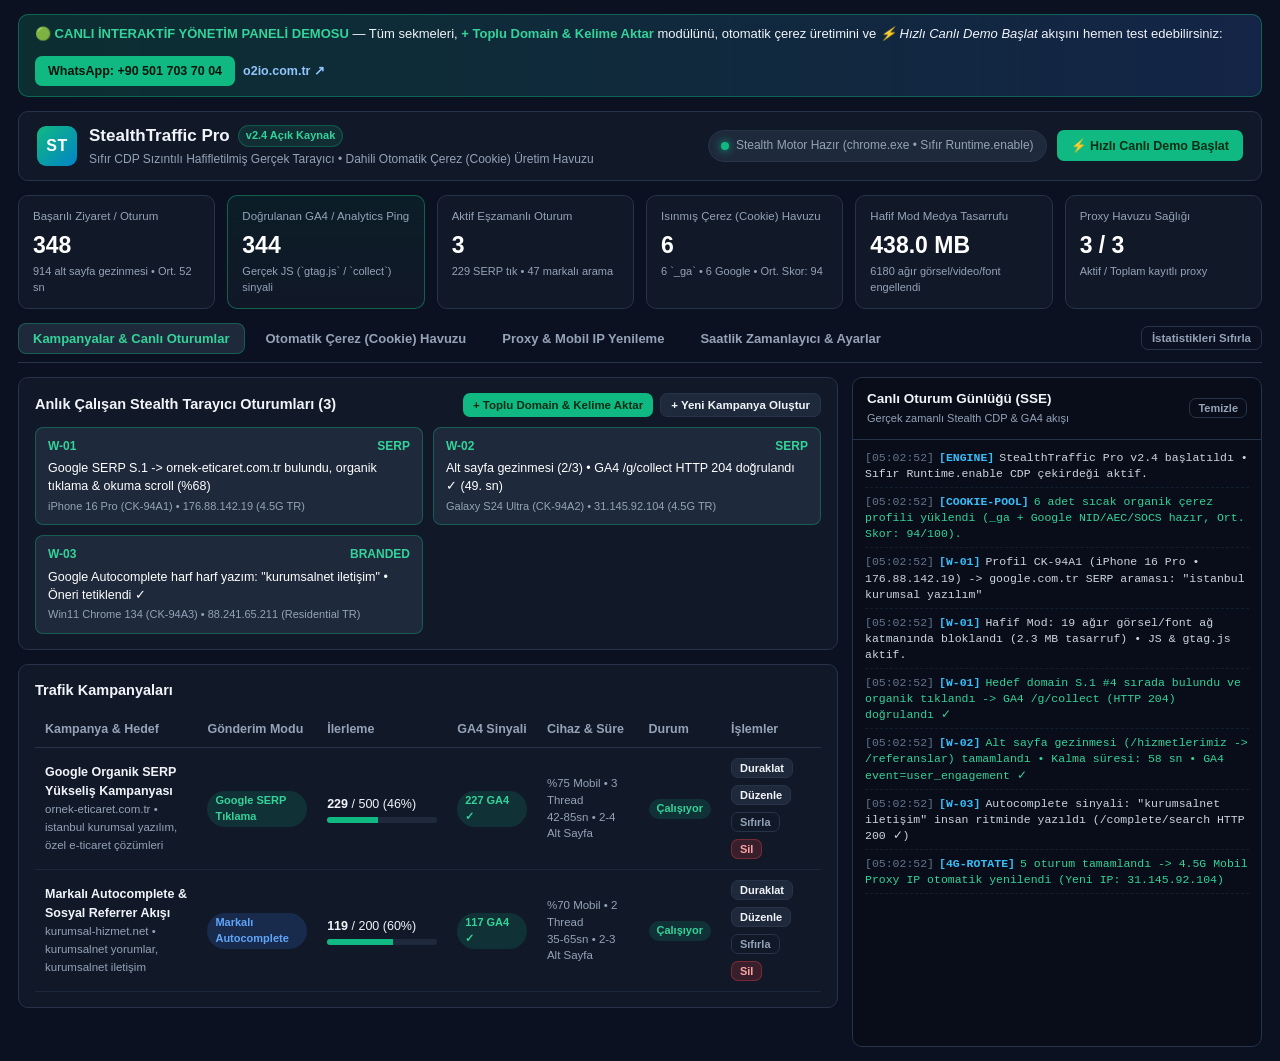
<file: index.html>
<!DOCTYPE html>
<html lang="tr">
<head>
  <meta charset="UTF-8" />
  <meta name="viewport" content="width=device-width, initial-scale=1.0" />
  <title>StealthTraffic Pro — Hafifletilmiş Gerçek Tarayıcı & Otomatik Çerez Havuzu</title>
  <link rel="stylesheet" href="./styles.css" />
</head>
<body>
  <div class="app-shell">
    <div class="live-demo-ribbon">
      <div>
        <strong>🟢 CANLI İNTERAKTİF YÖNETİM PANELİ DEMOSU</strong> &mdash; Tüm sekmeleri, <strong>+ Toplu Domain &amp; Kelime Aktar</strong> modülünü, otomatik çerez üretimini ve <em>⚡ Hızlı Canlı Demo Başlat</em> akışını hemen test edebilirsiniz:
      </div>
      <div style="display:flex;gap:8px;align-items:center;">
        <a class="wa-cta" href="https://wa.me/905017037004?text=Merhaba%2C%20StealthTraffic%20Pro%20canl%C4%B1%20GA4%20hit%20demosu%20i%C3%A7in%20yaz%C4%B1yorum" target="_blank" rel="noopener">WhatsApp: +90 501 703 70 04</a>
        <a href="https://o2io.com.tr" target="_blank" rel="noopener" style="color:#93c5fd;font-weight:600;text-decoration:none;font-size:12.5px;">o2io.com.tr ↗</a>
      </div>
    </div>
    <!-- TOP HEADER -->
    <header class="topbar">
      <div class="brand">
        <div class="brand-logo">ST</div>
        <div>
          <h1>StealthTraffic Pro <span class="ver-badge">v2.4 Açık Kaynak</span></h1>
          <p class="subtitle">Sıfır CDP Sızıntılı Hafifletilmiş Gerçek Tarayıcı &bull; Dahili Otomatik Çerez (Cookie) Üretim Havuzu</p>
        </div>
      </div>
      <div class="topbar-actions">
        <div class="engine-pill" id="browserStatusPill">
          <span class="dot dot-ok"></span>
          <span id="browserStatusText">Tarayıcı Motoru Kontrol Ediliyor...</span>
        </div>
        <button class="btn btn-primary" id="btnOpenQuickDemo">⚡ Hızlı Canlı Demo Başlat</button>
      </div>
    </header>

    <!-- KPI SUMMARY STRIP -->
    <section class="kpi-grid">
      <div class="kpi-card">
        <div class="kpi-label">Başarılı Ziyaret / Oturum</div>
        <div class="kpi-value" id="kpiSuccess">0</div>
        <div class="kpi-sub"><span id="kpiSubpages">0</span> alt sayfa gezinmesi &bull; Ort. <span id="kpiAvgDwell">0</span> sn</div>
      </div>
      <div class="kpi-card kpi-emerald">
        <div class="kpi-label">Doğrulanan GA4 / Analytics Ping</div>
        <div class="kpi-value" id="kpiGaHits">0</div>
        <div class="kpi-sub">Gerçek JS (`gtag.js` / `collect`) sinyali</div>
      </div>
      <div class="kpi-card">
        <div class="kpi-label">Aktif Eşzamanlı Oturum</div>
        <div class="kpi-value" id="kpiActiveWorkers">0</div>
        <div class="kpi-sub"><span id="kpiSerpClicks">0</span> SERP tık &bull; <span id="kpiBranded">0</span> markalı arama</div>
      </div>
      <div class="kpi-card">
        <div class="kpi-label">Isınmış Çerez (Cookie) Havuzu</div>
        <div class="kpi-value" id="kpiCookiePool">0</div>
        <div class="kpi-sub"><span id="kpiCookieGa">0</span> `_ga` &bull; <span id="kpiCookieGoogle">0</span> Google &bull; Ort. Skor: <span id="kpiCookieScore">0</span></div>
      </div>
      <div class="kpi-card">
        <div class="kpi-label">Hafif Mod Medya Tasarrufu</div>
        <div class="kpi-value" id="kpiSavedMb">0 MB</div>
        <div class="kpi-sub"><span id="kpiBlockedReq">0</span> ağır görsel/video/font engellendi</div>
      </div>
      <div class="kpi-card">
        <div class="kpi-label">Proxy Havuzu Sağlığı</div>
        <div class="kpi-value" id="kpiProxies">0 / 0</div>
        <div class="kpi-sub">Aktif / Toplam kayıtlı proxy</div>
      </div>
    </section>

    <!-- NAVIGATION TABS -->
    <nav class="tabs-bar">
      <button class="tab-btn active" data-tab="tab-campaigns">Kampanyalar & Canlı Oturumlar</button>
      <button class="tab-btn" data-tab="tab-cookies">Otomatik Çerez (Cookie) Havuzu</button>
      <button class="tab-btn" data-tab="tab-proxies">Proxy & Mobil IP Yenileme</button>
      <button class="tab-btn" data-tab="tab-settings">Saatlik Zamanlayıcı & Ayarlar</button>
      <div class="tabs-spacer"></div>
      <button class="btn btn-ghost btn-sm" id="btnResetStats">İstatistikleri Sıfırla</button>
    </nav>

    <!-- MAIN WORKSPACE GRID -->
    <div class="workspace-grid">
      <main class="main-panel">
        <!-- TAB 1: CAMPAIGNS -->
        <section class="tab-pane active" id="tab-campaigns">
          <!-- Active Workers Live Strip -->
          <div class="panel-card" id="activeWorkersCard">
            <div class="card-header">
              <h2>Anlık Çalışan Stealth Tarayıcı Oturumları (<span id="activeWorkerCountBadge">0</span>)</h2>
              <div class="btn-row">
                <button class="btn btn-primary btn-sm" id="btnBulkCampaign">+ Toplu Domain &amp; Kelime Aktar</button>
                <button class="btn btn-secondary btn-sm" id="btnNewCampaign">+ Yeni Kampanya Oluştur</button>
              </div>
            </div>
            <div id="activeWorkersList" class="workers-grid">
              <div class="empty-hint">Şu anda aktif çalışan oturum yok. Aşağıdan bir kampanya başlatabilir veya sağ üstten <strong>Hızlı Canlı Demo</strong> gönderebilirsiniz.</div>
            </div>
          </div>

          <!-- Campaigns List -->
          <div class="panel-card">
            <div class="card-header">
              <h2>Trafik Kampanyaları</h2>
            </div>
            <div class="table-wrap">
              <table class="data-table">
                <thead>
                  <tr>
                    <th>Kampanya & Hedef</th>
                    <th>Gönderim Modu</th>
                    <th>İlerleme</th>
                    <th>GA4 Sinyali</th>
                    <th>Cihaz & Süre</th>
                    <th>Durum</th>
                    <th>İşlemler</th>
                  </tr>
                </thead>
                <tbody id="campaignsTableBody"></tbody>
              </table>
            </div>
          </div>
        </section>

        <!-- TAB 2: AUTOMATIC COOKIE POOL -->
        <section class="tab-pane" id="tab-cookies">
          <div class="panel-card">
            <div class="card-header">
              <h2>Dahili Otomatik Çerez (Cookie) Üretim & Yaşlandırma Motoru</h2>
              <div class="btn-row">
                <a class="btn btn-secondary btn-sm" href="#" id="btnExportNetscape">Netscape (.txt) İndir</a>
                <a class="btn btn-secondary btn-sm" href="#" id="btnExportJson">JSON İndir</a>
                <button class="btn btn-secondary btn-sm" id="btnOpenCookieImport">Dışarıdan Çerez İçe Aktar</button>
                <button class="btn btn-danger btn-sm" id="btnClearCookies">Havuzu Temizle</button>
              </div>
            </div>
            <p class="card-desc">
              Dışarıdan çerez satın almaya gerek kalmadan; Google ve popüler haber/otorite sitelerinde gerçek Stealth tarayıcı oturumlarıyla ön gezinme yaparak organik geçmişe sahip (`_ga`, `NID`, `AEC`, `SOCS`) sıcak çerez profilleri üretir.
            </p>
            <div class="form-row-inline">
              <div class="field">
                <label>Üretilecek Profil Adedi</label>
                <input type="number" id="ckCount" value="5" min="1" max="200" />
              </div>
              <div class="field">
                <label>Eşzamanlı Tarayıcı</label>
                <input type="number" id="ckConcurrency" value="2" min="1" max="8" />
              </div>
              <div class="field">
                <label>Cihaz Tipi</label>
                <select id="ckDeviceType">
                  <option value="auto">Karışık (%70 Mobil / %30 Masaüstü)</option>
                  <option value="mobile">Sadece Mobil (Android / iOS)</option>
                  <option value="desktop">Sadece Masaüstü (Win11 / macOS)</option>
                </select>
              </div>
              <div class="field">
                <label>Gezilecek Otorite Site</label>
                <input type="number" id="ckSitesCount" value="3" min="1" max="8" />
              </div>
              <div class="field checkbox-inline">
                <label><input type="checkbox" id="ckUseProxies" /> Proxy Havuzunu Kullan</label>
              </div>
              <div class="field">
                <button class="btn btn-primary" id="btnStartCookieWarmup">Çerez Üretimini Başlat</button>
                <button class="btn btn-danger hidden" id="btnStopCookieWarmup">Durdur</button>
              </div>
            </div>
            <div id="cookieJobProgressBox" class="progress-banner hidden">
              <span id="cookieJobProgressText">Çerez üretiliyor: 0 / 5</span>
            </div>
          </div>

          <div class="panel-card">
            <div class="card-header">
              <h2>Hazır Çerez Profilleri Havuzu</h2>
            </div>
            <div class="table-wrap">
              <table class="data-table">
                <thead>
                  <tr>
                    <th>Profil ID</th>
                    <th>Cihaz Parmak İzi</th>
                    <th>Çerez & Domain</th>
                    <th>Sinyaller</th>
                    <th>Isınma Skoru</th>
                    <th>Kullanım</th>
                    <th>İşlem</th>
                  </tr>
                </thead>
                <tbody id="cookiesTableBody"></tbody>
              </table>
            </div>
          </div>
        </section>

        <!-- TAB 3: PROXY & ROTATING MOBILE IP -->
        <section class="tab-pane" id="tab-proxies">
          <div class="split-2">
            <div class="panel-card">
              <div class="card-header">
                <h2>Toplu Proxy Ekle (HTTP / SOCKS5)</h2>
              </div>
              <p class="card-desc">Desteklenen formatlar: <code>ip:port</code>, <code>ip:port:kullanici:sifre</code>, <code>http://user:pass@ip:port</code>, <code>socks5://user:pass@ip:port</code></p>
              <textarea id="proxyBulkInput" rows="5" placeholder="185.122.40.15:8080:user1:pass1&#10;socks5://user:pass@95.14.22.10:1080"></textarea>
              <div class="btn-row mt-10">
                <button class="btn btn-primary" id="btnImportProxies">Proxyleri Havuza Ekle</button>
                <button class="btn btn-secondary" id="btnTestProxies">Tümünü Test Et (Hız & Çıkış IP)</button>
                <button class="btn btn-secondary" id="btnRemoveDeadProxies">Ölü Proxyleri Sil</button>
                <button class="btn btn-danger" id="btnClearProxies">Tümünü Temizle</button>
              </div>
            </div>

            <div class="panel-card">
              <div class="card-header">
                <h2>Mobil Proxy (4G/5G Rotating) Otomatik IP Yenileme</h2>
              </div>
              <p class="card-desc">Google SERP organik arama modunda CAPTCHA çıkmaması için mobil proxy sağlayıcınızın verdiği IP sıfırlama API adresini tanımlayabilirsiniz.</p>
              <div class="field">
                <label>IP Değiştirme (Reset) Webhook URL</label>
                <input type="text" id="rotApiUrl" placeholder="https://api.mobilproxy.com/changeip?token=..." />
              </div>
              <div class="field mt-10">
                <label>Kaç Ziyarette Bir Otomatik IP Yenilensin?</label>
                <input type="number" id="rotEveryN" value="5" min="1" max="500" />
              </div>
              <div class="btn-row mt-10">
                <button class="btn btn-primary" id="btnSaveRotation">Kaydet</button>
                <button class="btn btn-secondary" id="btnTriggerRotationNow">Şimdi IP Yenile & Test Et</button>
              </div>
            </div>
          </div>

          <div class="panel-card">
            <div class="card-header">
              <h2>Kayıtlı Proxy Listesi</h2>
            </div>
            <div class="table-wrap">
              <table class="data-table">
                <thead>
                  <tr>
                    <th>ID</th>
                    <th>Proxy Adresi</th>
                    <th>Durum</th>
                    <th>Gecikme</th>
                    <th>Çıkış IP</th>
                    <th>Başarılı Oturum</th>
                    <th>Sil</th>
                  </tr>
                </thead>
                <tbody id="proxiesTableBody"></tbody>
              </table>
            </div>
          </div>
        </section>

        <!-- TAB 4: HOURLY SCHEDULER & SETTINGS -->
        <section class="tab-pane" id="tab-settings">
          <div class="panel-card">
            <div class="card-header">
              <h2>24 Saatlik Doğal Organik Trafik Dağılım Zamanlayıcısı</h2>
              <label class="switch-label">
                <input type="checkbox" id="setHourlyEnabled" />
                <span>Saatlik Doğal Ritim Aktif</span>
              </label>
            </div>
            <p class="card-desc">Etkinleştirildiğinde gece saatlerinde gönderim hızını doğal oranda yavaşlatıp gündüz/akşam pik saatlerinde %100 kapasiteyle çalıştırır.</p>
            <div id="hourlyBarsContainer" class="hourly-grid"></div>
          </div>

          <div class="panel-card">
            <div class="card-header">
              <h2>Stealth Tarayıcı Motoru & Çerez Tohum (Seed) Ayarları</h2>
            </div>
            <div class="form-grid-2">
              <div class="field">
                <label>Chrome / Chromium / Edge Çalıştırılabilir Dosya Yolu (Boş bırakılırsa otomatik algılanır)</label>
                <input type="text" id="setBrowserPath" placeholder="Otomatik Algıla" />
              </div>
              <div class="field">
                <label>Google Arama Alan Adı</label>
                <select id="setGoogleDomain">
                  <option value="https://www.google.com.tr">google.com.tr (Türkiye)</option>
                  <option value="https://www.google.com">google.com (Global / ABD)</option>
                  <option value="https://www.google.de">google.de (Almanya)</option>
                  <option value="https://www.google.co.uk">google.co.uk (İngiltere)</option>
                </select>
              </div>
              <div class="field">
                <label>Maksimum Küresel Eşzamanlı Tarayıcı Limiti (RAM Koruması)</label>
                <input type="number" id="setMaxConcurrency" value="4" min="1" max="20" />
              </div>
              <div class="field">
                <label>Tarayıcı Dil & Saat Dilimi</label>
                <div class="split-inline">
                  <input type="text" id="setLocale" value="tr-TR" placeholder="tr-TR" />
                  <input type="text" id="setTimezone" value="Europe/Istanbul" placeholder="Europe/Istanbul" />
                </div>
              </div>
              <div class="field checkbox-inline">
                <label><input type="checkbox" id="setLightweight" checked /> Varsayılan Hafif Mod (Ağır Görsel/Video/Font Engelle, GA4 & JS Açık Tut)</label>
              </div>
              <div class="field checkbox-inline">
                <label><input type="checkbox" id="setHeadless" checked /> Varsayılan Arka Plan Modu (Headless — Kapatılırsa tarayıcı pencereleri ekranda görünür)</label>
              </div>
            </div>
            <div class="field mt-10">
              <label>Otomatik Çerez Isıtma Otorite / Haber Siteleri (Her satıra 1 URL)</label>
              <textarea id="setSeedSites" rows="5"></textarea>
            </div>
            <div class="btn-row mt-10">
              <button class="btn btn-primary" id="btnSaveSettings">Tüm Ayarları Kaydet</button>
            </div>
          </div>
        </section>
      </main>

      <!-- RIGHT SIDEBAR: LIVE REAL-TIME WORKER TERMINAL -->
      <aside class="terminal-panel">
        <div class="terminal-header">
          <div>
            <h3>Canlı Oturum Günlüğü (SSE)</h3>
            <span class="term-sub">Gerçek zamanlı Stealth CDP & GA4 akışı</span>
          </div>
          <button class="btn btn-ghost btn-xs" id="btnClearLogs">Temizle</button>
        </div>
        <div class="terminal-body" id="liveLogStream"></div>
      </aside>
    </div>
  </div>

  <!-- MODAL 1: QUICK LIVE DEMO -->
  <div class="modal-backdrop hidden" id="modalQuickDemo">
    <div class="modal-box">
      <div class="modal-header">
        <h3>⚡ Müşteri İçin Hızlı Canlı Demo Başlat</h3>
        <button class="close-btn" data-close="modalQuickDemo">&times;</button>
      </div>
      <div class="modal-body">
        <p class="card-desc">Hedef siteye saniyeler içinde gerçek JS/GA4 sinyalli, otomatik çerezli ve alt sayfa gezinmeli canlı demo oturumları gönderir.</p>
        <div class="field">
          <label>Hedef Site URL Adresi *</label>
          <input type="text" id="demoUrl" placeholder="https://ornek-musteri-sitesi.com/" />
        </div>
        <div class="form-grid-2 mt-10">
          <div class="field">
            <label>Gönderim Modu</label>
            <select id="demoMode">
              <option value="direct">Direkt & Anlık GA4 Ziyaretçi (En Hızlı Demo)</option>
              <option value="referrer">Sosyal Medya / Google Referrer Girişi</option>
              <option value="serp">Google'da Kelime Aratıp Tıklama (SERP)</option>
              <option value="branded">Markalı Arama & Autocomplete Sinyali</option>
            </select>
          </div>
          <div class="field">
            <label>Anahtar Kelime (SERP / Markalı mod için)</label>
            <input type="text" id="demoKeyword" placeholder="örnek anahtar kelime" />
          </div>
          <div class="field">
            <label>Demo Ziyaret Adedi</label>
            <input type="number" id="demoVisits" value="3" min="1" max="25" />
          </div>
          <div class="field">
            <label>Eşzamanlı Oturum</label>
            <input type="number" id="demoConcurrency" value="2" min="1" max="6" />
          </div>
          <div class="field">
            <label>Sitede Kalma Süresi (Saniye)</label>
            <input type="number" id="demoDwell" value="35" min="10" max="300" />
          </div>
          <div class="field">
            <label>Gezilecek Alt Sayfa Sayısı</label>
            <input type="number" id="demoSubpages" value="2" min="0" max="6" />
          </div>
        </div>
        <div class="checkbox-group mt-10">
          <label><input type="checkbox" id="demoLightweight" checked /> Hafifletilmiş Gerçek Tarayıcı (Görsel/Video Kapat, GA4 JS Çalıştır)</label>
          <label><input type="checkbox" id="demoVisibleWindow" /> Tarayıcıyı Ekranda Görünür Aç (Canlı Ekran Paylaşımında İzletmek İçin)</label>
          <label><input type="checkbox" id="demoUseCookies" checked /> Çerez Havuzundan Isınmış Profil Kullan</label>
          <label><input type="checkbox" id="demoUseProxies" /> Proxy Havuzunu Kullan</label>
        </div>
      </div>
      <div class="modal-footer">
        <button class="btn btn-secondary" data-close="modalQuickDemo">İptal</button>
        <button class="btn btn-primary" id="btnSubmitQuickDemo">Canlı Demoyu Şimdi Başlat</button>
      </div>
    </div>
  </div>

  <!-- MODAL 2: CAMPAIGN CREATE / EDIT -->
  <div class="modal-backdrop hidden" id="modalCampaign">
    <div class="modal-box modal-lg">
      <div class="modal-header">
        <h3 id="campModalTitle">Kampanya Oluştur / Düzenle</h3>
        <button class="close-btn" data-close="modalCampaign">&times;</button>
      </div>
      <div class="modal-body">
        <input type="hidden" id="campId" />
        <div class="form-grid-2">
          <div class="field">
            <label>Kampanya Adı *</label>
            <input type="text" id="campName" placeholder="Örn: Ana Kelime SERP Kampanyası" />
          </div>
          <div class="field">
            <label>Trafik Gönderim Modu</label>
            <select id="campMode">
              <option value="serp">Google Organik Arama & Tıklama (SERP CTR)</option>
              <option value="branded">Markalı Arama & Autocomplete Sinyali</option>
              <option value="referrer">Sosyal Medya / Özel Referrer Hit</option>
              <option value="direct">Direkt & GA4 Anlık Trafik</option>
            </select>
          </div>
          <div class="field">
            <label>Hedef Domain (SERP eşleşmesi için) *</label>
            <input type="text" id="campDomain" placeholder="orneksite.com" />
          </div>
          <div class="field">
            <label>Marka Adı (Markalı Autocomplete modu için)</label>
            <input type="text" id="campBrand" placeholder="ÖrnekMarka" />
          </div>
        </div>
        <div class="form-grid-2 mt-10">
          <div class="field">
            <label>Hedef Sayfa URL'leri (Her satıra 1 URL)</label>
            <textarea id="campUrls" rows="3" placeholder="https://orneksite.com/"></textarea>
          </div>
          <div class="field">
            <label>Aranacak Anahtar Kelimeler (Her satıra 1 kelime)</label>
            <textarea id="campKeywords" rows="3" placeholder="örnek kelime 1&#10;örnek kelime 2"></textarea>
          </div>
        </div>
        <div class="field mt-10">
          <label>Referrer (Yönlendiren) Kaynakları (Referrer modu için her satıra 1 URL)</label>
          <textarea id="campReferrers" rows="2">https://t.co/
https://l.instagram.com/
https://www.youtube.com/</textarea>
        </div>
        <div class="form-grid-4 mt-10">
          <div class="field">
            <label>Toplam Hedef Ziyaret</label>
            <input type="number" id="campTargetVisits" value="100" min="1" />
          </div>
          <div class="field">
            <label>Eşzamanlı Oturum</label>
            <input type="number" id="campConcurrency" value="2" min="1" max="16" />
          </div>
          <div class="field">
            <label>Mobil Cihaz Oranı (%)</label>
            <input type="number" id="campMobileRatio" value="70" min="0" max="100" />
          </div>
          <div class="field">
            <label>Max SERP Sayfa Taraması</label>
            <input type="number" id="campMaxSerp" value="3" min="1" max="10" />
          </div>
          <div class="field">
            <label>Min. Kalma Süresi (sn)</label>
            <input type="number" id="campDwellMin" value="30" min="5" />
          </div>
          <div class="field">
            <label>Max. Kalma Süresi (sn)</label>
            <input type="number" id="campDwellMax" value="70" min="10" />
          </div>
          <div class="field">
            <label>Min. Alt Sayfa Gezme</label>
            <input type="number" id="campSubMin" value="1" min="0" max="10" />
          </div>
          <div class="field">
            <label>Max. Alt Sayfa Gezme</label>
            <input type="number" id="campSubMax" value="3" min="0" max="10" />
          </div>
        </div>
        <div class="checkbox-group mt-10">
          <label><input type="checkbox" id="campUseCookies" checked /> Çerez Havuzundan Isınmış Profil Kullan & Her Ziyarette Yaşlandır</label>
          <label><input type="checkbox" id="campAutoWarm" checked /> Çerez Havuzu Boşsa Oturum Öncesi Otomatik Çerez Üret</label>
          <label><input type="checkbox" id="campLightweight" checked /> Hafifletilmiş Gerçek Tarayıcı (Ağır Medya/Font Engelle, GA4 JS Açık)</label>
          <label><input type="checkbox" id="campHeadless" checked /> Arka Planda Çalıştır (Headless)</label>
          <label><input type="checkbox" id="campUseProxies" /> Proxy Havuzunu Kullan</label>
        </div>
      </div>
      <div class="modal-footer">
        <button class="btn btn-secondary" data-close="modalCampaign">Vazgeç</button>
        <button class="btn btn-primary" id="btnSaveCampaign">Kampanyayı Kaydet</button>
      </div>
    </div>
  </div>

  <!-- MODAL 3: COOKIE IMPORT -->
  <div class="modal-backdrop hidden" id="modalCookieImport">
    <div class="modal-box">
      <div class="modal-header">
        <h3>Dışarıdan Çerez (Cookie) İçe Aktar</h3>
        <button class="close-btn" data-close="modalCookieImport">&times;</button>
      </div>
      <div class="modal-body">
        <p class="card-desc">Netscape HTTP Cookie (<code>.txt</code>) veya JSON (Cookie-Editor / StealthTraffic) formatındaki çerezlerinizi aşağıya yapıştırın.</p>
        <textarea id="cookieImportTextarea" rows="8" placeholder="# Netscape HTTP Cookie File veya [{ &quot;name&quot;: &quot;_ga&quot;, ... }]"></textarea>
      </div>
      <div class="modal-footer">
        <button class="btn btn-secondary" data-close="modalCookieImport">İptal</button>
        <button class="btn btn-primary" id="btnSubmitCookieImport">Havuza Aktar</button>
      </div>
    </div>
  </div>

  <!-- MODAL 4: BULK MULTI-DOMAIN & KEYWORD MATRIX IMPORT -->
  <div class="modal-backdrop hidden" id="modalBulkCampaign">
    <div class="modal-box modal-lg">
      <div class="modal-header">
        <h3>🚀 Toplu Domain &amp; Her Domaine Özel Farklı Kelime Listesi Aktar</h3>
        <button class="close-btn" data-close="modalBulkCampaign">&times;</button>
      </div>
      <div class="modal-body">
        <p class="card-desc">Her satıra <code>domain.com | kelime 1, kelime 2, kelime 3</code> formatında istediğiniz kadar farklı site ve her siteye özel anahtar kelimeleri yapıştırın. Motor her domaini kendi kelime havuzuyla ayrı sıcak çerez profilleri üzerinden paralel çalıştırır.</p>
        <div class="field">
          <label>Toplu Domain &amp; Kelime Listesi (Her Satır Ayrı Domain) *</label>
          <textarea id="bulkDomainsInput" rows="7" placeholder="ornek-site1.com | istanbul web tasarım, kurumsal seo hizmeti&#10;ikincisite.net | ankara nakliyat firması, evden eve taşımacılık&#10;ucuncudomain.org | özel yazılım geliştirme, mobil uygulama ajansı"></textarea>
        </div>
        <div class="form-grid-2 mt-10">
          <div class="field">
            <label>Gönderim Modu</label>
            <select id="bulkMode">
              <option value="serp">Google Organik SERP Arama &amp; Tıklama</option>
              <option value="branded">Markalı Autocomplete &amp; Arama</option>
              <option value="referrer">Sosyal / Google Referrer Girişi</option>
              <option value="direct">Direkt &amp; Anlık GA4 Ziyaretçi</option>
            </select>
          </div>
          <div class="field">
            <label>Domain Başına Hedef Hit</label>
            <input type="number" id="bulkVisits" value="150" min="1" max="50000" />
          </div>
          <div class="field">
            <label>Domain Başına Eşzamanlı Thread</label>
            <input type="number" id="bulkConcurrency" value="2" min="1" max="8" />
          </div>
          <div class="field">
            <label>Sitede Kalma Aralığı (Min - Max Sn)</label>
            <div style="display:flex;gap:8px;">
              <input type="number" id="bulkDwellMin" value="35" min="5" max="300" />
              <input type="number" id="bulkDwellMax" value="75" min="10" max="600" />
            </div>
          </div>
        </div>
        <div class="checkbox-group mt-10">
          <label><input type="checkbox" id="bulkAutoStart" checked /> İçe Aktarır Aktarmaz Tüm Domainleri Eşzamanlı Başlat</label>
          <label><input type="checkbox" id="bulkUseProxies" checked /> Proxy Havuzunu &amp; Otomatik Sıcak Çerez (Cookie) Havuzunu Kullan</label>
        </div>
      </div>
      <div class="modal-footer">
        <button class="btn btn-secondary" data-close="modalBulkCampaign">İptal</button>
        <button class="btn btn-primary" id="btnSubmitBulkCampaign">Toplu Kampanyaları Oluştur &amp; Başlat</button>
      </div>
    </div>
  </div>

  <div id="toastContainer" class="toast-container"></div>
  <script src="./app.js"></script>
</body>
</html>
</file>
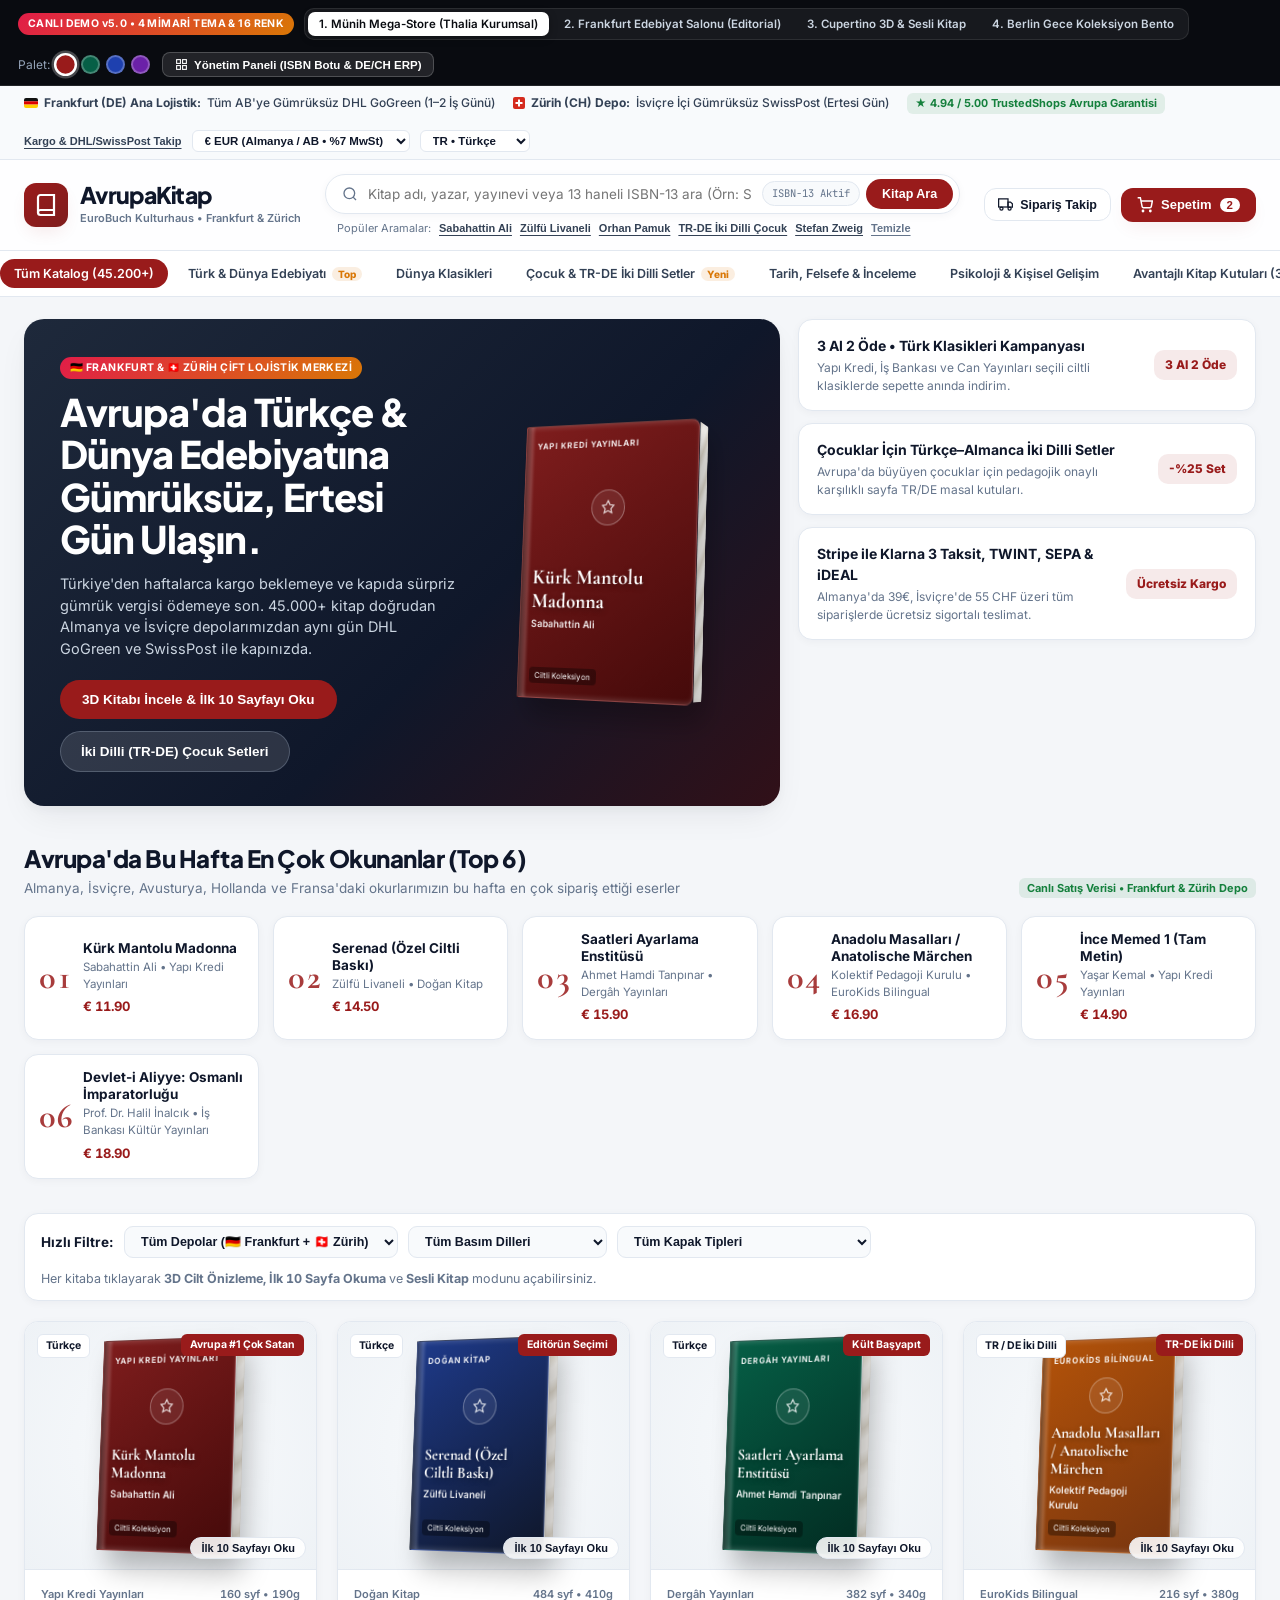
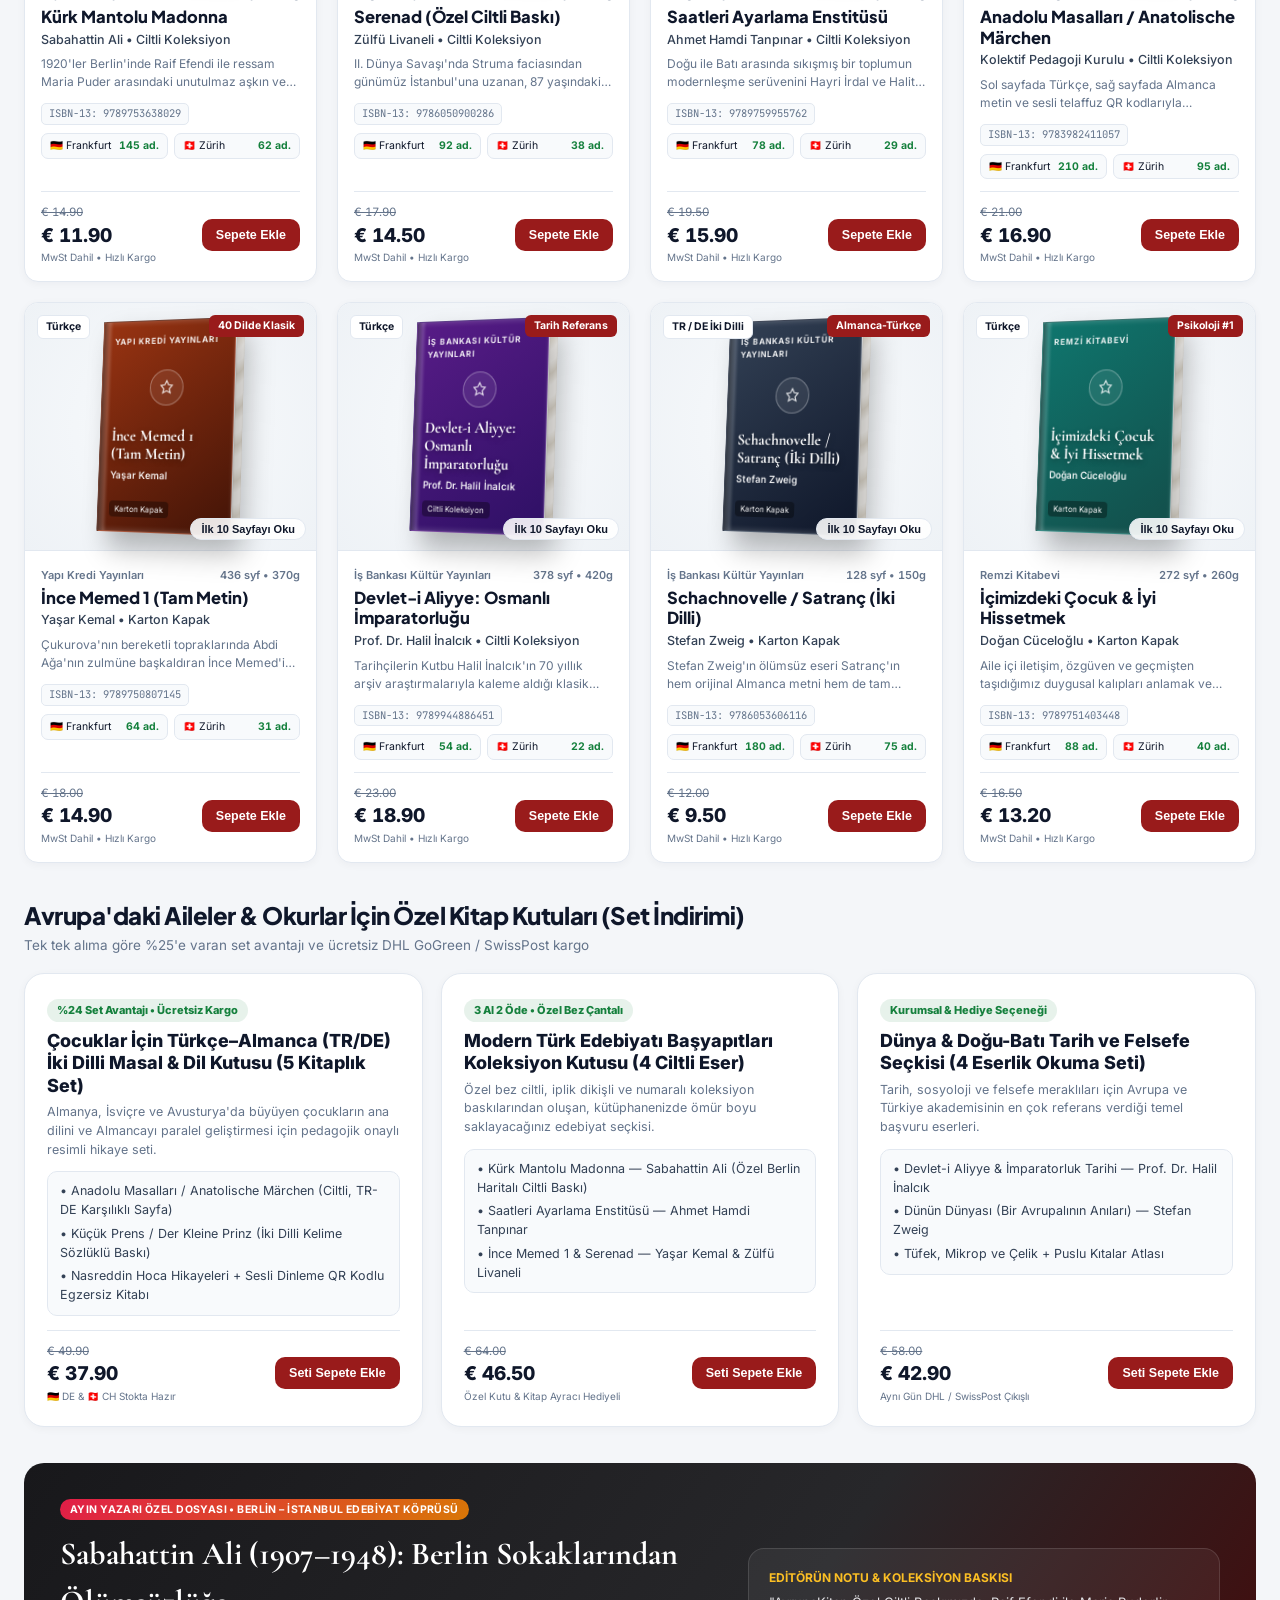
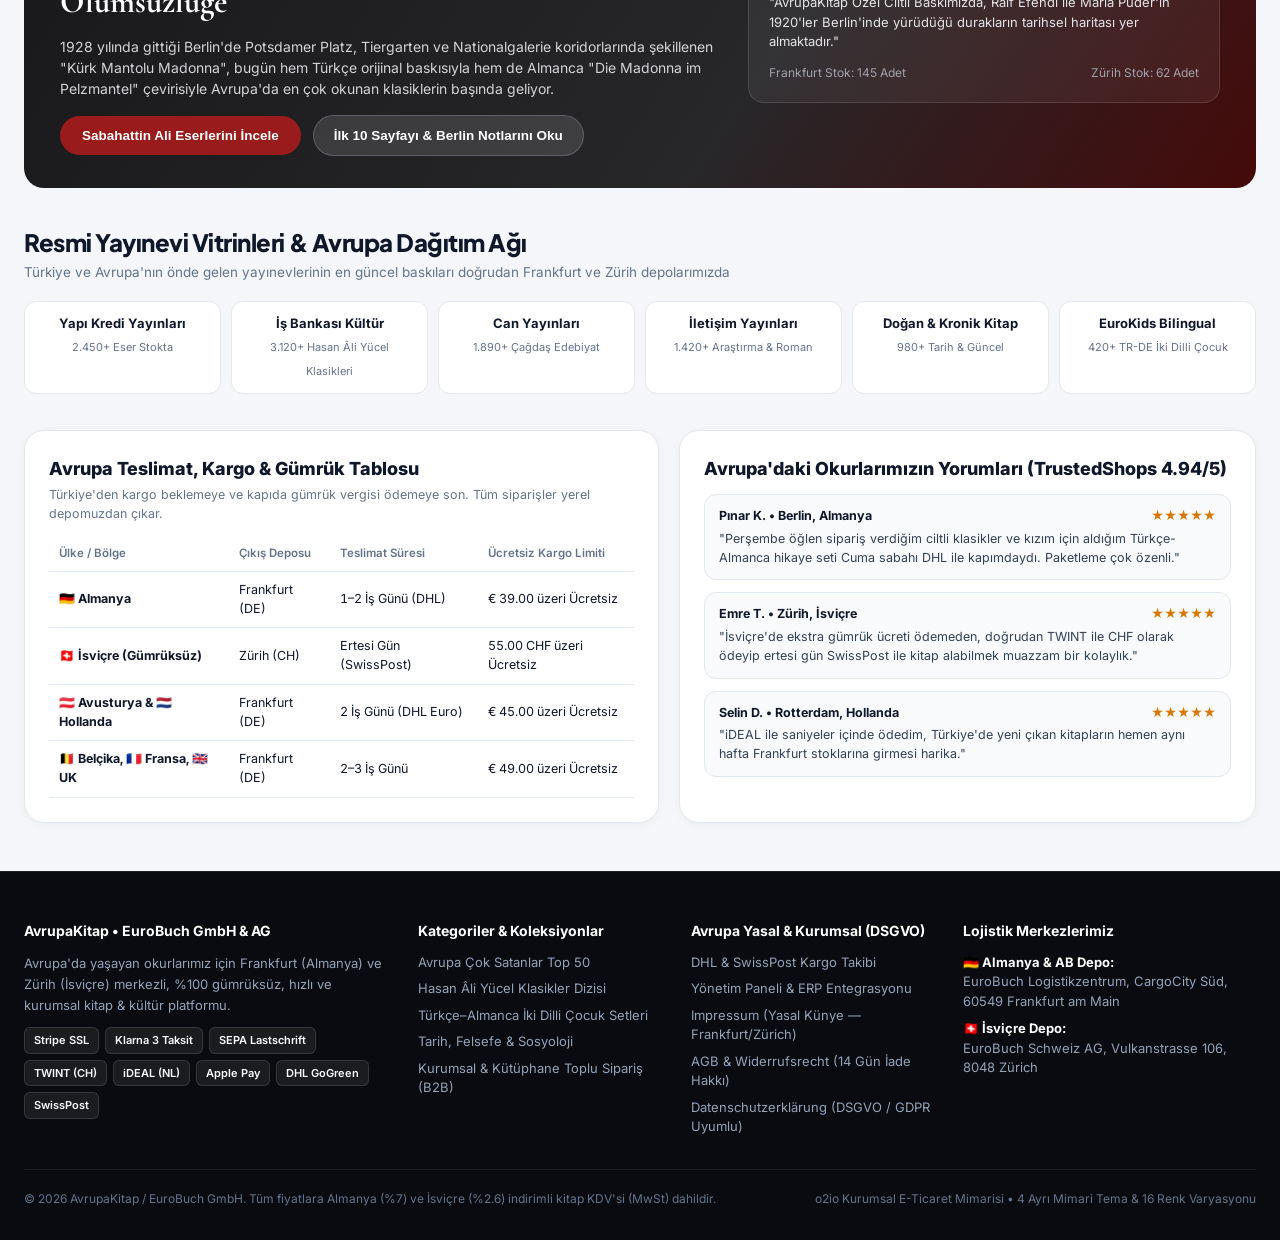
<file: avrupa-kitap/index.html>
<!DOCTYPE html>
<html lang="tr" data-theme="munich" data-palette="crimson">
<head>
  <meta charset="UTF-8" />
  <meta name="viewport" content="width=device-width, initial-scale=1.0" />
  <title>EuroBuch & AvrupaKitap — Avrupa'nın Kurumsal Türkçe & Dünya Edebiyatı Kültür Mağazası (Frankfurt DE & Zürih CH)</title>
  <link rel="preconnect" href="https://fonts.googleapis.com">
  <link rel="preconnect" href="https://fonts.gstatic.com" crossorigin>
  <link href="https://fonts.googleapis.com/css2?family=Cormorant+Garamond:ital,wght@0,600;0,700;1,600&family=Inter:wght@400;500;600;700&family=JetBrains+Mono:wght@500;600&family=Plus+Jakarta+Sans:wght@500;600;700;800&display=swap" rel="stylesheet">
  <style>
    :root {
      --bg: #F4F6F9;
      --surface: #FFFFFF;
      --surface-2: #F8FAFC;
      --surface-3: #EEF2F6;
      --glass: rgba(255, 255, 255, 0.88);
      --text: #0F172A;
      --text-2: #334155;
      --muted: #64748B;
      --border: #E2E8F0;
      --primary: #991B1B;
      --primary-hover: #7F1D1D;
      --primary-soft: rgba(153, 27, 27, 0.09);
      --accent: #D97706;
      --accent-soft: rgba(217, 119, 6, 0.12);
      --ok: #15803D;
      --ok-soft: rgba(21, 128, 61, 0.1);
      --radius: 14px;
      --radius-lg: 22px;
      --shadow-sm: 0 2px 8px rgba(15, 23, 42, 0.04);
      --shadow: 0 14px 34px -8px rgba(15, 23, 42, 0.08), 0 4px 10px rgba(15, 23, 42, 0.03);
      --shadow-lg: 0 24px 48px -12px rgba(15, 23, 42, 0.14);
      --font-head: 'Plus Jakarta Sans', -apple-system, BlinkMacSystemFont, sans-serif;
      --font-body: 'Inter', -apple-system, BlinkMacSystemFont, sans-serif;
      --font-serif: 'Cormorant Garamond', Georgia, serif;
      --font-mono: 'JetBrains Mono', monospace;
      --ease: cubic-bezier(0.16, 1, 0.3, 1);
    }

    /* 4 NAMED COLOR PALETTES (16 VARIATIONS ACROSS 4 WORLDS) */
    html[data-palette="crimson"] { --primary: #991B1B; --primary-hover: #7F1D1D; --primary-soft: rgba(153, 27, 27, 0.09); --accent: #D97706; }
    html[data-palette="emerald"] { --primary: #065F46; --primary-hover: #064E3B; --primary-soft: rgba(6, 95, 70, 0.09); --accent: #B45309; }
    html[data-palette="cobalt"]  { --primary: #1E40AF; --primary-hover: #1E3A8A; --primary-soft: rgba(30, 64, 175, 0.09); --accent: #0284C7; }
    html[data-palette="plum"]    { --primary: #6B21A8; --primary-hover: #581C87; --primary-soft: rgba(107, 33, 168, 0.09); --accent: #C026D3; }

    /* WORLD 1: MÜNİH KURUMSAL MEGA-STORE (Thalia.de & Hugendubel Benchmark) */
    html[data-theme="munich"] {
      --bg: #F4F6F9;
      --surface: #FFFFFF;
      --surface-2: #F8FAFC;
      --surface-3: #EEF2F6;
      --text: #0F172A;
      --text-2: #334155;
      --muted: #64748B;
      --border: #E2E8F0;
      --radius: 14px;
      --radius-lg: 20px;
    }

    /* WORLD 2: FRANKFURT EDEBİYAT SALONU (Waterstones & Stripe Editorial Luxury) */
    html[data-theme="salon"] {
      --bg: #FAF6EE;
      --surface: #FFFDF9;
      --surface-2: #F4EFE4;
      --surface-3: #EBE3D3;
      --glass: rgba(255, 253, 249, 0.92);
      --text: #1C1917;
      --text-2: #44403C;
      --muted: #78716C;
      --border: #E2D9C8;
      --radius: 10px;
      --radius-lg: 16px;
      --font-head: 'Cormorant Garamond', Georgia, serif;
    }

    /* WORLD 3: CUPERTINO 3D & SESLİ KİTAP STÜDYOSU (Apple Books Spatial Glass) */
    html[data-theme="apple"] {
      --bg: #F5F5F7;
      --surface: #FFFFFF;
      --surface-2: #FAFAFC;
      --surface-3: #ECECEF;
      --glass: rgba(255, 255, 255, 0.82);
      --text: #1D1D1F;
      --text-2: #424245;
      --muted: #6E6E73;
      --border: #E5E5EA;
      --radius: 20px;
      --radius-lg: 28px;
    }

    /* WORLD 4: BERLİN KOLEKSİYON & GECE BENTO (Raycast Obsidian & Velvet Book Vault) */
    html[data-theme="bento"] {
      --bg: #090B10;
      --surface: #12151E;
      --surface-2: #181C28;
      --surface-3: #1F2433;
      --glass: rgba(18, 21, 30, 0.88);
      --text: #F8FAFC;
      --text-2: #CBD5E1;
      --muted: #94A3B8;
      --border: #262C3E;
      --radius: 18px;
      --radius-lg: 24px;
      --shadow: 0 20px 42px -10px rgba(0, 0, 0, 0.65);
    }
    html[data-theme="bento"][data-palette="crimson"] { --primary: #F43F5E; --primary-hover: #E11D48; --primary-soft: rgba(244, 63, 94, 0.15); --accent: #F59E0B; }
    html[data-theme="bento"][data-palette="emerald"] { --primary: #10B981; --primary-hover: #059669; --primary-soft: rgba(16, 185, 129, 0.15); --accent: #FBBF24; }
    html[data-theme="bento"][data-palette="cobalt"]  { --primary: #38BDF8; --primary-hover: #0284C7; --primary-soft: rgba(56, 189, 248, 0.15); --accent: #818CF8; }
    html[data-theme="bento"][data-palette="plum"]    { --primary: #C084FC; --primary-hover: #A855F7; --primary-soft: rgba(192, 132, 252, 0.15); --accent: #F472B6; }

    * { box-sizing: border-box; margin: 0; padding: 0; }
    ::selection { background: var(--primary); color: #FFFFFF; }
    ::-webkit-scrollbar { width: 10px; height: 10px; }
    ::-webkit-scrollbar-track { background: var(--bg); }
    ::-webkit-scrollbar-thumb { background: var(--border); border-radius: 999px; border: 2px solid var(--bg); }
    ::-webkit-scrollbar-thumb:hover { background: var(--muted); }
    :focus-visible { outline: 2px solid var(--primary); outline-offset: 2px; }

    body {
      font-family: var(--font-body);
      background: var(--bg);
      color: var(--text);
      line-height: 1.5;
      transition: background 0.35s var(--ease), color 0.35s var(--ease);
      overflow-x: hidden;
      -webkit-font-smoothing: antialiased;
    }

    .tabular { font-variant-numeric: tabular-nums; }
    .container { max-width: 1360px; margin: 0 auto; padding: 0 24px; }

    /* 1. STICKY STUDIO THEME & PALETTE SWITCHER BAR */
    .studio-bar {
      position: sticky;
      top: 0;
      z-index: 1200;
      background: #090B10;
      color: #F8FAFC;
      border-bottom: 1px solid rgba(255,255,255,0.1);
      padding: 8px 18px;
      font-size: 12px;
    }
    .studio-inner {
      max-width: 1360px;
      margin: 0 auto;
      display: flex;
      align-items: center;
      justify-content: space-between;
      gap: 12px;
      flex-wrap: wrap;
    }
    .studio-left { display: flex; align-items: center; gap: 10px; flex-wrap: wrap; }
    .studio-pill {
      background: linear-gradient(135deg, #E11D48, #D97706);
      color: #fff;
      font-weight: 700;
      padding: 3px 10px;
      border-radius: 999px;
      font-size: 10.5px;
      letter-spacing: 0.04em;
    }
    .theme-tabs {
      display: flex;
      background: rgba(255,255,255,0.06);
      padding: 3px;
      border-radius: 10px;
      border: 1px solid rgba(255,255,255,0.09);
      gap: 4px;
      flex-wrap: wrap;
    }
    .t-btn {
      border: none;
      background: transparent;
      color: #CBD5E1;
      padding: 5px 11px;
      border-radius: 7px;
      font-size: 11.5px;
      font-weight: 600;
      cursor: pointer;
      transition: all 0.2s;
      font-family: inherit;
    }
    .t-btn:hover { color: #fff; background: rgba(255,255,255,0.06); }
    .t-btn.active {
      background: #FFFFFF;
      color: #090B10;
      box-shadow: 0 2px 8px rgba(0,0,0,0.3);
    }
    .studio-right { display: flex; align-items: center; gap: 12px; flex-wrap: wrap; }
    .palette-group { display: flex; align-items: center; gap: 6px; }
    .p-dot {
      width: 19px;
      height: 19px;
      border-radius: 50%;
      border: 2px solid rgba(255,255,255,0.25);
      cursor: pointer;
      transition: transform 0.2s, border-color 0.2s;
    }
    .p-dot.active { transform: scale(1.22); border-color: #fff; box-shadow: 0 0 0 2px rgba(255,255,255,0.25); }
    .admin-btn-top {
      background: rgba(255,255,255,0.1);
      color: #fff;
      border: 1px solid rgba(255,255,255,0.2);
      padding: 5px 12px;
      border-radius: 8px;
      font-size: 11.5px;
      font-weight: 600;
      cursor: pointer;
      display: inline-flex;
      align-items: center;
      gap: 6px;
      transition: all 0.2s;
    }
    .admin-btn-top:hover { background: #fff; color: #090B10; }

    /* 2. CORPORATE LOGISTICS & TRUST RIBBON (Thalia / Exlibris Standard) */
    .trust-ribbon {
      background: var(--surface-2);
      border-bottom: 1px solid var(--border);
      font-size: 12px;
      color: var(--text-2);
      padding: 7px 0;
    }
    .trust-inner {
      display: flex;
      align-items: center;
      justify-content: space-between;
      gap: 16px;
      flex-wrap: wrap;
    }
    .trust-items { display: flex; align-items: center; gap: 18px; flex-wrap: wrap; }
    .trust-item { display: inline-flex; align-items: center; gap: 6px; font-weight: 500; }
    .trust-badge-ok {
      background: var(--ok-soft);
      color: var(--ok);
      font-weight: 700;
      padding: 2px 8px;
      border-radius: 6px;
      font-size: 11px;
    }
    .trust-Controls { display: flex; align-items: center; gap: 10px; }
    .mini-select {
      background: var(--surface);
      color: var(--text);
      border: 1px solid var(--border);
      padding: 3px 8px;
      border-radius: 6px;
      font-size: 11.5px;
      font-weight: 600;
      cursor: pointer;
    }

    /* 3. ENTERPRISE MEGA-HEADER */
    .site-header {
      background: var(--glass);
      backdrop-filter: saturate(180%) blur(18px);
      border-bottom: 1px solid var(--border);
      position: sticky;
      top: 41px;
      z-index: 1000;
      padding: 14px 0 0;
    }
    .header-main {
      display: grid;
      grid-template-columns: auto 1fr auto;
      align-items: center;
      gap: 24px;
      padding-bottom: 14px;
    }
    .brand {
      display: flex;
      align-items: center;
      gap: 12px;
      text-decoration: none;
      color: var(--text);
    }
    .brand-mark {
      width: 44px;
      height: 44px;
      border-radius: 12px;
      background: linear-gradient(135deg, var(--primary), var(--primary-hover));
      color: #fff;
      display: flex;
      align-items: center;
      justify-content: center;
      box-shadow: 0 8px 18px -4px var(--primary-soft);
      flex-shrink: 0;
    }
    .brand-title {
      font-family: var(--font-head);
      font-size: 23px;
      font-weight: 800;
      letter-spacing: -0.03em;
      line-height: 1.05;
      display: block;
    }
    .brand-sub {
      font-size: 11px;
      color: var(--muted);
      font-weight: 600;
      display: block;
      margin-top: 2px;
    }

    /* Smart Omni-Search */
    .search-wrap { position: relative; max-width: 640px; width: 100%; margin: 0 auto; }
    .search-box {
      display: flex;
      align-items: center;
      background: var(--surface);
      border: 1.5px solid var(--border);
      border-radius: 999px;
      padding: 4px 6px 4px 16px;
      box-shadow: var(--shadow-sm);
      transition: border-color 0.2s, box-shadow 0.2s;
    }
    .search-box:focus-within {
      border-color: var(--primary);
      box-shadow: 0 0 0 4px var(--primary-soft);
    }
    .search-box input {
      border: none;
      background: transparent;
      color: var(--text);
      width: 100%;
      font-size: 13.5px;
      padding: 7px 10px;
      outline: none;
      font-family: inherit;
    }
    .search-isbn-tag {
      font-family: var(--font-mono);
      font-size: 10.5px;
      background: var(--surface-2);
      color: var(--muted);
      padding: 4px 9px;
      border-radius: 999px;
      border: 1px solid var(--border);
      white-space: nowrap;
      margin-right: 6px;
    }
    .search-btn {
      background: var(--primary);
      color: #fff;
      border: none;
      padding: 8px 16px;
      border-radius: 999px;
      font-size: 12.5px;
      font-weight: 700;
      cursor: pointer;
      transition: background 0.2s;
      white-space: nowrap;
    }
    .search-btn:hover { background: var(--primary-hover); }
    .quick-tags {
      display: flex;
      align-items: center;
      gap: 8px;
      margin-top: 6px;
      padding-left: 12px;
      font-size: 11px;
      color: var(--muted);
      flex-wrap: wrap;
    }
    .q-chip {
      background: none;
      border: none;
      color: var(--text-2);
      font-size: 11px;
      font-weight: 600;
      cursor: pointer;
      text-decoration: underline;
      text-underline-offset: 3px;
      padding: 0;
    }
    .q-chip:hover { color: var(--primary); }

    /* Header Actions */
    .header-actions { display: flex; align-items: center; gap: 10px; }
    .util-btn {
      background: var(--surface);
      color: var(--text);
      border: 1px solid var(--border);
      padding: 8px 13px;
      border-radius: 12px;
      font-size: 12.5px;
      font-weight: 600;
      cursor: pointer;
      display: inline-flex;
      align-items: center;
      gap: 7px;
      transition: all 0.2s;
    }
    .util-btn:hover { border-color: var(--primary); color: var(--primary); }
    .cart-trigger {
      background: var(--primary);
      color: #fff;
      border: none;
      padding: 9px 16px;
      border-radius: 12px;
      font-size: 13px;
      font-weight: 700;
      cursor: pointer;
      display: inline-flex;
      align-items: center;
      gap: 8px;
      box-shadow: 0 8px 20px -6px var(--primary-soft);
      transition: all 0.2s;
    }
    .cart-trigger:hover { background: var(--primary-hover); transform: translateY(-1px); }
    .cart-badge {
      background: #fff;
      color: var(--primary);
      font-weight: 800;
      padding: 1px 7px;
      border-radius: 999px;
      font-size: 11.5px;
    }

    /* Category Mega-Navigation Bar */
    .mega-nav {
      border-top: 1px solid var(--border);
      background: var(--surface);
    }
    .mega-nav-inner {
      display: flex;
      align-items: center;
      justify-content: space-between;
      gap: 6px;
      overflow-x: auto;
      padding: 8px 0;
      scrollbar-width: none;
    }
    .mega-nav-inner::-webkit-scrollbar { display: none; }
    .cat-btn {
      background: transparent;
      color: var(--text-2);
      border: 1px solid transparent;
      padding: 6px 13px;
      border-radius: 999px;
      font-size: 12.5px;
      font-weight: 600;
      cursor: pointer;
      white-space: nowrap;
      display: inline-flex;
      align-items: center;
      gap: 6px;
      transition: all 0.2s;
      font-family: inherit;
    }
    .cat-btn:hover { background: var(--surface-2); color: var(--text); }
    .cat-btn.active {
      background: var(--primary);
      color: #fff;
    }
    .nav-hot {
      background: var(--accent-soft);
      color: var(--accent);
      font-size: 10px;
      font-weight: 800;
      padding: 1px 6px;
      border-radius: 999px;
    }

    /* 4. 3D HARDCOVER BOOK ENGINE + HYPERFRAMES KINETIC FLOAT */
    @keyframes hfFloatBook {
      0%, 100% { transform: rotateY(-22deg) rotateX(5deg) translateY(0px); }
      50% { transform: rotateY(-15deg) rotateX(8deg) translateY(-7px); }
    }
    .book-stage-3d {
      perspective: 1100px;
      display: flex;
      align-items: center;
      justify-content: center;
    }
    .book-3d {
      width: 142px;
      height: 212px;
      position: relative;
      transform-style: preserve-3d;
      transform: rotateY(-22deg) rotateX(5deg);
      transition: transform 0.5s var(--ease);
      cursor: pointer;
    }
    .hero-3d-wrap .book-3d {
      width: 186px;
      height: 276px;
      animation: hfFloatBook 6s ease-in-out infinite;
    }
    .book-3d:hover {
      transform: rotateY(-6deg) rotateX(2deg) scale(1.05) translateY(-4px) !important;
      animation-play-state: paused !important;
    }
    .book-front {
      position: absolute;
      inset: 0;
      border-radius: 3px 8px 8px 3px;
      transform: translateZ(15px);
      box-shadow: 12px 16px 28px rgba(0,0,0,0.28), inset 3px 0 6px rgba(255,255,255,0.25);
      display: flex;
      flex-direction: column;
      justify-content: space-between;
      padding: 14px 12px;
      color: #fff;
      overflow: hidden;
      border: 1px solid rgba(255,255,255,0.18);
    }
    .book-front::before {
      content: '';
      position: absolute;
      left: 0;
      top: 0;
      bottom: 0;
      width: 10px;
      background: linear-gradient(90deg, rgba(0,0,0,0.35), rgba(255,255,255,0.12) 60%, transparent);
      z-index: 2;
    }
    .book-spine {
      position: absolute;
      top: 0;
      bottom: 0;
      left: -15px;
      width: 30px;
      transform: rotateY(-90deg);
      border-radius: 3px 0 0 3px;
      display: flex;
      align-items: center;
      justify-content: center;
      writing-mode: vertical-rl;
      font-size: 9px;
      font-weight: 700;
      color: rgba(255,255,255,0.88);
      letter-spacing: 0.08em;
      filter: brightness(0.78);
      border-right: 1px solid rgba(255,255,255,0.15);
    }
    .book-pages {
      position: absolute;
      top: 3px;
      bottom: 3px;
      right: -13px;
      width: 26px;
      background: repeating-linear-gradient(90deg, #FDFBF7 0px, #FDFBF7 2px, #E6E0D4 2px, #E6E0D4 3px);
      transform: rotateY(90deg);
      border-radius: 0 2px 2px 0;
      box-shadow: inset 0 0 6px rgba(0,0,0,0.12);
    }
    .cov-pub {
      font-size: 8.5px;
      text-transform: uppercase;
      letter-spacing: 0.12em;
      opacity: 0.9;
      font-weight: 700;
      position: relative;
      z-index: 3;
    }
    .cov-ornament {
      width: 36px;
      height: 36px;
      border-radius: 50%;
      border: 1px solid rgba(255,255,255,0.32);
      display: flex;
      align-items: center;
      justify-content: center;
      margin: 4px auto;
      background: rgba(255,255,255,0.08);
      backdrop-filter: blur(4px);
      position: relative;
      z-index: 3;
    }
    .cov-title {
      font-family: var(--font-serif);
      font-size: 16px;
      font-weight: 700;
      line-height: 1.12;
      position: relative;
      z-index: 3;
      text-shadow: 0 2px 6px rgba(0,0,0,0.35);
    }
    .hero-3d-wrap .cov-title { font-size: 21px; }
    .cov-author {
      font-size: 10px;
      font-weight: 600;
      opacity: 0.92;
      margin-top: 4px;
      position: relative;
      z-index: 3;
    }
    .cov-seal {
      font-size: 8px;
      background: rgba(0,0,0,0.35);
      padding: 2px 6px;
      border-radius: 4px;
      align-self: flex-start;
      position: relative;
      z-index: 3;
    }

    /* 5. HERO STAGE (4 DISTINCT ARCHITECTURAL WORLDS) */
    .hero-wrap { margin: 22px 0 26px; }

    /* World 1: Munich Mega-Store Split Hero + 3 Campaign Banners */
    .hero-munich {
      display: grid;
      grid-template-columns: 1.65fr 1fr;
      gap: 18px;
    }
    .munich-main {
      background: linear-gradient(135deg, #1E293B 0%, #0F172A 60%, #311018 100%);
      color: #fff;
      border-radius: var(--radius-lg);
      padding: 34px 36px;
      display: grid;
      grid-template-columns: 1.35fr 0.9fr;
      align-items: center;
      gap: 24px;
      position: relative;
      overflow: hidden;
      box-shadow: var(--shadow);
    }
    .munich-main h1 {
      font-family: var(--font-head);
      font-size: clamp(26px, 3vw, 38px);
      font-weight: 800;
      line-height: 1.12;
      letter-spacing: -0.025em;
      margin-bottom: 12px;
    }
    .munich-main p {
      color: #CBD5E1;
      font-size: 14.5px;
      margin-bottom: 20px;
      max-width: 52ch;
    }
    .munich-side {
      display: flex;
      flex-direction: column;
      gap: 12px;
    }
    .camp-card {
      background: var(--surface);
      border: 1px solid var(--border);
      border-radius: var(--radius);
      padding: 15px 18px;
      display: flex;
      align-items: center;
      justify-content: space-between;
      gap: 14px;
      box-shadow: var(--shadow-sm);
      cursor: pointer;
      transition: all 0.2s;
    }
    .camp-card:hover {
      border-color: var(--primary);
      transform: translateX(3px);
    }
    .camp-card h3 { font-size: 14px; font-weight: 700; margin-bottom: 3px; color: var(--text); }
    .camp-card p { font-size: 12px; color: var(--muted); }
    .camp-badge {
      background: var(--primary-soft);
      color: var(--primary);
      font-weight: 800;
      font-size: 12px;
      padding: 6px 11px;
      border-radius: 10px;
      white-space: nowrap;
    }

    /* World 2: Frankfurt Literary Salon Hero */
    .hero-salon {
      background: linear-gradient(120deg, #FFFDF9 0%, #F5EDE0 100%);
      border: 1px solid #DED4C1;
      border-radius: var(--radius-lg);
      padding: 40px 44px;
      display: grid;
      grid-template-columns: 1.3fr 0.9fr;
      align-items: center;
      gap: 32px;
      box-shadow: var(--shadow);
    }
    .hero-salon h1 {
      font-family: var(--font-serif);
      font-size: clamp(32px, 3.8vw, 48px);
      line-height: 1.06;
      color: #1C1917;
      margin-bottom: 14px;
    }
    .salon-quote {
      border-left: 2px solid var(--primary);
      padding-left: 14px;
      font-family: var(--font-serif);
      font-style: italic;
      font-size: 18px;
      color: #44403C;
      margin: 14px 0 20px;
    }

    /* World 3: Apple Cupertino Spatial Hero */
    .hero-apple {
      background: radial-gradient(circle at 80% 20%, var(--primary-soft), transparent 55%), linear-gradient(180deg, #FFFFFF 0%, #F5F5F7 100%);
      border: 1px solid var(--border);
      border-radius: 28px;
      padding: 42px 46px;
      display: grid;
      grid-template-columns: 1.25fr 0.95fr;
      align-items: center;
      gap: 32px;
      box-shadow: var(--shadow);
    }
    .hero-apple h1 {
      font-size: clamp(30px, 3.5vw, 44px);
      font-weight: 800;
      letter-spacing: -0.03em;
      line-height: 1.08;
      margin-bottom: 14px;
    }
    .audio-bar-preview {
      background: var(--surface);
      border: 1px solid var(--border);
      border-radius: 16px;
      padding: 12px 16px;
      display: flex;
      align-items: center;
      gap: 12px;
      margin-top: 18px;
      box-shadow: var(--shadow-sm);
    }
    .wave-bars { display: flex; align-items: center; gap: 3px; height: 20px; }
    .wave-bars span {
      width: 3px;
      background: var(--primary);
      border-radius: 2px;
      animation: wavePulse 1.1s ease-in-out infinite;
    }
    .wave-bars span:nth-child(2) { height: 18px; animation-delay: 0.15s; }
    .wave-bars span:nth-child(3) { height: 10px; animation-delay: 0.3s; }
    .wave-bars span:nth-child(4) { height: 20px; animation-delay: 0.45s; }
    .wave-bars span:nth-child(5) { height: 13px; animation-delay: 0.6s; }
    @keyframes wavePulse { 0%, 100% { transform: scaleY(0.5); } 50% { transform: scaleY(1.1); } }

    /* World 4: Berlin Collector Dark Bento Hero */
    .hero-bento {
      display: grid;
      grid-template-columns: 1.45fr 1fr;
      gap: 18px;
    }
    .bento-vault {
      background: radial-gradient(circle at 80% 30%, var(--primary-soft), transparent 60%), #12151E;
      border: 1px solid #262C3E;
      border-radius: 24px;
      padding: 36px;
      color: #F8FAFC;
      display: grid;
      grid-template-columns: 1.2fr 0.8fr;
      align-items: center;
      gap: 20px;
    }
    .bento-vault h1 {
      font-size: clamp(26px, 3vw, 38px);
      font-weight: 800;
      line-height: 1.1;
      margin-bottom: 12px;
    }
    .bento-stats-col {
      display: grid;
      grid-template-rows: 1fr 1fr;
      gap: 16px;
    }
    .bento-stat-box {
      background: var(--surface);
      border: 1px solid var(--border);
      border-radius: 20px;
      padding: 22px;
      display: flex;
      flex-direction: column;
      justify-content: space-between;
    }

    .cta-row { display: flex; align-items: center; gap: 12px; flex-wrap: wrap; }
    .btn-primary {
      background: var(--primary);
      color: #fff;
      border: none;
      padding: 12px 22px;
      border-radius: 999px;
      font-size: 13.5px;
      font-weight: 700;
      cursor: pointer;
      display: inline-flex;
      align-items: center;
      gap: 8px;
      transition: all 0.2s;
    }
    .btn-primary:hover { background: var(--primary-hover); transform: translateY(-1px); }
    .btn-ghost {
      background: rgba(255,255,255,0.12);
      color: inherit;
      border: 1px solid rgba(148,163,184,0.35);
      padding: 12px 20px;
      border-radius: 999px;
      font-size: 13.5px;
      font-weight: 600;
      cursor: pointer;
      transition: all 0.2s;
    }
    .btn-ghost:hover { border-color: var(--primary); }

    /* 6. AVRUPA TOP 6 NUMBERED BESTSELLER SHELF (Thalia.de / D&R Style) */
    .section-block { margin: 34px 0; }
    .sec-head {
      display: flex;
      align-items: flex-end;
      justify-content: space-between;
      gap: 16px;
      margin-bottom: 18px;
      flex-wrap: wrap;
    }
    .sec-head h2 {
      font-family: var(--font-head);
      font-size: 24px;
      font-weight: 800;
      letter-spacing: -0.02em;
    }
    .sec-head p { font-size: 13.5px; color: var(--muted); margin-top: 2px; }
    .top6-strip {
      display: grid;
      grid-template-columns: repeat(auto-fill, minmax(205px, 1fr));
      gap: 14px;
    }
    .top-rank-card {
      background: var(--surface);
      border: 1px solid var(--border);
      border-radius: var(--radius);
      padding: 14px;
      display: flex;
      align-items: center;
      gap: 12px;
      position: relative;
      cursor: pointer;
      transition: all 0.2s;
      box-shadow: var(--shadow-sm);
    }
    .top-rank-card:hover {
      border-color: var(--primary);
      transform: translateY(-2px);
      box-shadow: var(--shadow);
    }
    .rank-num {
      font-family: var(--font-serif);
      font-size: 34px;
      font-weight: 700;
      color: var(--primary);
      line-height: 1;
      min-width: 32px;
      opacity: 0.85;
    }
    .rank-meta h4 { font-size: 13.5px; font-weight: 700; line-height: 1.25; margin-bottom: 2px; }
    .rank-meta span { font-size: 11.5px; color: var(--muted); display: block; }
    .rank-meta strong { font-size: 13px; color: var(--primary); margin-top: 4px; display: inline-block; }

    /* 7. FILTER BAR & MAIN CATALOG GRID (4 ARCHITECTURAL CARD LAYOUTS) */
    .filter-toolbar {
      background: var(--surface);
      border: 1px solid var(--border);
      border-radius: var(--radius);
      padding: 12px 16px;
      display: flex;
      align-items: center;
      justify-content: space-between;
      gap: 12px;
      margin-bottom: 20px;
      flex-wrap: wrap;
      box-shadow: var(--shadow-sm);
    }
    .filter-group { display: flex; align-items: center; gap: 10px; flex-wrap: wrap; }
    .f-select {
      background: var(--surface-2);
      color: var(--text);
      border: 1px solid var(--border);
      padding: 7px 12px;
      border-radius: 9px;
      font-size: 12.5px;
      font-weight: 600;
      cursor: pointer;
    }

    .book-grid {
      display: grid;
      grid-template-columns: repeat(auto-fill, minmax(280px, 1fr));
      gap: 20px;
    }
    .book-card {
      background: var(--surface);
      border: 1px solid var(--border);
      border-radius: var(--radius);
      overflow: hidden;
      display: flex;
      flex-direction: column;
      transition: all 0.28s var(--ease);
      box-shadow: var(--shadow-sm);
      position: relative;
    }
    .book-card:hover {
      transform: translateY(-4px);
      box-shadow: var(--shadow);
      border-color: var(--primary);
    }
    .card-3d-wrap {
      height: 248px;
      background: radial-gradient(circle at center, var(--surface-2) 0%, var(--surface-3) 100%);
      display: flex;
      align-items: center;
      justify-content: center;
      position: relative;
      border-bottom: 1px solid var(--border);
      padding: 16px;
    }
    .tag-lang {
      position: absolute;
      top: 12px;
      left: 12px;
      background: var(--surface);
      color: var(--text);
      border: 1px solid var(--border);
      font-size: 10.5px;
      font-weight: 700;
      padding: 3px 8px;
      border-radius: 6px;
      z-index: 5;
    }
    .tag-badge {
      position: absolute;
      top: 12px;
      right: 12px;
      background: var(--primary);
      color: #fff;
      font-size: 10.5px;
      font-weight: 700;
      padding: 3px 9px;
      border-radius: 6px;
      z-index: 5;
    }
    .peek-btn {
      position: absolute;
      bottom: 10px;
      right: 10px;
      background: var(--glass);
      backdrop-filter: blur(8px);
      color: var(--text);
      border: 1px solid var(--border);
      padding: 4px 10px;
      border-radius: 999px;
      font-size: 11px;
      font-weight: 600;
      cursor: pointer;
      z-index: 5;
      transition: all 0.2s;
    }
    .peek-btn:hover { background: var(--primary); color: #fff; border-color: var(--primary); }

    .card-info {
      padding: 16px;
      display: flex;
      flex-direction: column;
      justify-content: space-between;
      flex: 1;
      gap: 12px;
    }
    .pub-line {
      display: flex;
      align-items: center;
      justify-content: space-between;
      font-size: 11px;
      color: var(--muted);
      font-weight: 600;
      margin-bottom: 4px;
    }
    .b-title {
      font-family: var(--font-head);
      font-size: 16.5px;
      font-weight: 800;
      line-height: 1.25;
      cursor: pointer;
      color: var(--text);
      margin-bottom: 3px;
    }
    .b-title:hover { color: var(--primary); }
    .b-author { font-size: 12.5px; color: var(--text-2); font-weight: 500; margin-bottom: 6px; }
    .b-desc {
      font-size: 12px;
      color: var(--muted);
      display: -webkit-box;
      -webkit-line-clamp: 2;
      -webkit-box-orient: vertical;
      overflow: hidden;
      margin-bottom: 8px;
    }
    .isbn-pill {
      display: inline-block;
      font-family: var(--font-mono);
      font-size: 10.5px;
      background: var(--surface-2);
      color: var(--muted);
      padding: 2px 7px;
      border-radius: 5px;
      border: 1px solid var(--border);
      margin-bottom: 8px;
    }
    .de-ch-row {
      display: grid;
      grid-template-columns: 1fr 1fr;
      gap: 6px;
    }
    .de-ch-pill {
      background: var(--surface-2);
      border: 1px solid var(--border);
      border-radius: 7px;
      padding: 4px 8px;
      font-size: 10.5px;
      display: flex;
      align-items: center;
      justify-content: space-between;
    }
    .card-bot {
      display: flex;
      align-items: center;
      justify-content: space-between;
      padding-top: 12px;
      border-top: 1px solid var(--border);
      gap: 8px;
    }
    .p-old { font-size: 11.5px; color: var(--muted); text-decoration: line-through; display: block; }
    .p-now { font-size: 19px; font-weight: 800; color: var(--text); }
    .vat-note { font-size: 10px; color: var(--muted); display: block; }
    .add-btn {
      background: var(--primary);
      color: #fff;
      border: none;
      padding: 9px 14px;
      border-radius: 10px;
      font-size: 12.5px;
      font-weight: 700;
      cursor: pointer;
      transition: all 0.2s;
      white-space: nowrap;
    }
    .add-btn:hover { background: var(--primary-hover); }

    /* THEME-SPECIFIC CATALOG VARIATIONS */
    html[data-theme="salon"] .book-grid {
      grid-template-columns: repeat(auto-fill, minmax(460px, 1fr));
    }
    html[data-theme="salon"] .book-card {
      flex-direction: row;
    }
    html[data-theme="salon"] .card-3d-wrap {
      width: 190px;
      min-width: 190px;
      height: auto;
      border-bottom: none;
      border-right: 1px solid var(--border);
    }
    html[data-theme="bento"] .book-card:nth-child(4n+1) {
      grid-column: span 2;
      flex-direction: row;
    }
    html[data-theme="bento"] .book-card:nth-child(4n+1) .card-3d-wrap {
      width: 220px;
      min-width: 220px;
      height: auto;
      border-bottom: none;
      border-right: 1px solid var(--border);
    }

    /* 8. BILINGUAL (TR-DE) CHILDREN & COLLECTOR BUNDLE BOXES */
    .bundle-grid {
      display: grid;
      grid-template-columns: repeat(auto-fit, minmax(340px, 1fr));
      gap: 18px;
    }
    .bundle-card {
      background: var(--surface);
      border: 1.5px solid var(--border);
      border-radius: var(--radius-lg);
      padding: 22px;
      display: flex;
      flex-direction: column;
      justify-content: space-between;
      gap: 14px;
      box-shadow: var(--shadow-sm);
      position: relative;
      overflow: hidden;
    }
    .bundle-card:hover { border-color: var(--primary); box-shadow: var(--shadow); }
    .bundle-save {
      display: inline-block;
      background: var(--ok-soft);
      color: var(--ok);
      font-weight: 800;
      font-size: 11px;
      padding: 3px 10px;
      border-radius: 999px;
      align-self: flex-start;
    }
    .bundle-card h3 { font-size: 18px; font-weight: 800; line-height: 1.25; }
    .bundle-list {
      list-style: none;
      font-size: 12.5px;
      color: var(--text-2);
      display: flex;
      flex-direction: column;
      gap: 5px;
      padding: 10px 12px;
      background: var(--surface-2);
      border-radius: 10px;
      border: 1px solid var(--border);
    }

    /* 9. AUTHOR OF THE MONTH & PUBLISHER PAVILION */
    .author-spotlight {
      background: linear-gradient(125deg, #18181B 0%, #27272A 60%, #450A0A 100%);
      color: #fff;
      border-radius: var(--radius-lg);
      padding: 32px 36px;
      display: grid;
      grid-template-columns: 1.4fr 1fr;
      gap: 28px;
      align-items: center;
      margin: 36px 0;
    }
    .author-spotlight h3 {
      font-family: var(--font-serif);
      font-size: 32px;
      margin-bottom: 10px;
    }
    .author-spotlight p { color: #D4D4D8; font-size: 14px; margin-bottom: 16px; }
    .pub-strip {
      display: grid;
      grid-template-columns: repeat(auto-fit, minmax(150px, 1fr));
      gap: 10px;
    }
    .pub-card {
      background: var(--surface);
      border: 1px solid var(--border);
      border-radius: 12px;
      padding: 12px 14px;
      text-align: center;
      cursor: pointer;
      transition: all 0.2s;
    }
    .pub-card:hover { border-color: var(--primary); transform: translateY(-2px); }
    .pub-card strong { display: block; font-size: 13px; color: var(--text); }
    .pub-card span { font-size: 11px; color: var(--muted); }

    /* 10. EUROPEAN SHIPPING MATRIX & TRUSTEDSHOPS REVIEWS */
    .info-split {
      display: grid;
      grid-template-columns: 1.1fr 1fr;
      gap: 20px;
      margin: 36px 0;
    }
    .info-panel {
      background: var(--surface);
      border: 1px solid var(--border);
      border-radius: var(--radius-lg);
      padding: 24px;
      box-shadow: var(--shadow-sm);
    }
    .ship-table {
      width: 100%;
      border-collapse: collapse;
      font-size: 12.5px;
      margin-top: 12px;
    }
    .ship-table th, .ship-table td {
      padding: 9px 10px;
      border-bottom: 1px solid var(--border);
      text-align: left;
    }
    .ship-table th { color: var(--muted); font-weight: 600; font-size: 11.5px; }
    .rev-list { display: flex; flex-direction: column; gap: 12px; margin-top: 12px; }
    .rev-item {
      background: var(--surface-2);
      border: 1px solid var(--border);
      border-radius: 12px;
      padding: 12px 14px;
      font-size: 12.5px;
    }
    .rev-head { display: flex; justify-content: space-between; font-weight: 700; margin-bottom: 4px; }

    /* 11. CORPORATE FOOTER (Impressum, DSGVO, Stripe, DHL/SwissPost) */
    .site-footer {
      background: #090B10;
      color: #CBD5E1;
      padding: 48px 0 32px;
      margin-top: 48px;
      border-top: 1px solid rgba(255,255,255,0.08);
      font-size: 13px;
    }
    .footer-grid {
      display: grid;
      grid-template-columns: 1.5fr 1fr 1fr 1.2fr;
      gap: 28px;
      padding-bottom: 32px;
      border-bottom: 1px solid rgba(255,255,255,0.08);
    }
    .footer-col h4 { color: #fff; font-size: 14px; font-weight: 700; margin-bottom: 12px; }
    .footer-col ul { list-style: none; display: flex; flex-direction: column; gap: 7px; }
    .footer-col a { color: #94A3B8; text-decoration: none; transition: color 0.2s; }
    .footer-col a:hover { color: #fff; }
    .pay-pills { display: flex; flex-wrap: wrap; gap: 6px; margin-top: 12px; }
    .pay-pill {
      background: rgba(255,255,255,0.07);
      border: 1px solid rgba(255,255,255,0.12);
      color: #F8FAFC;
      font-size: 11px;
      font-weight: 600;
      padding: 4px 9px;
      border-radius: 6px;
    }

    /* 12. SLIDE-OVER CART & MODALS */
    .drawer-backdrop, .modal-backdrop {
      position: fixed;
      inset: 0;
      background: rgba(9, 11, 16, 0.65);
      backdrop-filter: blur(5px);
      z-index: 2000;
      display: none;
      align-items: center;
      justify-content: center;
      padding: 20px;
    }
    .drawer-backdrop.open, .modal-backdrop.open { display: flex; }
    .cart-drawer {
      position: fixed;
      right: 0;
      top: 0;
      bottom: 0;
      width: 100%;
      max-width: 430px;
      background: var(--surface);
      color: var(--text);
      padding: 24px;
      display: flex;
      flex-direction: column;
      justify-content: space-between;
      box-shadow: -12px 0 40px rgba(0,0,0,0.3);
      overflow-y: auto;
    }
    .modal-box {
      background: var(--surface);
      color: var(--text);
      border: 1px solid var(--border);
      border-radius: 22px;
      max-width: 860px;
      width: 100%;
      max-height: 90vh;
      overflow-y: auto;
      padding: 28px;
      box-shadow: var(--shadow-lg);
    }
    .reader-page {
      background: #FDFBF7;
      color: #1C1917;
      border: 1px solid #E2D9C8;
      border-radius: 12px;
      padding: 22px 26px;
      font-family: var(--font-serif);
      font-size: 17px;
      line-height: 1.65;
      margin: 14px 0;
      box-shadow: inset 0 0 24px rgba(0,0,0,0.03);
    }
    .inp {
      background: var(--surface-2);
      color: var(--text);
      border: 1px solid var(--border);
      padding: 9px 12px;
      border-radius: 9px;
      font-size: 13px;
      width: 100%;
    }

    .modal-split-grid {
      display: grid;
      grid-template-columns: 220px 1fr;
      gap: 24px;
      align-items: center;
    }
    .isbn-bot-grid {
      display: grid;
      grid-template-columns: 1fr 120px 120px auto;
      gap: 8px;
    }

    /* NATIVE MOBILE APP BOTTOM NAVIGATION BAR & THEME DRAWER */
    .mobile-app-nav {
      display: none;
    }
    .mobile-theme-sheet {
      display: none;
      position: fixed;
      left: 12px;
      right: 12px;
      bottom: 76px;
      background: #0F172A;
      color: #F8FAFC;
      border: 1px solid rgba(255,255,255,0.16);
      border-radius: 20px;
      padding: 16px;
      z-index: 2100;
      box-shadow: 0 20px 45px rgba(0,0,0,0.65);
    }
    .mobile-theme-sheet.open {
      display: block;
    }

    @media (max-width: 960px) {
      .header-main, .hero-munich, .munich-main, .hero-salon, .hero-apple, .hero-bento, .bento-vault, .author-spotlight, .info-split, .footer-grid {
        grid-template-columns: 1fr;
      }
      html[data-theme="salon"] .book-grid { grid-template-columns: 1fr; }
      html[data-theme="salon"] .book-card,
      html[data-theme="bento"] .book-card:nth-child(4n+1) { flex-direction: column; grid-column: span 1; }
      html[data-theme="salon"] .card-3d-wrap,
      html[data-theme="bento"] .book-card:nth-child(4n+1) .card-3d-wrap { width: 100%; height: 220px; border-right: none; border-bottom: 1px solid var(--border); }
    }

    @media (max-width: 768px) {
      html, body {
        overflow-x: hidden;
        max-width: 100vw;
      }
      body {
        padding-bottom: 82px;
      }
      .container {
        padding: 0 14px;
      }
      /* Compact non-overlapping sticky mobile studio bar */
      .studio-bar {
        padding: 6px 10px;
        position: sticky;
        top: 0;
      }
      .studio-inner {
        flex-wrap: nowrap;
        overflow-x: auto;
        gap: 8px;
        scrollbar-width: none;
      }
      .studio-inner::-webkit-scrollbar { display: none; }
      .studio-pill { display: none; }
      .theme-tabs {
        flex-wrap: nowrap;
        white-space: nowrap;
      }
      .t-btn {
        padding: 5px 9px;
        font-size: 11px;
        white-space: nowrap;
      }
      .admin-btn-top {
        white-space: nowrap;
        padding: 5px 9px;
        font-size: 11px;
      }
      /* Compact trust ribbon */
      .trust-ribbon {
        padding: 6px 0;
        font-size: 11px;
      }
      .trust-items {
        gap: 6px;
        overflow-x: auto;
        flex-wrap: nowrap;
        width: 100%;
        white-space: nowrap;
        scrollbar-width: none;
        padding-bottom: 2px;
      }
      .trust-items::-webkit-scrollbar { display: none; }
      .trust-Controls {
        width: 100%;
        justify-content: space-between;
        gap: 6px;
      }
      .mini-select {
        flex: 1;
        font-size: 11px;
        padding: 4px 6px;
      }
      /* Site header becomes clean non-overlapping mobile app header */
      .site-header {
        position: relative;
        top: 0;
        padding-top: 10px;
      }
      .header-main {
        gap: 10px;
        padding-bottom: 10px;
      }
      .brand-mark { width: 38px; height: 38px; border-radius: 10px; }
      .brand-title { font-size: 19px; }
      .brand-sub { font-size: 10px; }
      .header-actions {
        width: 100%;
        display: grid;
        grid-template-columns: 1fr 1fr;
        gap: 8px;
      }
      .util-btn, .cart-trigger {
        justify-content: center;
        width: 100%;
        padding: 8px 10px;
        font-size: 12px;
      }
      .search-isbn-tag { display: none; }
      .search-box { padding: 3px 5px 3px 12px; }
      .search-box input { font-size: 13px; padding: 6px; }
      .search-btn { padding: 7px 12px; font-size: 12px; }
      .quick-tags {
        flex-wrap: nowrap;
        overflow-x: auto;
        white-space: nowrap;
        padding-left: 4px;
        scrollbar-width: none;
      }
      .quick-tags::-webkit-scrollbar { display: none; }

      /* Hero mobile refinement */
      .hero-wrap { margin: 12px 0 18px; }
      .munich-main, .hero-salon, .hero-apple, .bento-vault {
        padding: 20px 16px;
        gap: 16px;
        text-align: left;
      }
      .munich-main h1, .hero-salon h1, .hero-apple h1, .bento-vault h1 {
        font-size: 22px;
        line-height: 1.18;
      }
      .munich-main p, .hero-salon p, .hero-apple p, .bento-vault p {
        font-size: 13px;
        margin-bottom: 14px;
      }
      .salon-quote { font-size: 14.5px; margin: 10px 0 14px; }
      .hero-3d-wrap .book-3d {
        width: 136px;
        height: 202px;
        margin: 4px auto;
      }
      .hero-3d-wrap .cov-title { font-size: 16px; }
      .cta-row {
        flex-direction: column;
        align-items: stretch;
        gap: 8px;
      }
      .btn-primary, .btn-ghost {
        width: 100%;
        justify-content: center;
        text-align: center;
        padding: 11px 14px;
        font-size: 12.5px;
      }
      .audio-bar-preview {
        flex-wrap: wrap;
        padding: 10px 12px;
      }

      /* Top 6 horizontal touch-snap carousel on mobile */
      .sec-head h2 { font-size: 18.5px; }
      .sec-head p { font-size: 12px; }
      .top6-strip {
        display: flex;
        overflow-x: auto;
        scroll-snap-type: x mandatory;
        gap: 10px;
        padding-bottom: 6px;
        scrollbar-width: none;
      }
      .top6-strip::-webkit-scrollbar { display: none; }
      .top-rank-card {
        min-width: 235px;
        scroll-snap-align: start;
        flex-shrink: 0;
      }

      /* Filter bar mobile 2-col */
      .filter-toolbar { padding: 10px 12px; }
      .filter-group {
        width: 100%;
        display: grid;
        grid-template-columns: 1fr;
        gap: 8px;
      }
      .f-select { width: 100%; font-size: 12px; }

      /* 2-Column Native App Book Grid on Mobile */
      .book-grid,
      html[data-theme="salon"] .book-grid {
        grid-template-columns: repeat(2, minmax(0, 1fr)) !important;
        gap: 10px;
      }
      .book-card,
      html[data-theme="salon"] .book-card,
      html[data-theme="bento"] .book-card:nth-child(4n+1) {
        flex-direction: column !important;
        grid-column: span 1 !important;
        border-radius: 14px;
      }
      .card-3d-wrap,
      html[data-theme="salon"] .card-3d-wrap,
      html[data-theme="bento"] .book-card:nth-child(4n+1) .card-3d-wrap {
        width: 100% !important;
        min-width: 0 !important;
        height: 176px !important;
        padding: 10px 6px !important;
        border-right: none !important;
        border-bottom: 1px solid var(--border) !important;
      }
      .card-3d-wrap .book-3d {
        width: 96px;
        height: 142px;
      }
      .card-3d-wrap .cov-title { font-size: 11.5px; }
      .card-3d-wrap .cov-author { font-size: 8px; }
      .card-3d-wrap .cov-pub { font-size: 7px; }
      .card-3d-wrap .cov-ornament { width: 24px; height: 24px; }
      .tag-lang, .tag-badge {
        font-size: 9px;
        padding: 2px 6px;
        top: 7px;
      }
      .tag-lang { left: 7px; }
      .tag-badge { right: 7px; }
      .peek-btn {
        font-size: 9.5px;
        padding: 3px 8px;
        bottom: 6px;
        right: 6px;
      }
      .card-info {
        padding: 10px;
        gap: 8px;
      }
      .pub-line { font-size: 9.5px; }
      .b-title { font-size: 13px; line-height: 1.2; }
      .b-author { font-size: 10.5px; margin-bottom: 4px; }
      .b-desc, .isbn-pill { display: none; }
      .de-ch-row {
        grid-template-columns: 1fr;
        gap: 4px;
      }
      .de-ch-pill {
        padding: 3px 6px;
        font-size: 9.5px;
      }
      .card-bot {
        flex-direction: column;
        align-items: stretch;
        gap: 6px;
        padding-top: 8px;
      }
      .p-now { font-size: 15.5px; }
      .vat-note { font-size: 9px; }
      .add-btn {
        width: 100%;
        padding: 8px 10px;
        font-size: 11.5px;
        text-align: center;
      }

      /* Bundle boxes, Author, Shipping table & Modals on mobile */
      .bundle-grid {
        grid-template-columns: 1fr;
        gap: 12px;
      }
      .bundle-card { padding: 16px; }
      .bundle-card h3 { font-size: 15.5px; }
      .author-spotlight { padding: 20px 16px; gap: 16px; margin: 22px 0; }
      .author-spotlight h3 { font-size: 23px; }
      .pub-strip { grid-template-columns: repeat(2, 1fr); gap: 8px; }
      .info-panel { padding: 16px 12px; overflow-x: auto; }
      .ship-table { font-size: 11px; }
      .ship-table th, .ship-table td { padding: 7px 6px; }

      .modal-backdrop { padding: 10px; align-items: flex-end; }
      .modal-box {
        padding: 18px 14px;
        border-radius: 20px 20px 14px 14px;
        max-height: 88vh;
      }
      .modal-split-grid {
        grid-template-columns: 1fr;
        gap: 14px;
      }
      .isbn-bot-grid {
        grid-template-columns: 1fr;
      }

      /* Sticky Native Mobile Bottom App Bar */
      .mobile-app-nav {
        display: grid;
        grid-template-columns: repeat(5, 1fr);
        position: fixed;
        left: 0;
        right: 0;
        bottom: 0;
        height: 64px;
        background: rgba(15, 23, 42, 0.96);
        backdrop-filter: saturate(180%) blur(16px);
        border-top: 1px solid rgba(255,255,255,0.12);
        z-index: 2050;
        padding: 4px 6px;
        box-shadow: 0 -8px 28px rgba(0,0,0,0.35);
      }
      .m-nav-btn {
        background: none;
        border: none;
        color: #94A3B8;
        display: flex;
        flex-direction: column;
        align-items: center;
        justify-content: center;
        gap: 3px;
        font-size: 10px;
        font-weight: 600;
        cursor: pointer;
        font-family: inherit;
        position: relative;
      }
      .m-nav-btn.active, .m-nav-btn:active {
        color: #FFFFFF;
      }
      .m-nav-badge {
        position: absolute;
        top: 2px;
        right: 14px;
        background: var(--primary);
        color: #fff;
        font-size: 9px;
        font-weight: 800;
        padding: 1px 5px;
        border-radius: 999px;
      }
    }
  </style>
</head>
<body>

  <!-- 1. STICKY STUDIO BAR (4 ARCHITECTURAL THEMES + 16 PALETTES + ADMIN ERP) -->
  <div class="studio-bar">
    <div class="studio-inner">
      <div class="studio-left">
        <span class="studio-pill">CANLI DEMO v5.0 • 4 MİMARİ TEMA & 16 RENK</span>
        <div class="theme-tabs">
          <button class="t-btn active" onclick="switchTheme('munich', this)">1. Münih Mega-Store (Thalia Kurumsal)</button>
          <button class="t-btn" onclick="switchTheme('salon', this)">2. Frankfurt Edebiyat Salonu (Editorial)</button>
          <button class="t-btn" onclick="switchTheme('apple', this)">3. Cupertino 3D & Sesli Kitap</button>
          <button class="t-btn" onclick="switchTheme('bento', this)">4. Berlin Gece Koleksiyon Bento</button>
        </div>
      </div>
      <div class="studio-right">
        <div class="palette-group">
          <span style="color:#94A3B8">Palet:</span>
          <button class="p-dot active" style="background:#991B1B" title="Bordo & Kehribar" onclick="switchPalette('crimson', this)"></button>
          <button class="p-dot" style="background:#065F46" title="Zümrüt Kütüphane" onclick="switchPalette('emerald', this)"></button>
          <button class="p-dot" style="background:#1E40AF" title="Zürih Kobalt" onclick="switchPalette('cobalt', this)"></button>
          <button class="p-dot" style="background:#6B21A8" title="Gece Mürdüm" onclick="switchPalette('plum', this)"></button>
        </div>
        <button class="admin-btn-top" onclick="openAdmin()">
          <svg width="13" height="13" viewBox="0 0 24 24" fill="none" stroke="currentColor" stroke-width="2"><rect x="3" y="3" width="7" height="7"/><rect x="14" y="3" width="7" height="7"/><rect x="14" y="14" width="7" height="7"/><rect x="3" y="14" width="7" height="7"/></svg>
          Yönetim Paneli (ISBN Botu & DE/CH ERP)
        </button>
      </div>
    </div>
  </div>

  <!-- 2. CORPORATE LOGISTICS & TRUST RIBBON -->
  <div class="trust-ribbon">
    <div class="container trust-inner">
      <div class="trust-items">
        <span class="trust-item">
          <svg width="14" height="10" viewBox="0 0 14 10" style="border-radius:2px"><rect width="14" height="3.3" fill="#111"/><rect y="3.3" width="14" height="3.3" fill="#DD0000"/><rect y="6.6" width="14" height="3.4" fill="#FFCE00"/></svg>
          <strong>Frankfurt (DE) Ana Lojistik:</strong> Tüm AB'ye Gümrüksüz DHL GoGreen (1–2 İş Günü)
        </span>
        <span class="trust-item">
          <svg width="12" height="12" viewBox="0 0 12 12" style="border-radius:2px"><rect width="12" height="12" fill="#D52B1E"/><rect x="5" y="2.5" width="2" height="7" fill="#FFF"/><rect x="2.5" y="5" width="7" height="2" fill="#FFF"/></svg>
          <strong>Zürih (CH) Depo:</strong> İsviçre İçi Gümrüksüz SwissPost (Ertesi Gün)
        </span>
        <span class="trust-badge-ok tabular">★ 4.94 / 5.00 TrustedShops Avrupa Garantisi</span>
      </div>
      <div class="trust-Controls">
        <button class="q-chip" onclick="openTrackModal()">Kargo & DHL/SwissPost Takip</button>
        <select class="mini-select" id="currSelTop" onchange="setCurr(this.value)">
          <option value="EUR">€ EUR (Almanya / AB • %7 MwSt)</option>
          <option value="CHF">₣ CHF (İsviçre • %2.6 MwSt)</option>
        </select>
        <select class="mini-select" onchange="setLang(this.value)">
          <option value="tr">TR • Türkçe</option>
          <option value="de">DE • Deutsch</option>
          <option value="en">EN • English</option>
        </select>
      </div>
    </div>
  </div>

  <!-- 3. ENTERPRISE MEGA-HEADER -->
  <header class="site-header">
    <div class="container">
      <div class="header-main">
        <a href="#" class="brand" onclick="setCat('all', document.querySelector('.cat-btn')); return false;">
          <div class="brand-mark">
            <svg width="24" height="24" viewBox="0 0 24 24" fill="none" stroke="currentColor" stroke-width="2.2"><path d="M4 19.5A2.5 2.5 0 0 1 6.5 17H20"/><path d="M6.5 2H20v20H6.5A2.5 2.5 0 0 1 4 19.5v-15A2.5 2.5 0 0 1 6.5 2z"/></svg>
          </div>
          <div>
            <span class="brand-title">AvrupaKitap</span>
            <span class="brand-sub">EuroBuch Kulturhaus • Frankfurt & Zürich</span>
          </div>
        </a>

        <div class="search-wrap">
          <div class="search-box">
            <svg width="16" height="16" viewBox="0 0 24 24" fill="none" stroke="currentColor" stroke-width="2" style="color:var(--muted);flex-shrink:0"><circle cx="11" cy="11" r="8"/><path d="m21 21-4.3-4.3"/></svg>
            <input type="text" id="qInput" oninput="renderBooks()" placeholder="Kitap adı, yazar, yayınevi veya 13 haneli ISBN-13 ara (Örn: Sabahattin Ali, 9789753638029)..." />
            <span class="search-isbn-tag">ISBN-13 Aktif</span>
            <button class="search-btn" onclick="renderBooks()">Kitap Ara</button>
          </div>
          <div class="quick-tags">
            <span>Popüler Aramalar:</span>
            <button class="q-chip" onclick="quickSearch('Sabahattin Ali')">Sabahattin Ali</button>
            <button class="q-chip" onclick="quickSearch('Zülfü Livaneli')">Zülfü Livaneli</button>
            <button class="q-chip" onclick="quickSearch('Orhan Pamuk')">Orhan Pamuk</button>
            <button class="q-chip" onclick="quickSearch('İki Dilli')">TR-DE İki Dilli Çocuk</button>
            <button class="q-chip" onclick="quickSearch('Stefan Zweig')">Stefan Zweig</button>
            <button class="q-chip" onclick="quickSearch('') " style="color:var(--muted)">Temizle</button>
          </div>
        </div>

        <div class="header-actions">
          <button class="util-btn" onclick="openTrackModal()">
            <svg width="15" height="15" viewBox="0 0 24 24" fill="none" stroke="currentColor" stroke-width="2"><rect x="1" y="3" width="15" height="13"/><polygon points="16 8 20 8 23 11 23 16 16 16 16 8"/><circle cx="5.5" cy="18.5" r="2.5"/><circle cx="18.5" cy="18.5" r="2.5"/></svg>
            Sipariş Takip
          </button>
          <button class="cart-trigger" onclick="openDrawer()">
            <svg width="16" height="16" viewBox="0 0 24 24" fill="none" stroke="currentColor" stroke-width="2.2"><circle cx="9" cy="21" r="1"/><circle cx="20" cy="21" r="1"/><path d="M1 1h4l2.68 13.39a2 2 0 0 0 2 1.61h9.72a2 2 0 0 0 2-1.61L23 6H6"/></svg>
            Sepetim
            <span class="cart-badge tabular" id="cartCnt">2</span>
          </button>
        </div>
      </div>
    </div>

    <!-- Category Mega-Navigation -->
    <nav class="mega-nav">
      <div class="container mega-nav-inner">
        <button class="cat-btn active" onclick="setCat('all', this)">Tüm Katalog (45.200+)</button>
        <button class="cat-btn" onclick="setCat('Edebiyat', this)">Türk & Dünya Edebiyatı <span class="nav-hot">Top</span></button>
        <button class="cat-btn" onclick="setCat('Klasikler', this)">Dünya Klasikleri</button>
        <button class="cat-btn" onclick="setCat('Cocuk', this)">Çocuk & TR-DE İki Dilli Setler <span class="nav-hot">Yeni</span></button>
        <button class="cat-btn" onclick="setCat('Tarih', this)">Tarih, Felsefe & İnceleme</button>
        <button class="cat-btn" onclick="setCat('Psikoloji', this)">Psikoloji & Kişisel Gelişim</button>
        <button class="cat-btn" onclick="document.getElementById('bundleSec').scrollIntoView({behavior:'smooth'})">Avantajlı Kitap Kutuları (3 Al 2 Öde)</button>
        <button class="cat-btn" onclick="document.getElementById('pubSec').scrollIntoView({behavior:'smooth'})">Yayınevleri</button>
      </div>
    </nav>
  </header>

  <main class="container">
    <!-- 4. DYNAMIC 4-WORLD HERO STAGE -->
    <div id="heroStage" class="hero-wrap"></div>

    <!-- 5. AVRUPA TOP 6 NUMBERED BESTSELLER STRIP (Thalia.de / D&R Benchmark) -->
    <section class="section-block">
      <div class="sec-head">
        <div>
          <h2>Avrupa'da Bu Hafta En Çok Okunanlar (Top 6)</h2>
          <p>Almanya, İsviçre, Avusturya, Hollanda ve Fransa'daki okurlarımızın bu hafta en çok sipariş ettiği eserler</p>
        </div>
        <span class="trust-badge-ok tabular">Canlı Satış Verisi • Frankfurt & Zürih Depo</span>
      </div>
      <div class="top6-strip" id="top6Strip"></div>
    </section>

    <!-- 6. FILTER TOOLBAR & MAIN BOOK CATALOG -->
    <section class="section-block" id="catalogSec">
      <div class="filter-toolbar">
        <div class="filter-group">
          <strong style="font-size:13.5px">Hızlı Filtre:</strong>
          <select class="f-select" id="whSel" onchange="renderBooks()">
            <option value="all">Tüm Depolar (🇩🇪 Frankfurt + 🇨🇭 Zürih)</option>
            <option value="DE">🇩🇪 Frankfurt (AB Gümrüksüz Stok)</option>
            <option value="CH">🇨🇭 Zürih (İsviçre Gümrüksüz Stok)</option>
          </select>
          <select class="f-select" id="langSel" onchange="renderBooks()">
            <option value="all">Tüm Basım Dilleri</option>
            <option value="Türkçe">Türkçe Basım</option>
            <option value="TR / DE İki Dilli">TR / DE İki Dilli (Bilingual)</option>
            <option value="Deutsch">Almanca (Deutsch)</option>
          </select>
          <select class="f-select" id="covSel" onchange="renderBooks()">
            <option value="all">Tüm Kapak Tipleri</option>
            <option value="Ciltli Koleksiyon">Ciltli Koleksiyon Baskı (Hardcover)</option>
            <option value="Karton Kapak">Karton Kapak (Paperback)</option>
          </select>
        </div>
        <div style="font-size:12.5px;color:var(--muted)" class="tabular">
          Her kitaba tıklayarak <strong>3D Cilt Önizleme, İlk 10 Sayfa Okuma</strong> ve <strong>Sesli Kitap</strong> modunu açabilirsiniz.
        </div>
      </div>

      <div class="book-grid" id="bookGrid"></div>
    </section>

    <!-- 7. BILINGUAL (TR-DE) CHILDREN & COLLECTOR BOOK BOXES -->
    <section class="section-block" id="bundleSec">
      <div class="sec-head">
        <div>
          <h2>Avrupa'daki Aileler & Okurlar İçin Özel Kitap Kutuları (Set İndirimi)</h2>
          <p>Tek tek alıma göre %25'e varan set avantajı ve ücretsiz DHL GoGreen / SwissPost kargo</p>
        </div>
      </div>
      <div class="bundle-grid">
        <div class="bundle-card">
          <div>
            <span class="bundle-save">%24 Set Avantajı • Ücretsiz Kargo</span>
            <h3 style="margin-top:8px">Çocuklar İçin Türkçe–Almanca (TR/DE) İki Dilli Masal & Dil Kutusu (5 Kitaplık Set)</h3>
            <p style="font-size:12.5px;color:var(--muted);margin:6px 0 12px">Almanya, İsviçre ve Avusturya'da büyüyen çocukların ana dilini ve Almancayı paralel geliştirmesi için pedagojik onaylı resimli hikaye seti.</p>
            <ul class="bundle-list">
              <li>• Anadolu Masalları / Anatolische Märchen (Ciltli, TR-DE Karşılıklı Sayfa)</li>
              <li>• Küçük Prens / Der Kleine Prinz (İki Dilli Kelime Sözlüklü Baskı)</li>
              <li>• Nasreddin Hoca Hikayeleri + Sesli Dinleme QR Kodlu Egzersiz Kitabı</li>
            </ul>
          </div>
          <div class="card-bot">
            <div>
              <span class="p-old tabular">€ 49.90</span>
              <span class="p-now tabular">€ 37.90</span>
              <span class="vat-note">🇩🇪 DE & 🇨🇭 CH Stokta Hazır</span>
            </div>
            <button class="add-btn" onclick="addCart(4)">Seti Sepete Ekle</button>
          </div>
        </div>

        <div class="bundle-card">
          <div>
            <span class="bundle-save">3 Al 2 Öde • Özel Bez Çantalı</span>
            <h3 style="margin-top:8px">Modern Türk Edebiyatı Başyapıtları Koleksiyon Kutusu (4 Ciltli Eser)</h3>
            <p style="font-size:12.5px;color:var(--muted);margin:6px 0 12px">Özel bez ciltli, iplik dikişli ve numaralı koleksiyon baskılarından oluşan, kütüphanenizde ömür boyu saklayacağınız edebiyat seçkisi.</p>
            <ul class="bundle-list">
              <li>• Kürk Mantolu Madonna — Sabahattin Ali (Özel Berlin Haritalı Ciltli Baskı)</li>
              <li>• Saatleri Ayarlama Enstitüsü — Ahmet Hamdi Tanpınar</li>
              <li>• İnce Memed 1 & Serenad — Yaşar Kemal & Zülfü Livaneli</li>
            </ul>
          </div>
          <div class="card-bot">
            <div>
              <span class="p-old tabular">€ 64.00</span>
              <span class="p-now tabular">€ 46.50</span>
              <span class="vat-note">Özel Kutu & Kitap Ayracı Hediyeli</span>
            </div>
            <button class="add-btn" onclick="addCart(1)">Seti Sepete Ekle</button>
          </div>
        </div>

        <div class="bundle-card">
          <div>
            <span class="bundle-save">Kurumsal & Hediye Seçeneği</span>
            <h3 style="margin-top:8px">Dünya & Doğu-Batı Tarih ve Felsefe Seçkisi (4 Eserlik Okuma Seti)</h3>
            <p style="font-size:12.5px;color:var(--muted);margin:6px 0 12px">Tarih, sosyoloji ve felsefe meraklıları için Avrupa ve Türkiye akademisinin en çok referans verdiği temel başvuru eserleri.</p>
            <ul class="bundle-list">
              <li>• Devlet-i Aliyye & İmparatorluk Tarihi — Prof. Dr. Halil İnalcık</li>
              <li>• Dünün Dünyası (Bir Avrupalının Anıları) — Stefan Zweig</li>
              <li>• Tüfek, Mikrop ve Çelik + Puslu Kıtalar Atlası</li>
            </ul>
          </div>
          <div class="card-bot">
            <div>
              <span class="p-old tabular">€ 58.00</span>
              <span class="p-now tabular">€ 42.90</span>
              <span class="vat-note">Aynı Gün DHL / SwissPost Çıkışlı</span>
            </div>
            <button class="add-btn" onclick="addCart(6)">Seti Sepete Ekle</button>
          </div>
        </div>
      </div>
    </section>

    <!-- 8. AUTHOR OF THE MONTH FEATURE -->
    <section class="author-spotlight">
      <div>
        <span class="studio-pill" style="margin-bottom:10px;display:inline-block">AYIN YAZARI ÖZEL DOSYASI • BERLİN – İSTANBUL EDEBİYAT KÖPRÜSÜ</span>
        <h3>Sabahattin Ali (1907–1948): Berlin Sokaklarından Ölümsüzlüğe</h3>
        <p>1928 yılında gittiği Berlin'de Potsdamer Platz, Tiergarten ve Nationalgalerie koridorlarında şekillenen "Kürk Mantolu Madonna", bugün hem Türkçe orijinal baskısıyla hem de Almanca "Die Madonna im Pelzmantel" çevirisiyle Avrupa'da en çok okunan klasiklerin başında geliyor.</p>
        <div class="cta-row">
          <button class="btn-primary" onclick="quickSearch('Sabahattin Ali')">Sabahattin Ali Eserlerini İncele</button>
          <button class="btn-ghost" onclick="openModal(1)">İlk 10 Sayfayı & Berlin Notlarını Oku</button>
        </div>
      </div>
      <div style="background:rgba(255,255,255,0.06);border:1px solid rgba(255,255,255,0.12);border-radius:16px;padding:20px;">
        <div style="font-size:12px;color:#FBBF24;font-weight:700;margin-bottom:6px">EDİTÖRÜN NOTU & KOLEKSİYON BASKISI</div>
        <p style="font-size:13px;color:#E4E4E7;margin-bottom:12px">"AvrupaKitap Özel Ciltli Baskımızda, Raif Efendi ile Maria Puder'in 1920'ler Berlin'inde yürüdüğü durakların tarihsel haritası yer almaktadır."</p>
        <div style="display:flex;justify-content:space-between;align-items:center;font-size:12px;color:#A1A1AA">
          <span>Frankfurt Stok: 145 Adet</span>
          <span>Zürih Stok: 62 Adet</span>
        </div>
      </div>
    </section>

    <!-- 9. OFFICIAL PUBLISHER PAVILION -->
    <section class="section-block" id="pubSec">
      <div class="sec-head">
        <div>
          <h2>Resmi Yayınevi Vitrinleri & Avrupa Dağıtım Ağı</h2>
          <p>Türkiye ve Avrupa'nın önde gelen yayınevlerinin en güncel baskıları doğrudan Frankfurt ve Zürih depolarımızda</p>
        </div>
      </div>
      <div class="pub-strip">
        <div class="pub-card" onclick="quickSearch('Yapı Kredi')"><strong>Yapı Kredi Yayınları</strong><span>2.450+ Eser Stokta</span></div>
        <div class="pub-card" onclick="quickSearch('İş Bankası')"><strong>İş Bankası Kültür</strong><span>3.120+ Hasan Âli Yücel Klasikleri</span></div>
        <div class="pub-card" onclick="quickSearch('Can Yayınları')"><strong>Can Yayınları</strong><span>1.890+ Çağdaş Edebiyat</span></div>
        <div class="pub-card" onclick="quickSearch('İletişim')"><strong>İletişim Yayınları</strong><span>1.420+ Araştırma & Roman</span></div>
        <div class="pub-card" onclick="quickSearch('Doğan')"><strong>Doğan & Kronik Kitap</strong><span>980+ Tarih & Güncel</span></div>
        <div class="pub-card" onclick="quickSearch('EuroKids')"><strong>EuroKids Bilingual</strong><span>420+ TR-DE İki Dilli Çocuk</span></div>
      </div>
    </section>

    <!-- 10. EUROPEAN SHIPPING MATRIX & VERIFIED READER REVIEWS -->
    <section class="info-split">
      <div class="info-panel">
        <h3 style="font-size:18px;font-weight:800">Avrupa Teslimat, Kargo & Gümrük Tablosu</h3>
        <p style="font-size:12.5px;color:var(--muted);margin-top:4px">Türkiye'den kargo beklemeye ve kapıda gümrük vergisi ödemeye son. Tüm siparişler yerel depomuzdan çıkar.</p>
        <table class="ship-table tabular">
          <thead>
            <tr>
              <th>Ülke / Bölge</th>
              <th>Çıkış Deposu</th>
              <th>Teslimat Süresi</th>
              <th>Ücretsiz Kargo Limiti</th>
            </tr>
          </thead>
          <tbody>
            <tr>
              <td><strong>🇩🇪 Almanya</strong></td>
              <td>Frankfurt (DE)</td>
              <td>1–2 İş Günü (DHL)</td>
              <td>€ 39.00 üzeri Ücretsiz</td>
            </tr>
            <tr>
              <td><strong>🇨🇭 İsviçre (Gümrüksüz)</strong></td>
              <td>Zürih (CH)</td>
              <td>Ertesi Gün (SwissPost)</td>
              <td>55.00 CHF üzeri Ücretsiz</td>
            </tr>
            <tr>
              <td><strong>🇦🇹 Avusturya & 🇳🇱 Hollanda</strong></td>
              <td>Frankfurt (DE)</td>
              <td>2 İş Günü (DHL Euro)</td>
              <td>€ 45.00 üzeri Ücretsiz</td>
            </tr>
            <tr>
              <td><strong>🇧🇪 Belçika, 🇫🇷 Fransa, 🇬🇧 UK</strong></td>
              <td>Frankfurt (DE)</td>
              <td>2–3 İş Günü</td>
              <td>€ 49.00 üzeri Ücretsiz</td>
            </tr>
          </tbody>
        </table>
      </div>

      <div class="info-panel">
        <h3 style="font-size:18px;font-weight:800">Avrupa'daki Okurlarımızın Yorumları (TrustedShops 4.94/5)</h3>
        <div class="rev-list">
          <div class="rev-item">
            <div class="rev-head"><span>Pınar K. • Berlin, Almanya</span><span style="color:var(--accent)">★★★★★</span></div>
            <p style="color:var(--text-2)">"Perşembe öğlen sipariş verdiğim ciltli klasikler ve kızım için aldığım Türkçe-Almanca hikaye seti Cuma sabahı DHL ile kapımdaydı. Paketleme çok özenli."</p>
          </div>
          <div class="rev-item">
            <div class="rev-head"><span>Emre T. • Zürih, İsviçre</span><span style="color:var(--accent)">★★★★★</span></div>
            <p style="color:var(--text-2)">"İsviçre'de ekstra gümrük ücreti ödemeden, doğrudan TWINT ile CHF olarak ödeyip ertesi gün SwissPost ile kitap alabilmek muazzam bir kolaylık."</p>
          </div>
          <div class="rev-item">
            <div class="rev-head"><span>Selin D. • Rotterdam, Hollanda</span><span style="color:var(--accent)">★★★★★</span></div>
            <p style="color:var(--text-2)">"iDEAL ile saniyeler içinde ödedim, Türkiye'de yeni çıkan kitapların hemen aynı hafta Frankfurt stoklarına girmesi harika."</p>
          </div>
        </div>
      </div>
    </section>
  </main>

  <!-- 11. CORPORATE EUROPEAN FOOTER -->
  <footer class="site-footer">
    <div class="container">
      <div class="footer-grid">
        <div class="footer-col">
          <h4>AvrupaKitap • EuroBuch GmbH & AG</h4>
          <p style="color:#94A3B8;line-height:1.6">Avrupa'da yaşayan okurlarımız için Frankfurt (Almanya) ve Zürih (İsviçre) merkezli, %100 gümrüksüz, hızlı ve kurumsal kitap & kültür platformu.</p>
          <div class="pay-pills">
            <span class="pay-pill">Stripe SSL</span>
            <span class="pay-pill">Klarna 3 Taksit</span>
            <span class="pay-pill">SEPA Lastschrift</span>
            <span class="pay-pill">TWINT (CH)</span>
            <span class="pay-pill">iDEAL (NL)</span>
            <span class="pay-pill">Apple Pay</span>
            <span class="pay-pill">DHL GoGreen</span>
            <span class="pay-pill">SwissPost</span>
          </div>
        </div>
        <div class="footer-col">
          <h4>Kategoriler & Koleksiyonlar</h4>
          <ul>
            <li><a href="#catalogSec" onclick="setCat('Edebiyat', document.querySelector('.cat-btn'))">Avrupa Çok Satanlar Top 50</a></li>
            <li><a href="#catalogSec" onclick="setCat('Klasikler', document.querySelector('.cat-btn'))">Hasan Âli Yücel Klasikler Dizisi</a></li>
            <li><a href="#bundleSec">Türkçe–Almanca İki Dilli Çocuk Setleri</a></li>
            <li><a href="#catalogSec" onclick="setCat('Tarih', document.querySelector('.cat-btn'))">Tarih, Felsefe & Sosyoloji</a></li>
            <li><a href="#bundleSec">Kurumsal & Kütüphane Toplu Sipariş (B2B)</a></li>
          </ul>
        </div>
        <div class="footer-col">
          <h4>Avrupa Yasal & Kurumsal (DSGVO)</h4>
          <ul>
            <li><a href="#" onclick="openTrackModal();return false;">DHL & SwissPost Kargo Takibi</a></li>
            <li><a href="#" onclick="openAdmin();return false;">Yönetim Paneli & ERP Entegrasyonu</a></li>
            <li><a href="#catalogSec">Impressum (Yasal Künye — Frankfurt/Zürich)</a></li>
            <li><a href="#catalogSec">AGB & Widerrufsrecht (14 Gün İade Hakkı)</a></li>
            <li><a href="#catalogSec">Datenschutzerklärung (DSGVO / GDPR Uyumlu)</a></li>
          </ul>
        </div>
        <div class="footer-col">
          <h4>Lojistik Merkezlerimiz</h4>
          <p style="color:#94A3B8;margin-bottom:8px"><strong style="color:#fff">🇩🇪 Almanya & AB Depo:</strong><br>EuroBuch Logistikzentrum, CargoCity Süd, 60549 Frankfurt am Main</p>
          <p style="color:#94A3B8"><strong style="color:#fff">🇨🇭 İsviçre Depo:</strong><br>EuroBuch Schweiz AG, Vulkanstrasse 106, 8048 Zürich</p>
        </div>
      </div>
      <div style="display:flex;justify-content:space-between;align-items:center;padding-top:20px;color:#64748B;font-size:12px;flex-wrap:wrap;gap:10px">
        <span>© 2026 AvrupaKitap / EuroBuch GmbH. Tüm fiyatlara Almanya (%7) ve İsviçre (%2.6) indirimli kitap KDV'si (MwSt) dahildir.</span>
        <span>o2io Kurumsal E-Ticaret Mimarisi • 4 Ayrı Mimari Tema & 16 Renk Varyasyonu</span>
      </div>
    </div>
  </footer>

  <!-- 12. SLIDE-OVER CART & STRIPE CHECKOUT DRAWER -->
  <div class="drawer-backdrop" id="cartBackdrop" onclick="if(event.target===this)closeDrawer()">
    <div class="cart-drawer">
      <div>
        <div style="display:flex;justify-content:space-between;align-items:center;padding-bottom:14px;border-bottom:1px solid var(--border)">
          <h3 style="font-size:18px;font-weight:800">Alışveriş Sepeti & Hızlı Checkout</h3>
          <button class="util-btn" onclick="closeDrawer()">Kapat ✕</button>
        </div>
        <div style="margin:12px 0">
          <label style="font-size:11.5px;color:var(--muted);font-weight:600;display:block;margin-bottom:4px">Teslimat Ülkesi & Çıkış Deposu:</label>
          <select class="inp" id="countrySel" onchange="refreshCart()">
            <option value="DE">🇩🇪 Almanya — Frankfurt DHL GoGreen (1-2 Gün)</option>
            <option value="CH">🇨🇭 İsviçre — Zürih Gümrüksüz SwissPost (Ertesi Gün)</option>
            <option value="EU">🇪🇺 Avusturya / Hollanda / Belçika / Fransa (DHL Euro)</option>
          </select>
        </div>
        <div id="cartItems" style="max-height:280px;overflow-y:auto;margin:10px 0"></div>
      </div>
      <div style="border-top:1px solid var(--border);padding-top:14px">
        <div style="display:flex;justify-content:space-between;font-size:12.5px;margin-bottom:5px"><span>Toplam Ağırlık & Depo:</span><strong id="wTxt" class="tabular">610 gr • Frankfurt (DE)</strong></div>
        <div style="display:flex;justify-content:space-between;font-size:12.5px;margin-bottom:5px"><span>Ara Toplam (MwSt Dahil):</span><strong id="subTxt" class="tabular">€ 26.40</strong></div>
        <div style="display:flex;justify-content:space-between;font-size:12.5px;margin-bottom:8px"><span>Kargo Ücreti:</span><strong id="shpTxt" class="tabular">€ 4.90</strong></div>
        <div style="display:flex;justify-content:space-between;font-size:18px;font-weight:800;margin-bottom:12px"><span>Genel Toplam:</span><strong id="totTxt" style="color:var(--primary)" class="tabular">€ 31.30</strong></div>
        <div style="font-size:11px;color:var(--muted);margin-bottom:10px">Stripe Güvenli Ödeme: <strong>Klarna 3 Taksit • SEPA • TWINT • iDEAL • Apple Pay</strong></div>
        <button class="btn-primary" style="width:100%;justify-content:center" onclick="alert('Stripe Checkout oturumu başlatıldı! (SEPA / Klarna / TWINT / iDEAL / Apple Pay test modunda aktif)')">Stripe ile Güvenli Siparişi Tamamla →</button>
      </div>
    </div>
  </div>

  <!-- 13. 3D BOOK PREVIEW, FIRST 10 PAGES READER & AUDIO SAMPLE MODAL -->
  <div class="modal-backdrop" id="bookModal" onclick="if(event.target===this)closeModal()">
    <div class="modal-box" id="bookModalBody"></div>
  </div>

  <!-- 14. ORDER & DHL/SWISSPOST TRACKING MODAL -->
  <div class="modal-backdrop" id="trackModal" onclick="if(event.target===this)closeTrackModal()">
    <div class="modal-box" style="max-width:580px">
      <div style="display:flex;justify-content:space-between;align-items:center;margin-bottom:14px">
        <h3 style="font-size:19px;font-weight:800">DHL GoGreen & SwissPost Canlı Kargo Takibi</h3>
        <button class="util-btn" onclick="closeTrackModal()">Kapat ✕</button>
      </div>
      <p style="font-size:13px;color:var(--muted);margin-bottom:12px">Sipariş numaranızı veya e-posta adresinizi girerek Frankfurt (DE) ve Zürih (CH) çıkışlı paketinizin anlık durumunu görüntüleyin.</p>
      <div style="display:flex;gap:8px;margin-bottom:16px">
        <input class="inp" value="EB-2026-84920 (DHL Frankfurt -> Berlin)" />
        <button class="btn-primary" style="white-space:nowrap">Sorgula</button>
      </div>
      <div style="background:var(--surface-2);border:1px solid var(--border);border-radius:12px;padding:14px;font-size:12.5px">
        <div style="color:var(--ok);font-weight:700;margin-bottom:6px">● Dağıtıma Çıktı — Bugün 14:30'a kadar teslim edilecek (DHL Paket DE)</div>
        <div>1. Frankfurt Ana Depo ISBN Barkod Okuma & Özel Koruyucu Kutu Paketleme — Tamamlandı</div>
        <div>2. DHL Saulheim Lojistik Merkezi Transferi — Tamamlandı</div>
        <div>3. Berlin Dağıtım Aracı Kurye Teslimatı — Aktif</div>
      </div>
    </div>
  </div>

  <!-- 15. COMPREHENSIVE ADMIN PANEL (ISBN BOT + DE/CH ERP + STRIPE/DATEV) -->
  <div class="modal-backdrop" id="adminModal" onclick="if(event.target===this)closeAdmin()">
    <div class="modal-box">
      <div style="display:flex;justify-content:space-between;align-items:center;margin-bottom:16px;padding-bottom:12px;border-bottom:1px solid var(--border)">
        <div>
          <span class="studio-pill">AVRUPAKİTAP ERP & YÖNETİM PANELİ v5.0</span>
          <h3 style="font-size:20px;font-weight:800;margin-top:4px">ISBN-13 Otomatik Kitap Çekme Botu, Çift Depo Stok & Stripe/DATEV Yönetimi</h3>
        </div>
        <button class="util-btn" onclick="closeAdmin()">Paneli Kapat ✕</button>
      </div>
      <div style="display:grid;grid-template-columns:repeat(auto-fit,minmax(180px,1fr));gap:12px;margin-bottom:18px" class="tabular">
        <div style="background:var(--surface-2);padding:14px;border-radius:12px;border:1px solid var(--border)">
          <span style="font-size:11px;color:var(--muted)">Bugünkü Avrupa Cirosu</span>
          <strong style="display:block;font-size:20px;margin-top:2px">€ 4,820.50</strong>
          <span style="font-size:11px;color:var(--ok)">+184 Sipariş (DE/CH/NL)</span>
        </div>
        <div style="background:var(--surface-2);padding:14px;border-radius:12px;border:1px solid var(--border)">
          <span style="font-size:11px;color:var(--muted)">🇩🇪 Frankfurt Depo Stok</span>
          <strong style="display:block;font-size:20px;margin-top:2px">34,890 Adet</strong>
          <span style="font-size:11px;color:var(--muted)">DHL API Otomatik Etiket Aktif</span>
        </div>
        <div style="background:var(--surface-2);padding:14px;border-radius:12px;border:1px solid var(--border)">
          <span style="font-size:11px;color:var(--muted)">🇨🇭 Zürih Depo Stok</span>
          <strong style="display:block;font-size:20px;margin-top:2px">10,410 Adet</strong>
          <span style="font-size:11px;color:var(--muted)">SwissPost & TWINT Aktif</span>
        </div>
        <div style="background:var(--surface-2);padding:14px;border-radius:12px;border:1px solid var(--border)">
          <span style="font-size:11px;color:var(--muted)">Vergi & Muhasebe</span>
          <strong style="display:block;font-size:20px;margin-top:2px">DATEV & OSS</strong>
          <span style="font-size:11px;color:var(--ok)">%7 DE / %2.6 CH MwSt Uyumlu</span>
        </div>
      </div>

      <div style="background:var(--surface-2);border:1px solid var(--border);border-radius:14px;padding:16px;margin-bottom:16px">
        <h4 style="font-size:14.5px;font-weight:800;margin-bottom:6px">ISBN-13 Barkod ile Tek Tıkla Kitap & Kapak Çekme Botu</h4>
        <p style="font-size:12px;color:var(--muted);margin-bottom:10px">13 haneli ISBN numarasını okuttuğunuzda kitap adı, yazar, yayınevi, sayfa sayısı, gramaj, arka kapak yazısı ve yüksek çözünürlüklü kapak görseli otomatik doldurulur.</p>
        <div class="isbn-bot-grid">
          <input class="inp" id="isbnBotInput" value="9789750802942 — Masumiyet Müzesi (Orhan Pamuk)" />
          <input class="inp" value="€ 15.90" />
          <input class="inp" value="CHF 17.50" />
          <button class="btn-primary" onclick="alert('ISBN 9789750802942 verileri, kapak görseli, 420g kargo ağırlığı ve DE/CH stok kartı otomatik oluşturuldu!')">ISBN'den Çek & Ekle</button>
        </div>
      </div>

      <div style="font-size:12.5px;color:var(--muted)">
        <strong>Aktif Ödeme & Kargo Entegrasyonları:</strong> Stripe (Kart, Apple Pay, Google Pay, Klarna Rechnung/3 Taksit, SEPA Lastschrift, iDEAL, Bancontact, TWINT), DHL Geschäftskunden API, SwissPost API, Toplu Excel/XML Ürün Aktarımı.
      </div>
    </div>
  </div>

  <!-- 16. MOBILE APP THEME STUDIO SHEET & STICKY BOTTOM APP BAR -->
  <div class="mobile-theme-sheet" id="mobileThemeSheet">
    <div style="display:flex;justify-content:space-between;align-items:center;margin-bottom:10px">
      <strong style="font-size:13px">Mobil Tema & Renk Stüdyosu (4 Stil × 4 Renk)</strong>
      <button onclick="toggleMobileThemeSheet()" style="background:rgba(255,255,255,0.12);border:none;color:#fff;padding:4px 10px;border-radius:8px;font-size:11px">Kapat ✕</button>
    </div>
    <div style="display:grid;grid-template-columns:1fr 1fr;gap:8px;margin-bottom:12px">
      <button class="t-btn active" style="background:rgba(255,255,255,0.12);text-align:left;padding:8px 10px" onclick="switchTheme('munich', document.querySelectorAll('.theme-tabs .t-btn')[0]);toggleMobileThemeSheet()">1. Münih Mega-Store</button>
      <button class="t-btn" style="background:rgba(255,255,255,0.12);text-align:left;padding:8px 10px" onclick="switchTheme('salon', document.querySelectorAll('.theme-tabs .t-btn')[1]);toggleMobileThemeSheet()">2. Frankfurt Salonu</button>
      <button class="t-btn" style="background:rgba(255,255,255,0.12);text-align:left;padding:8px 10px" onclick="switchTheme('apple', document.querySelectorAll('.theme-tabs .t-btn')[2]);toggleMobileThemeSheet()">3. Cupertino 3D</button>
      <button class="t-btn" style="background:rgba(255,255,255,0.12);text-align:left;padding:8px 10px" onclick="switchTheme('bento', document.querySelectorAll('.theme-tabs .t-btn')[3]);toggleMobileThemeSheet()">4. Berlin Gece Bento</button>
    </div>
    <div style="display:flex;align-items:center;justify-content:space-between;padding-top:8px;border-top:1px solid rgba(255,255,255,0.12)">
      <span style="font-size:12px;color:#94A3B8">Renk Paleti Seçin:</span>
      <div style="display:flex;gap:10px">
        <button class="p-dot" style="background:#991B1B;width:24px;height:24px" onclick="switchPalette('crimson', document.querySelectorAll('.palette-group .p-dot')[0])"></button>
        <button class="p-dot" style="background:#065F46;width:24px;height:24px" onclick="switchPalette('emerald', document.querySelectorAll('.palette-group .p-dot')[1])"></button>
        <button class="p-dot" style="background:#1E40AF;width:24px;height:24px" onclick="switchPalette('cobalt', document.querySelectorAll('.palette-group .p-dot')[2])"></button>
        <button class="p-dot" style="background:#6B21A8;width:24px;height:24px" onclick="switchPalette('plum', document.querySelectorAll('.palette-group .p-dot')[3])"></button>
      </div>
    </div>
  </div>

  <nav class="mobile-app-nav" aria-label="Mobil Uygulama Menüsü">
    <button class="m-nav-btn active" onclick="window.scrollTo({top:0,behavior:'smooth'})">
      <svg width="18" height="18" viewBox="0 0 24 24" fill="none" stroke="currentColor" stroke-width="2"><path d="M3 9l9-7 9 7v11a2 2 0 0 1-2 2H5a2 2 0 0 1-2-2z"/><polyline points="9 22 9 12 15 12 15 22"/></svg>
      <span>Vitrin</span>
    </button>
    <button class="m-nav-btn" onclick="document.getElementById('catalogSec').scrollIntoView({behavior:'smooth'})">
      <svg width="18" height="18" viewBox="0 0 24 24" fill="none" stroke="currentColor" stroke-width="2"><circle cx="11" cy="11" r="8"/><line x1="21" y1="21" x2="16.65" y2="16.65"/></svg>
      <span>Katalog</span>
    </button>
    <button class="m-nav-btn" onclick="toggleMobileThemeSheet()" style="color:#FBBF24">
      <svg width="18" height="18" viewBox="0 0 24 24" fill="none" stroke="currentColor" stroke-width="2"><circle cx="12" cy="12" r="10"/><circle cx="12" cy="8" r="1.5"/><circle cx="8" cy="12" r="1.5"/><circle cx="16" cy="12" r="1.5"/></svg>
      <span>4 Tema</span>
    </button>
    <button class="m-nav-btn" onclick="openDrawer()">
      <span class="m-nav-badge tabular" id="mCartCnt">2</span>
      <svg width="18" height="18" viewBox="0 0 24 24" fill="none" stroke="currentColor" stroke-width="2"><circle cx="9" cy="21" r="1"/><circle cx="20" cy="21" r="1"/><path d="M1 1h4l2.68 13.39a2 2 0 0 0 2 1.61h9.72a2 2 0 0 0 2-1.61L23 6H6"/></svg>
      <span>Sepetim</span>
    </button>
    <button class="m-nav-btn" onclick="openAdmin()">
      <svg width="18" height="18" viewBox="0 0 24 24" fill="none" stroke="currentColor" stroke-width="2"><rect x="3" y="3" width="7" height="7"/><rect x="14" y="3" width="7" height="7"/><rect x="14" y="14" width="7" height="7"/><rect x="3" y="14" width="7" height="7"/></svg>
      <span>Yönetim</span>
    </button>
  </nav>

  <script>
    const BOOKS = [
      {
        id: 1,
        rank: "01",
        title: "Kürk Mantolu Madonna",
        author: "Sabahattin Ali",
        pub: "Yapı Kredi Yayınları",
        cat: "Edebiyat",
        isbn: "9789753638029",
        eur: 11.90,
        oldEur: 14.90,
        chf: 12.90,
        pages: 160,
        weight: 190,
        deStock: 145,
        chStock: 62,
        lang: "Türkçe",
        cover: "Ciltli Koleksiyon",
        badge: "Avrupa #1 Çok Satan",
        color1: "#7F1D1D",
        color2: "#450A0A",
        desc: "1920'ler Berlin'inde Raif Efendi ile ressam Maria Puder arasındaki unutulmaz aşkın ve insan ruhunun derinliklerinin romanı.",
        excerpt: "Şimdiye kadar tesadüf ettiğim insanlardan bir tanesi benim üzerimde belki en büyük tesiri yapmıştır. Aradan aylar geçtiği halde bir türlü bu tesirden kurtulamadım. Ne zaman kendimle baş başa kalsam, Raif Efendi'nin saf yüzü biraz dünyadan uzak суretiyle karşımda beliveriyor..."
      },
      {
        id: 2,
        rank: "02",
        title: "Serenad (Özel Ciltli Baskı)",
        author: "Zülfü Livaneli",
        pub: "Doğan Kitap",
        cat: "Edebiyat",
        isbn: "9786050900286",
        eur: 14.50,
        oldEur: 17.90,
        chf: 15.90,
        pages: 484,
        weight: 410,
        deStock: 92,
        chStock: 38,
        lang: "Türkçe",
        cover: "Ciltli Koleksiyon",
        badge: "Editörün Seçimi",
        color1: "#1E3A8A",
        color2: "#0F172A",
        desc: "II. Dünya Savaşı'nda Struma faciasından günümüz İstanbul'una uzanan, 87 yaşındaki Alman profesör Maximilian Wagner'in sarsıcı sırrı.",
        excerpt: "Kış güneşinin solgun ışıklarının aydınlattığı İstanbul Üniversitesi bahçesinde, elinde küçük bir çantayla bekleyen yaşlı profesörün gözlerinde altmış yıllık bir vedanın izleri vardı..."
      },
      {
        id: 3,
        rank: "03",
        title: "Saatleri Ayarlama Enstitüsü",
        author: "Ahmet Hamdi Tanpınar",
        pub: "Dergâh Yayınları",
        cat: "Klasikler",
        isbn: "9789759955762",
        eur: 15.90,
        oldEur: 19.50,
        chf: 17.20,
        pages: 382,
        weight: 340,
        deStock: 78,
        chStock: 29,
        lang: "Türkçe",
        cover: "Ciltli Koleksiyon",
        badge: "Kült Başyapıt",
        color1: "#065F46",
        color2: "#022C22",
        desc: "Doğu ile Batı arasında sıkışmış bir toplumun modernleşme serüvenini Hayri İrdal ve Halit Ayarcı üzerinden anlatan eşsiz başyapıt.",
        excerpt: "Beni tanıyanlar, öyle okuma yazma işleriyle büyük bir ilgim olmadığını bilirler. Hatta bütün mütalaalarım, çocukluğumda okuduğum birkaç risaleden ibarettir..."
      },
      {
        id: 4,
        rank: "04",
        title: "Anadolu Masalları / Anatolische Märchen",
        author: "Kolektif Pedagoji Kurulu",
        pub: "EuroKids Bilingual",
        cat: "Cocuk",
        isbn: "9783982411057",
        eur: 16.90,
        oldEur: 21.00,
        chf: 18.50,
        pages: 216,
        weight: 380,
        deStock: 210,
        chStock: 95,
        lang: "TR / DE İki Dilli",
        cover: "Ciltli Koleksiyon",
        badge: "TR-DE İki Dilli",
        color1: "#B45309",
        color2: "#78350F",
        desc: "Sol sayfada Türkçe, sağ sayfada Almanca metin ve sesli telaffuz QR kodlarıyla Avrupa'daki çocuklar için özel hazırlanan masal antolojisi.",
        excerpt: "Evvel zaman içinde, kalbur saman içinde... / Es war einmal vor langer Zeit in den weiten Ebenen Anatoliens, wo die Sterne zum Greifen nah schienen..."
      },
      {
        id: 5,
        rank: "05",
        title: "İnce Memed 1 (Tam Metin)",
        author: "Yaşar Kemal",
        pub: "Yapı Kredi Yayınları",
        cat: "Edebiyat",
        isbn: "9789750807145",
        eur: 14.90,
        oldEur: 18.00,
        chf: 16.40,
        pages: 436,
        weight: 370,
        deStock: 64,
        chStock: 31,
        lang: "Türkçe",
        cover: "Karton Kapak",
        badge: "40 Dilde Klasik",
        color1: "#9A3412",
        color2: "#431407",
        desc: "Çukurova'nın bereketli topraklarında Abdi Ağa'nın zulmüne başkaldıran İnce Memed'in destansı özgürlük ve adalet mücadelesi.",
        excerpt: "Toros dağlarının etekleri, Akdeniz'den başlar. Kıyıyı döven beyaz köpüklerden sonra doruklara doğru yavaş yavaş yükselir..."
      },
      {
        id: 6,
        rank: "06",
        title: "Devlet-i Aliyye: Osmanlı İmparatorluğu",
        author: "Prof. Dr. Halil İnalcık",
        pub: "İş Bankası Kültür Yayınları",
        cat: "Tarih",
        isbn: "9789944886451",
        eur: 18.90,
        oldEur: 23.00,
        chf: 20.50,
        pages: 378,
        weight: 420,
        deStock: 54,
        chStock: 22,
        lang: "Türkçe",
        cover: "Ciltli Koleksiyon",
        badge: "Tarih Referans",
        color1: "#581C87",
        color2: "#2E1065",
        desc: "Tarihçilerin Kutbu Halil İnalcık'ın 70 yıllık arşiv araştırmalarıyla kaleme aldığı klasik dönem Osmanlı tarihi başyapıtı.",
        excerpt: "Osmanlı Beyliği'nin kuruluşu yalnız siyasi bir vakıa değil, aynı zamanda Anadolu ve Balkanlar'da yeni bir toplumsal ve iktisadi nizamın doğuşudur..."
      },
      {
        id: 7,
        rank: "07",
        title: "Schachnovelle / Satranç (İki Dilli)",
        author: "Stefan Zweig",
        pub: "İş Bankası Kültür Yayınları",
        cat: "Klasikler",
        isbn: "9786053606116",
        eur: 9.50,
        oldEur: 12.00,
        chf: 10.50,
        pages: 128,
        weight: 150,
        deStock: 180,
        chStock: 75,
        lang: "TR / DE İki Dilli",
        cover: "Karton Kapak",
        badge: "Almanca-Türkçe",
        color1: "#334155",
        color2: "#0F172A",
        desc: "Stefan Zweig'ın ölümsüz eseri Satranç'ın hem orijinal Almanca metni hem de tam Türkçe çevirisiyle karşılıklı sayfa edisyonu.",
        excerpt: "Auf dem großen Passagierdampfer, der um Mitternacht von New York nach Buenos Aires abgehen sollte, herrschte die übliche Geschäftigkeit der letzten Stunde..."
      },
      {
        id: 8,
        rank: "08",
        title: "İçimizdeki Çocuk & İyi Hissetmek",
        author: "Doğan Cüceloğlu",
        pub: "Remzi Kitabevi",
        cat: "Psikoloji",
        isbn: "9789751403448",
        eur: 13.20,
        oldEur: 16.50,
        chf: 14.50,
        pages: 272,
        weight: 260,
        deStock: 88,
        chStock: 40,
        lang: "Türkçe",
        cover: "Karton Kapak",
        badge: "Psikoloji #1",
        color1: "#0F766E",
        color2: "#134E4A",
        desc: "Aile içi iletişim, özgüven ve geçmişten taşıdığımız duygusal kalıpları anlamak ve iyileştirmek için temel başucu rehberi.",
        excerpt: "Her yetişkinin içinde, çocukluğundan kalan ve anlaşılmayı bekleyen doğal, meraklı ama bazen yaralı bir çocuk yaşar..."
      }
    ];

    let activeTheme = 'munich';
    let curr = 'EUR';
    let cat = 'all';
    let cart = [{ id: 1, qty: 1 }, { id: 2, qty: 1 }];

    function fmt(eur, chf) {
      return curr === 'EUR' ? '€ ' + eur.toFixed(2) : '₣ ' + chf.toFixed(2);
    }

    function book3dHtml(b) {
      return `
        <div class="book-stage-3d">
          <div class="book-3d">
            <div class="book-spine" style="background:${b.color2}">${b.title.slice(0, 24)}</div>
            <div class="book-front" style="background:linear-gradient(145deg, ${b.color1} 0%, ${b.color2} 100%)">
              <div class="cov-pub">${b.pub}</div>
              <div class="cov-ornament">
                <svg width="16" height="16" viewBox="0 0 24 24" fill="none" stroke="rgba(255,255,255,0.85)" stroke-width="1.8"><path d="M12 2L15 8L21 9L16.5 14L18 20L12 17L6 20L7.5 14L3 9L9 8L12 2Z"/></svg>
              </div>
              <div>
                <div class="cov-title">${b.title}</div>
                <div class="cov-author">${b.author}</div>
              </div>
              <div class="cov-seal">${b.cover}</div>
            </div>
            <div class="book-pages"></div>
          </div>
        </div>
      `;
    }

    function renderHero() {
      const b = BOOKS[0];
      const stage = document.getElementById('heroStage');

      if (activeTheme === 'munich') {
        stage.innerHTML = `
          <div class="hero-munich">
            <div class="munich-main">
              <div>
                <span class="studio-pill" style="margin-bottom:12px;display:inline-block">🇩🇪 FRANKFURT & 🇨🇭 ZÜRİH ÇİFT LOJİSTİK MERKEZİ</span>
                <h1>Avrupa'da Türkçe & Dünya Edebiyatına Gümrüksüz, Ertesi Gün Ulaşın.</h1>
                <p>Türkiye'den haftalarca kargo beklemeye ve kapıda sürpriz gümrük vergisi ödemeye son. 45.000+ kitap doğrudan Almanya ve İsviçre depolarımızdan aynı gün DHL GoGreen ve SwissPost ile kapınızda.</p>
                <div class="cta-row">
                  <button class="btn-primary" onclick="openModal(1)">3D Kitabı İncele & İlk 10 Sayfayı Oku</button>
                  <button class="btn-ghost" onclick="document.getElementById('bundleSec').scrollIntoView({behavior:'smooth'})">İki Dilli (TR-DE) Çocuk Setleri</button>
                </div>
              </div>
              <div class="hero-3d-wrap" onclick="openModal(1)">
                ${book3dHtml(b)}
              </div>
            </div>
            <div class="munich-side">
              <div class="camp-card" onclick="document.getElementById('bundleSec').scrollIntoView({behavior:'smooth'})">
                <div>
                  <h3>3 Al 2 Öde • Türk Klasikleri Kampanyası</h3>
                  <p>Yapı Kredi, İş Bankası ve Can Yayınları seçili ciltli klasiklerde sepette anında indirim.</p>
                </div>
                <span class="camp-badge">3 Al 2 Öde</span>
              </div>
              <div class="camp-card" onclick="setCat('Cocuk', document.querySelectorAll('.cat-btn')[3])">
                <div>
                  <h3>Çocuklar İçin Türkçe–Almanca İki Dilli Setler</h3>
                  <p>Avrupa'da büyüyen çocuklar için pedagojik onaylı karşılıklı sayfa TR/DE masal kutuları.</p>
                </div>
                <span class="camp-badge">-%25 Set</span>
              </div>
              <div class="camp-card" onclick="openTrackModal()">
                <div>
                  <h3>Stripe ile Klarna 3 Taksit, TWINT, SEPA & iDEAL</h3>
                  <p>Almanya'da 39€, İsviçre'de 55 CHF üzeri tüm siparişlerde ücretsiz sigortalı teslimat.</p>
                </div>
                <span class="camp-badge">Ücretsiz Kargo</span>
              </div>
            </div>
          </div>
        `;
      } else if (activeTheme === 'salon') {
        stage.innerHTML = `
          <div class="hero-salon">
            <div>
              <span class="trust-badge-ok" style="margin-bottom:10px;display:inline-block">FRANKFURT EDEBİYAT SALONU • EDİTÖRÜN AYIN SEÇKİSİ</span>
              <h1>Edebiyatın Kalbi Frankfurt ve Zürih'te Atıyor.</h1>
              <div class="salon-quote">"Dünyada hiçbir dost, insanı bir kitap kadar samimiyetle ve karşılıksız dinleyemez." — Sabahattin Ali, Kürk Mantolu Madonna (Özel Berlin Haritalı Ciltli Edisyon)</div>
              <p style="color:var(--text-2);font-size:14.5px;margin-bottom:20px">İplik dikişli, asitsiz şamua kağıda basılı koleksiyon eserlerini inceleyin; satın almadan önce ilk 10 sayfasını çevrimiçi okuyun.</p>
              <div class="cta-row">
                <button class="btn-primary" onclick="openModal(1)">İlk 10 Sayfayı Oku & Cildi İncele</button>
                <button class="util-btn" onclick="addCart(1)">Koleksiyon Baskısını Sepete Ekle (${fmt(b.eur, b.chf)})</button>
              </div>
            </div>
            <div class="hero-3d-wrap" onclick="openModal(1)">
              ${book3dHtml(b)}
            </div>
          </div>
        `;
      } else if (activeTheme === 'apple') {
        stage.innerHTML = `
          <div class="hero-apple">
            <div>
              <span class="studio-pill" style="margin-bottom:10px;display:inline-block">CUPERTINO 3D & SESLİ KİTAP STÜDYOSU</span>
              <h1>Kitaplara Dokunun, İlk Sayfalarını Okuyun veya Sesli Dinleyin.</h1>
              <p style="color:var(--text-2);font-size:15px">Her kitabın 3 boyutlu cilt yapısını döndürerek inceleyin, içindekiler dizinine göz atın ve profesyonel seslendirme sanatçılarından ilk bölümü dinleyin.</p>
              <div class="audio-bar-preview">
                <button class="btn-primary" style="padding:8px 14px" onclick="openModal(1)">▶ Bölüm 1 Dinle</button>
                <div class="wave-bars"><span></span><span></span><span></span><span></span><span></span></div>
                <div style="font-size:12px">
                  <strong>Kürk Mantolu Madonna • Sesli Kitap Önizleme</strong>
                  <div style="color:var(--muted)">03:42 Örnek Kayıt • Basılı Kitap Alana Sesli Özet Hediye</div>
                </div>
              </div>
            </div>
            <div class="hero-3d-wrap" onclick="openModal(1)">
              ${book3dHtml(b)}
            </div>
          </div>
        `;
      } else {
        stage.innerHTML = `
          <div class="hero-bento">
            <div class="bento-vault">
              <div>
                <span class="studio-pill" style="margin-bottom:12px;display:inline-block">BERLİN KOLEKSİYON KASASI • NADİR & İMZALI EDİSYONLAR</span>
                <h1>Gece Okurları ve Koleksiyonerler İçin Özel Seçki.</h1>
                <p style="color:#94A3B8;font-size:14px;margin-bottom:20px">Numaralı özel ciltli baskılar, imzalı ilk edisyonlar ve iki dilli (TR/DE) kültür koleksiyonları.</p>
                <div class="cta-row">
                  <button class="btn-primary" onclick="openModal(1)">#042/250 Özel Edisyonu İncele</button>
                  <button class="btn-ghost" onclick="addCart(1)">Hemen Ayırt (${fmt(b.eur, b.chf)})</button>
                </div>
              </div>
              <div class="hero-3d-wrap" onclick="openModal(1)">
                ${book3dHtml(b)}
              </div>
            </div>
            <div class="bento-stats-col">
              <div class="bento-stat-box">
                <span style="font-size:12px;color:var(--muted);font-weight:700">🇩🇪 ALMANYA & AB STOK MERKEZİ</span>
                <strong style="font-size:26px;margin:4px 0" class="tabular">34.890+ Kitap Hazır</strong>
                <p style="font-size:12.5px;color:var(--muted)">Saat 16:00'ya kadar verilen siparişler aynı gün Frankfurt DHL GoGreen ile yola çıkar.</p>
              </div>
              <div class="bento-stat-box">
                <span style="font-size:12px;color:var(--muted);font-weight:700">🇨🇭 İSVİÇRE ZÜRİH GÜMRÜKSÜZ DEPO</span>
                <strong style="font-size:26px;margin:4px 0" class="tabular">TWINT & CHF Ödeme</strong>
                <p style="font-size:12.5px;color:var(--muted)">İsviçre içi gümrük vergisi olmadan SwissPost Priority ile ertesi sabah teslimat.</p>
              </div>
            </div>
          </div>
        `;
      }
    }

    function renderTop6() {
      document.getElementById('top6Strip').innerHTML = BOOKS.slice(0, 6).map(b => `
        <div class="top-rank-card" onclick="openModal(${b.id})">
          <div class="rank-num tabular">${b.rank}</div>
          <div class="rank-meta">
            <h4>${b.title}</h4>
            <span>${b.author} • ${b.pub}</span>
            <strong class="tabular">${fmt(b.eur, b.chf)}</strong>
          </div>
        </div>
      `).join('');
    }

    function renderBooks() {
      const q = (document.getElementById('qInput').value || '').toLowerCase().trim();
      const wh = document.getElementById('whSel').value;
      const lg = document.getElementById('langSel').value;
      const cv = document.getElementById('covSel').value;

      const list = BOOKS.filter(b => {
        if (cat !== 'all' && b.cat !== cat) return false;
        if (wh === 'DE' && b.deStock <= 0) return false;
        if (wh === 'CH' && b.chStock <= 0) return false;
        if (lg !== 'all' && b.lang !== lg) return false;
        if (cv !== 'all' && b.cover !== cv) return false;
        if (q && !(b.title.toLowerCase().includes(q) || b.author.toLowerCase().includes(q) || b.pub.toLowerCase().includes(q) || b.isbn.includes(q))) return false;
        return true;
      });

      document.getElementById('bookGrid').innerHTML = list.map(b => `
        <article class="book-card">
          <div class="card-3d-wrap" onclick="openModal(${b.id})">
            <span class="tag-lang">${b.lang}</span>
            <span class="tag-badge">${b.badge}</span>
            ${book3dHtml(b)}
            <button class="peek-btn" onclick="event.stopPropagation();openModal(${b.id})">İlk 10 Sayfayı Oku</button>
          </div>
          <div class="card-info">
            <div>
              <div class="pub-line"><span>${b.pub}</span><span class="tabular">${b.pages} syf • ${b.weight}g</span></div>
              <h3 class="b-title" onclick="openModal(${b.id})">${b.title}</h3>
              <div class="b-author">${b.author} • ${b.cover}</div>
              <p class="b-desc">${b.desc}</p>
              <span class="isbn-pill tabular">ISBN-13: ${b.isbn}</span>
              <div class="de-ch-row tabular">
                <div class="de-ch-pill"><span>🇩🇪 Frankfurt</span><strong style="color:var(--ok)">${b.deStock} ad.</strong></div>
                <div class="de-ch-pill"><span>🇨🇭 Zürih</span><strong style="color:var(--ok)">${b.chStock} ad.</strong></div>
              </div>
            </div>
            <div class="card-bot">
              <div>
                <span class="p-old tabular">${fmt(b.oldEur, b.chf + 3)}</span>
                <span class="p-now tabular">${fmt(b.eur, b.chf)}</span>
                <span class="vat-note">MwSt Dahil • Hızlı Kargo</span>
              </div>
              <button class="add-btn" onclick="addCart(${b.id})">Sepete Ekle</button>
            </div>
          </div>
        </article>
      `).join('');
    }

    function switchTheme(t, btn) {
      activeTheme = t;
      document.documentElement.setAttribute('data-theme', t);
      btn.parentElement.querySelectorAll('.t-btn').forEach(b => b.classList.remove('active'));
      btn.classList.add('active');
      renderHero();
      renderBooks();
    }

    function switchPalette(p, btn) {
      document.documentElement.setAttribute('data-palette', p);
      btn.parentElement.querySelectorAll('.p-dot').forEach(b => b.classList.remove('active'));
      btn.classList.add('active');
    }

    function setCurr(c) {
      curr = c;
      document.getElementById('countrySel').value = c === 'CHF' ? 'CH' : 'DE';
      renderHero();
      renderTop6();
      renderBooks();
      refreshCart();
    }

    function setLang(l) {
      const ph = {
        tr: "Kitap adı, yazar, yayınevi veya 13 haneli ISBN-13 ara...",
        de: "Buchtitel, Autor, Verlag oder 13-stellige ISBN suchen...",
        en: "Search Book Title, Author, Publisher or 13-digit ISBN..."
      }[l];
      document.getElementById('qInput').placeholder = ph;
    }

    function setCat(c, btn) {
      cat = c;
      document.querySelectorAll('.cat-btn').forEach(b => b.classList.remove('active'));
      if (btn) btn.classList.add('active');
      renderBooks();
    }

    function quickSearch(q) {
      cat = 'all';
      document.getElementById('qInput').value = q;
      renderBooks();
      document.getElementById('catalogSec').scrollIntoView({ behavior: 'smooth' });
    }

    function openModal(id) {
      const b = BOOKS.find(x => x.id === id) || BOOKS[0];
      document.getElementById('bookModalBody').innerHTML = `
        <div style="display:flex;justify-content:space-between;align-items:flex-start;gap:16px;margin-bottom:16px">
          <div>
            <span class="studio-pill">${b.pub} • ISBN: ${b.isbn}</span>
            <h3 style="font-size:24px;font-weight:800;margin-top:6px">${b.title} — ${b.author}</h3>
            <div style="font-size:13px;color:var(--muted)">${b.cover} • ${b.pages} Sayfa • ${b.weight} gr • Dil: ${b.lang}</div>
          </div>
          <button class="util-btn" onclick="closeModal()">Kapat ✕</button>
        </div>
        <div class="modal-split-grid">
          <div style="background:var(--surface-2);padding:24px;border-radius:16px;border:1px solid var(--border)">
            ${book3dHtml(b)}
          </div>
          <div>
            <div style="font-size:12px;font-weight:700;color:var(--primary);text-transform:uppercase;letter-spacing:0.06em">İLK SAYFALARI OKU (BASKI ÖNİZLEME • SAYFA 1 / 10)</div>
            <div class="reader-page">
              "${b.excerpt}"
            </div>
            <div style="display:grid;grid-template-columns:repeat(auto-fit,minmax(140px,1fr));gap:10px;margin:12px 0" class="tabular">
              <div class="inp"><strong>🇩🇪 Frankfurt Stok:</strong> ${b.deStock} Adet (DHL 1-2 Gün)</div>
              <div class="inp"><strong>🇨🇭 Zürih Stok:</strong> ${b.chStock} Adet (SwissPost Ertesi Gün)</div>
            </div>
            <div style="display:flex;justify-content:space-between;align-items:center;padding-top:14px;border-top:1px solid var(--border);flex-wrap:wrap;gap:10px">
              <div>
                <span class="p-old tabular">${fmt(b.oldEur, b.chf + 3)}</span>
                <span class="p-now tabular" style="font-size:26px">${fmt(b.eur, b.chf)}</span>
              </div>
              <button class="btn-primary" onclick="addCart(${b.id});closeModal();">Sepete Ekle ve Hızlı Sipariş Ver →</button>
            </div>
          </div>
        </div>
      `;
      document.getElementById('bookModal').classList.add('open');
    }
    function closeModal() { document.getElementById('bookModal').classList.remove('open'); }
    function toggleMobileThemeSheet() {
      const el = document.getElementById('mobileThemeSheet');
      if (el) el.classList.toggle('open');
    }

    function openTrackModal() { document.getElementById('trackModal').classList.add('open'); }
    function closeTrackModal() { document.getElementById('trackModal').classList.remove('open'); }
    function openAdmin() { document.getElementById('adminModal').classList.add('open'); }
    function closeAdmin() { document.getElementById('adminModal').classList.remove('open'); }
    function openDrawer() { document.getElementById('cartBackdrop').classList.add('open'); }
    function closeDrawer() { document.getElementById('cartBackdrop').classList.remove('open'); }

    function addCart(id) {
      const ex = cart.find(x => x.id === id);
      if (ex) ex.qty++; else cart.push({ id, qty: 1 });
      refreshCart();
      openDrawer();
    }

    function refreshCart() {
      const totalQty = cart.reduce((s, i) => s + i.qty, 0);
      document.getElementById('cartCnt').innerText = totalQty;
      const mCnt = document.getElementById('mCartCnt');
      if (mCnt) mCnt.innerText = totalQty;
      let e = 0, c = 0, w = 0;
      document.getElementById('cartItems').innerHTML = cart.map(item => {
        const b = BOOKS.find(x => x.id === item.id);
        e += b.eur * item.qty; c += b.chf * item.qty; w += b.weight * item.qty;
        return `
          <div style="display:flex;justify-content:space-between;align-items:center;padding:10px 0;border-bottom:1px solid var(--border);font-size:13px">
            <div>
              <strong>${b.title}</strong>
              <div style="font-size:11px;color:var(--muted)" class="tabular">ISBN: ${b.isbn} • ${item.qty} Adet × ${fmt(b.eur, b.chf)}</div>
            </div>
            <strong class="tabular">${fmt(b.eur * item.qty, b.chf * item.qty)}</strong>
          </div>
        `;
      }).join('');
      const cnt = document.getElementById('countrySel').value;
      document.getElementById('wTxt').innerText = w + ' gr • ' + (cnt === 'CH' ? 'Zürih (CH) Depo' : 'Frankfurt (DE) Depo');
      let se = cnt === 'EU' ? 6.90 : 4.90, sc = 6.50;
      if (e >= 39) se = 0;
      if (c >= 55) sc = 0;
      document.getElementById('subTxt').innerText = fmt(e, c);
      document.getElementById('shpTxt').innerText = (curr === 'EUR' ? se : sc) === 0 ? 'ÜCRETSİZ' : fmt(se, sc);
      document.getElementById('totTxt').innerText = fmt(e + se, c + sc);
    }

    renderHero();
    renderTop6();
    renderBooks();
    refreshCart();
  </script>
</body>
</html>
</file>
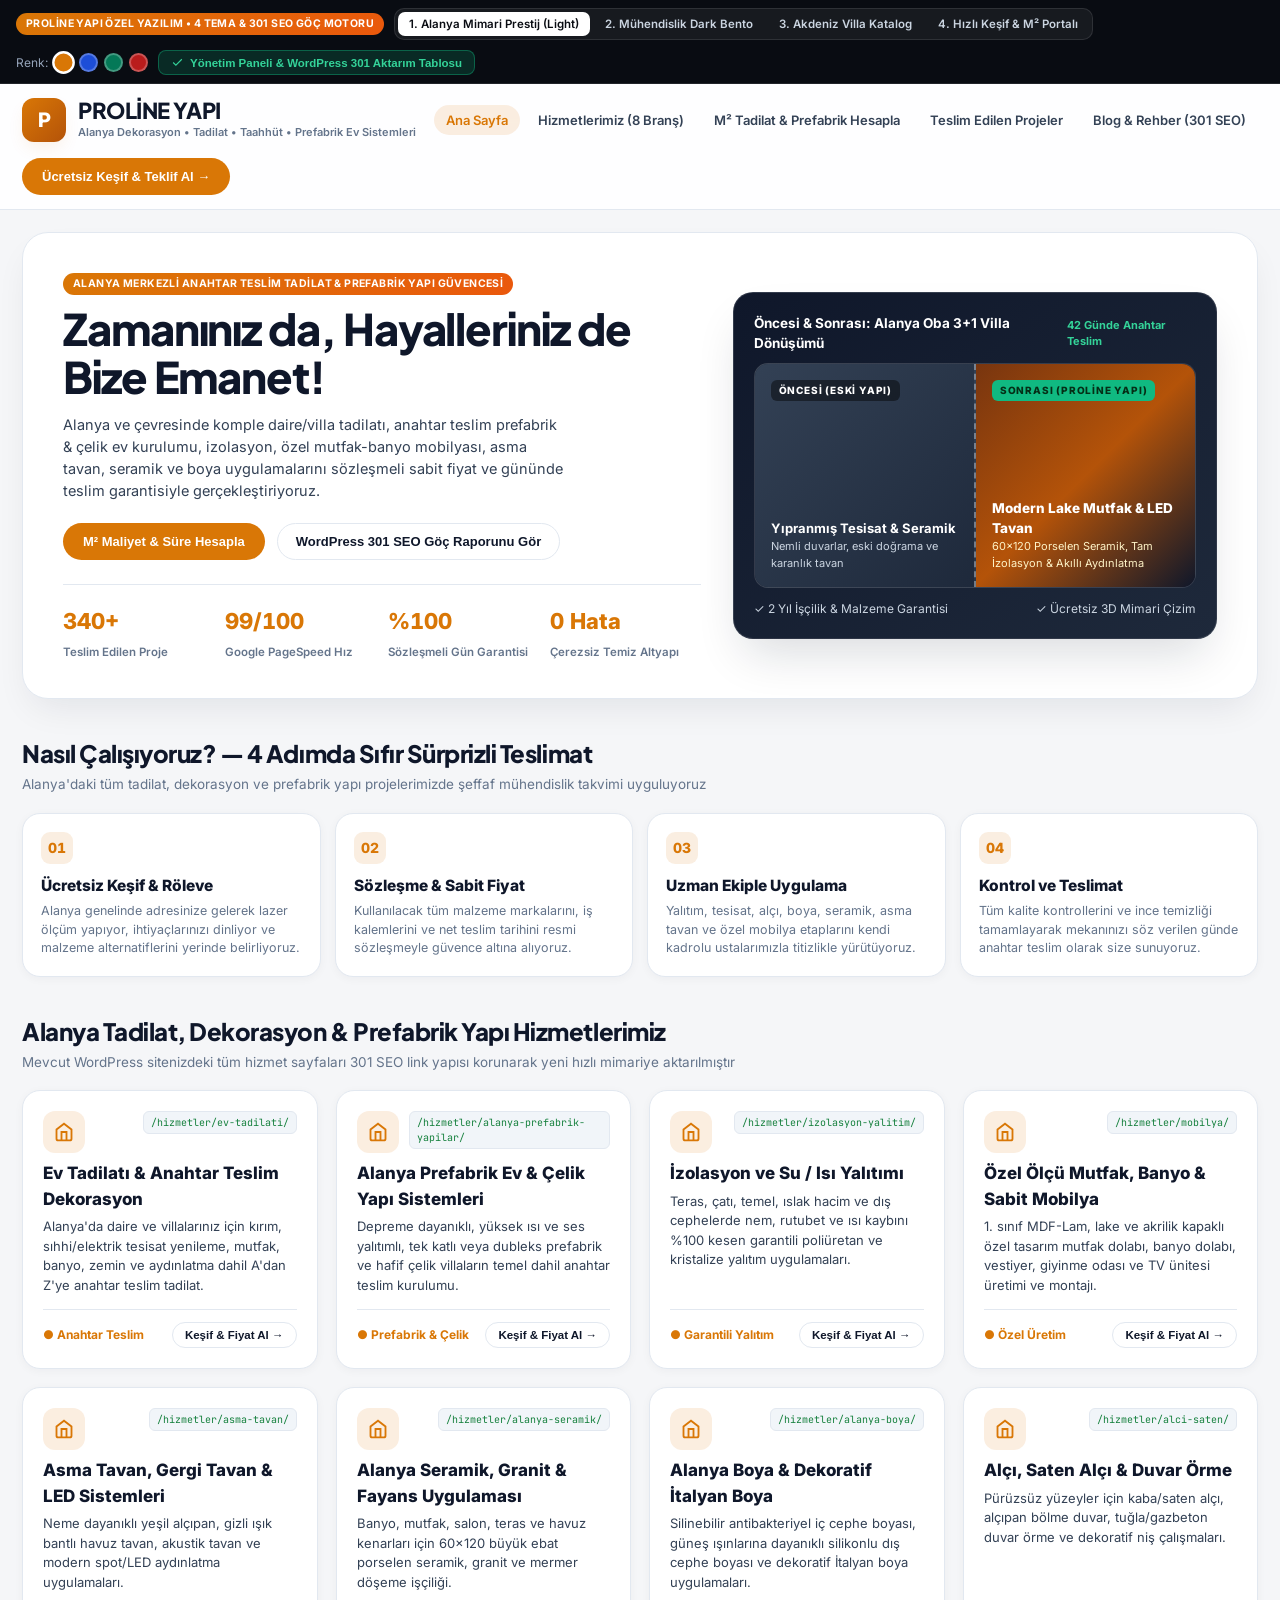
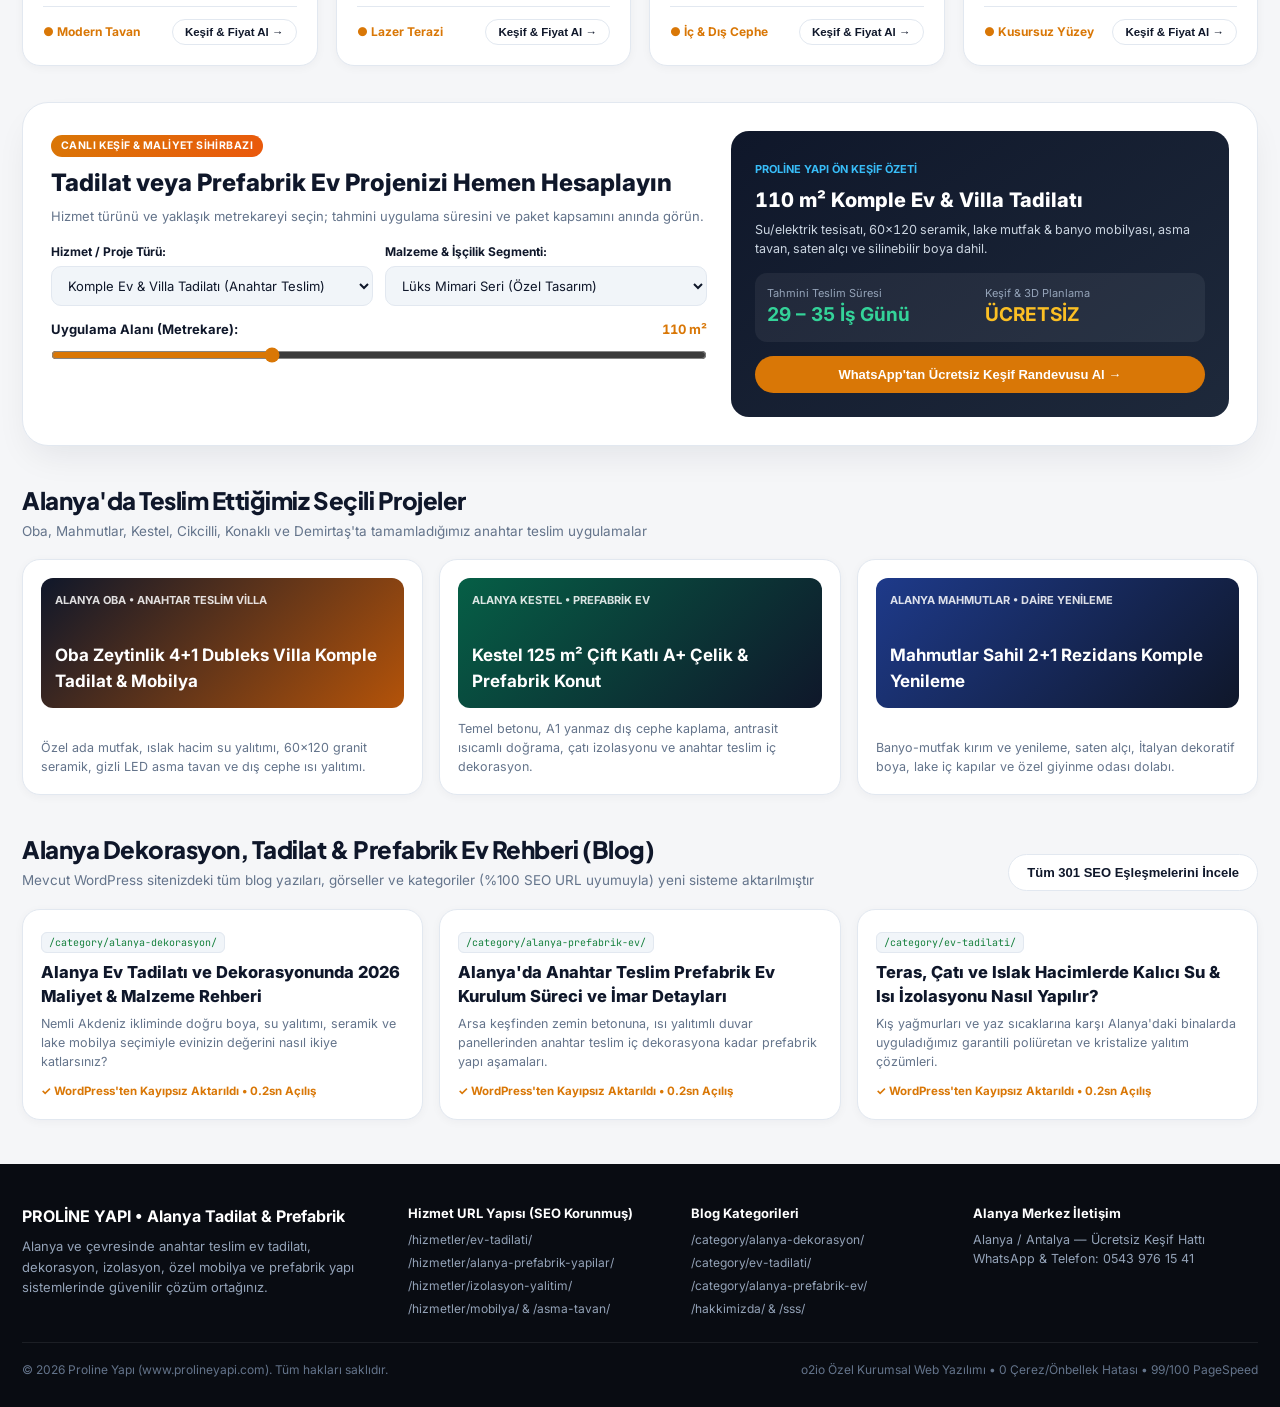
<file: proline-yapi/index.html>
<!DOCTYPE html>
<html lang="tr" data-theme="cupertino" data-palette="amber">
<head>
  <meta charset="UTF-8" />
  <meta name="viewport" content="width=device-width, initial-scale=1.0" />
  <title>Proline Yapı — Alanya Dekorasyon, Tadilat Firması & Prefabrik Ev Sistemleri (4 Mimari Tema & 301 SEO Göç Önizlemesi)</title>
  <link rel="preconnect" href="https://fonts.googleapis.com">
  <link rel="preconnect" href="https://fonts.gstatic.com" crossorigin>
  <link href="https://fonts.googleapis.com/css2?family=Cormorant+Garamond:ital,wght@0,600;0,700;1,600&family=Inter:wght@400;500;600;700&family=JetBrains+Mono:wght@500;600&family=Plus+Jakarta+Sans:wght@600;700;800&display=swap" rel="stylesheet">
  <style>
    :root {
      --bg: #F6F7F9;
      --surface: #FFFFFF;
      --surface-2: #F1F5F9;
      --surface-3: #E2E8F0;
      --glass: rgba(255, 255, 255, 0.88);
      --text: #0F172A;
      --text-2: #334155;
      --muted: #64748B;
      --border: #E2E8F0;
      --primary: #D97706;
      --primary-hover: #B45309;
      --primary-soft: rgba(217, 119, 6, 0.12);
      --accent: #0284C7;
      --ok: #15803D;
      --ok-soft: rgba(21, 128, 61, 0.12);
      --radius: 16px;
      --radius-lg: 24px;
      --shadow-sm: 0 2px 10px rgba(15, 23, 42, 0.04);
      --shadow: 0 16px 36px -10px rgba(15, 23, 42, 0.09);
      --shadow-lg: 0 24px 48px -12px rgba(15, 23, 42, 0.16);
      --font-head: 'Plus Jakarta Sans', -apple-system, BlinkMacSystemFont, sans-serif;
      --font-body: 'Inter', -apple-system, BlinkMacSystemFont, sans-serif;
      --font-serif: 'Cormorant Garamond', Georgia, serif;
      --font-mono: 'JetBrains Mono', monospace;
      --ease: cubic-bezier(0.16, 1, 0.3, 1);
    }

    /* 4 COLOR PALETTES (16 TOTAL VARIATIONS) */
    html[data-palette="amber"]   { --primary: #D97706; --primary-hover: #B45309; --primary-soft: rgba(217, 119, 6, 0.12); --accent: #0284C7; }
    html[data-palette="cobalt"]  { --primary: #1D4ED8; --primary-hover: #1E40AF; --primary-soft: rgba(29, 78, 216, 0.12); --accent: #D97706; }
    html[data-palette="emerald"] { --primary: #047857; --primary-hover: #065F46; --primary-soft: rgba(4, 120, 87, 0.12); --accent: #B45309; }
    html[data-palette="crimson"] { --primary: #B91C1C; --primary-hover: #991B1B; --primary-soft: rgba(185, 28, 28, 0.12); --accent: #0F172A; }

    /* THEME 1: ALANYA MİMARİ PRESTİJ (Apple Cupertino Spatial Light) */
    html[data-theme="cupertino"] {
      --bg: #F5F6F8;
      --surface: #FFFFFF;
      --surface-2: #F1F5F9;
      --surface-3: #E2E8F0;
      --text: #0F172A;
      --text-2: #334155;
      --muted: #64748B;
      --border: #E2E8F0;
      --radius: 18px;
      --radius-lg: 26px;
    }

    /* THEME 2: MÜHENDİSLİK & ŞANTİYE DARK BENTO (Linear / Raycast Obsidian) */
    html[data-theme="bento"] {
      --bg: #090C12;
      --surface: #111622;
      --surface-2: #171E2E;
      --surface-3: #1F293D;
      --glass: rgba(17, 22, 34, 0.9);
      --text: #F8FAFC;
      --text-2: #CBD5E1;
      --muted: #94A3B8;
      --border: #243046;
      --radius: 18px;
      --radius-lg: 24px;
      --shadow: 0 20px 44px -10px rgba(0,0,0,0.65);
    }
    html[data-theme="bento"][data-palette="amber"]   { --primary: #F59E0B; --primary-hover: #D97706; --primary-soft: rgba(245, 158, 11, 0.16); }
    html[data-theme="bento"][data-palette="cobalt"]  { --primary: #38BDF8; --primary-hover: #0284C7; --primary-soft: rgba(56, 189, 248, 0.16); }
    html[data-theme="bento"][data-palette="emerald"] { --primary: #10B981; --primary-hover: #059669; --primary-soft: rgba(16, 185, 129, 0.16); }
    html[data-theme="bento"][data-palette="crimson"] { --primary: #F43F5E; --primary-hover: #E11D48; --primary-soft: rgba(244, 63, 94, 0.16); }

    /* THEME 3: AKDENİZ VİLLA & EDİTORYAL KATALOG (Architectural Digest Warm Stone) */
    html[data-theme="editorial"] {
      --bg: #FAF6EE;
      --surface: #FFFDF9;
      --surface-2: #F4EFE4;
      --surface-3: #E9E0CE;
      --glass: rgba(255, 253, 249, 0.92);
      --text: #1C1917;
      --text-2: #44403C;
      --muted: #78716C;
      --border: #E2D9C5;
      --radius: 12px;
      --radius-lg: 18px;
      --font-head: 'Cormorant Garamond', Georgia, serif;
    }

    /* THEME 4: HIZLI KEŞİF & M² HESAPLAMA PORTALI (Swiss Architectural Matrix) */
    html[data-theme="swiss"] {
      --bg: #EEF2F6;
      --surface: #FFFFFF;
      --surface-2: #F8FAFC;
      --surface-3: #E2E8F0;
      --text: #090D16;
      --text-2: #1E293B;
      --muted: #475569;
      --border: #CBD5E1;
      --radius: 10px;
      --radius-lg: 14px;
    }

    * { box-sizing: border-box; margin: 0; padding: 0; }
    ::selection { background: var(--primary); color: #fff; }
    html, body { overflow-x: hidden; max-width: 100vw; }
    body {
      font-family: var(--font-body);
      background: var(--bg);
      color: var(--text);
      line-height: 1.5;
      transition: background 0.3s var(--ease), color 0.3s var(--ease);
      -webkit-font-smoothing: antialiased;
    }
    .tabular { font-variant-numeric: tabular-nums; }
    .container { max-width: 1320px; margin: 0 auto; padding: 0 22px; }

    /* 1. STICKY STUDIO BAR */
    .studio-bar {
      position: sticky;
      top: 0;
      z-index: 1200;
      background: #090C12;
      color: #F8FAFC;
      border-bottom: 1px solid rgba(255,255,255,0.1);
      padding: 8px 16px;
      font-size: 12px;
    }
    .studio-inner {
      max-width: 1320px;
      margin: 0 auto;
      display: flex;
      align-items: center;
      justify-content: space-between;
      gap: 10px;
      flex-wrap: wrap;
    }
    .studio-left, .studio-right { display: flex; align-items: center; gap: 10px; flex-wrap: wrap; }
    .studio-pill {
      background: linear-gradient(135deg, #D97706, #EA580C);
      color: #fff;
      font-weight: 700;
      padding: 3px 10px;
      border-radius: 999px;
      font-size: 10.5px;
      letter-spacing: 0.04em;
    }
    .theme-tabs {
      display: flex;
      background: rgba(255,255,255,0.06);
      padding: 3px;
      border-radius: 10px;
      border: 1px solid rgba(255,255,255,0.1);
      gap: 4px;
    }
    .t-btn {
      border: none;
      background: transparent;
      color: #CBD5E1;
      padding: 5px 11px;
      border-radius: 7px;
      font-size: 11.5px;
      font-weight: 600;
      cursor: pointer;
      transition: all 0.2s;
      font-family: inherit;
      white-space: nowrap;
    }
    .t-btn.active { background: #fff; color: #090C12; }
    .p-dot {
      width: 19px;
      height: 19px;
      border-radius: 50%;
      border: 2px solid rgba(255,255,255,0.25);
      cursor: pointer;
    }
    .p-dot.active { transform: scale(1.2); border-color: #fff; }
    .admin-btn-top {
      background: rgba(16, 185, 129, 0.18);
      color: #34D399;
      border: 1px solid rgba(16, 185, 129, 0.4);
      padding: 5px 12px;
      border-radius: 8px;
      font-size: 11.5px;
      font-weight: 700;
      cursor: pointer;
      display: inline-flex;
      align-items: center;
      gap: 6px;
      white-space: nowrap;
    }

    /* 2. CORPORATE HEADER */
    .site-header {
      background: var(--glass);
      backdrop-filter: saturate(180%) blur(16px);
      border-bottom: 1px solid var(--border);
      padding: 14px 0;
    }
    .header-inner {
      display: flex;
      align-items: center;
      justify-content: space-between;
      gap: 16px;
      flex-wrap: wrap;
    }
    .brand {
      display: flex;
      align-items: center;
      gap: 12px;
      text-decoration: none;
      color: var(--text);
    }
    .brand-mark {
      width: 44px;
      height: 44px;
      border-radius: 12px;
      background: linear-gradient(135deg, var(--primary), var(--primary-hover));
      color: #fff;
      display: flex;
      align-items: center;
      justify-content: center;
      font-weight: 800;
      font-size: 20px;
      box-shadow: 0 8px 18px -4px var(--primary-soft);
    }
    .brand-title {
      font-family: var(--font-head);
      font-size: 22px;
      font-weight: 800;
      letter-spacing: -0.02em;
      display: block;
      line-height: 1.05;
    }
    .brand-sub {
      font-size: 11px;
      color: var(--muted);
      font-weight: 600;
      display: block;
      margin-top: 2px;
    }
    .nav-links {
      display: flex;
      align-items: center;
      gap: 6px;
      flex-wrap: wrap;
    }
    .nav-a {
      background: transparent;
      border: none;
      color: var(--text-2);
      padding: 7px 12px;
      border-radius: 999px;
      font-size: 13px;
      font-weight: 600;
      cursor: pointer;
      font-family: inherit;
    }
    .nav-a:hover, .nav-a.active { background: var(--primary-soft); color: var(--primary); }
    .btn-primary {
      background: var(--primary);
      color: #fff;
      border: none;
      padding: 11px 20px;
      border-radius: 999px;
      font-size: 13px;
      font-weight: 700;
      cursor: pointer;
      display: inline-flex;
      align-items: center;
      gap: 8px;
      transition: all 0.2s;
      text-decoration: none;
    }
    .btn-primary:hover { background: var(--primary-hover); transform: translateY(-1px); }
    .btn-outline {
      background: var(--surface);
      color: var(--text);
      border: 1px solid var(--border);
      padding: 10px 18px;
      border-radius: 999px;
      font-size: 13px;
      font-weight: 600;
      cursor: pointer;
      display: inline-flex;
      align-items: center;
      gap: 7px;
    }

    /* 3. HERO STAGE (4 DISTINCT ARCHITECTURAL THEMES) */
    .hero-wrap { margin: 22px 0 28px; }
    .hero-card {
      background: var(--surface);
      border: 1px solid var(--border);
      border-radius: var(--radius-lg);
      padding: 36px 40px;
      display: grid;
      grid-template-columns: 1.25fr 0.95fr;
      gap: 32px;
      align-items: center;
      box-shadow: var(--shadow);
      position: relative;
      overflow: hidden;
    }
    .hero-card h1 {
      font-family: var(--font-head);
      font-size: clamp(26px, 3.4vw, 44px);
      font-weight: 800;
      line-height: 1.1;
      letter-spacing: -0.025em;
      margin: 10px 0 14px;
    }
    .hero-card p {
      color: var(--text-2);
      font-size: 14.5px;
      margin-bottom: 22px;
      max-width: 56ch;
    }
    .cta-row { display: flex; align-items: center; gap: 12px; flex-wrap: wrap; }
    .kpi-row {
      display: grid;
      grid-template-columns: repeat(4, 1fr);
      gap: 12px;
      margin-top: 24px;
      padding-top: 20px;
      border-top: 1px solid var(--border);
    }
    .kpi-box strong { display: block; font-size: 22px; font-weight: 800; color: var(--primary); }
    .kpi-box span { font-size: 11.5px; color: var(--muted); font-weight: 600; }

    /* Interactive Before/After Architectural Visualizer */
    .ba-card {
      background: linear-gradient(145deg, #0F172A 0%, #1E293B 100%);
      color: #fff;
      border-radius: 20px;
      padding: 20px;
      border: 1px solid rgba(255,255,255,0.12);
      box-shadow: var(--shadow-lg);
    }
    .ba-stage {
      height: 225px;
      border-radius: 14px;
      position: relative;
      overflow: hidden;
      background: linear-gradient(135deg, #1E293B, #0F172A);
      border: 1px solid rgba(255,255,255,0.15);
      margin-bottom: 12px;
      display: flex;
      align-items: stretch;
    }
    .ba-before, .ba-after {
      flex: 1;
      padding: 16px;
      display: flex;
      flex-direction: column;
      justify-content: space-between;
    }
    .ba-before {
      background: linear-gradient(135deg, #334155 0%, #1E293B 100%);
      border-right: 2px dashed rgba(255,255,255,0.35);
    }
    .ba-after {
      background: linear-gradient(135deg, #78350F 0%, #B45309 50%, #0F172A 100%);
    }
    .ba-tag {
      font-size: 10px;
      font-weight: 800;
      text-transform: uppercase;
      letter-spacing: 0.08em;
      padding: 3px 8px;
      border-radius: 6px;
      align-self: flex-start;
    }

    /* 4. 4-STEP HOW WE WORK ("Nasıl Çalışıyoruz" from prolineyapi.com) */
    .section-block { margin: 36px 0; }
    .sec-head {
      display: flex;
      align-items: flex-end;
      justify-content: space-between;
      gap: 14px;
      margin-bottom: 18px;
      flex-wrap: wrap;
    }
    .sec-head h2 {
      font-family: var(--font-head);
      font-size: 24px;
      font-weight: 800;
      letter-spacing: -0.02em;
    }
    .sec-head p { font-size: 13.5px; color: var(--muted); margin-top: 3px; }
    .steps-grid {
      display: grid;
      grid-template-columns: repeat(4, 1fr);
      gap: 14px;
    }
    .step-card {
      background: var(--surface);
      border: 1px solid var(--border);
      border-radius: var(--radius);
      padding: 18px;
      box-shadow: var(--shadow-sm);
      position: relative;
    }
    .step-num {
      width: 32px;
      height: 32px;
      border-radius: 9px;
      background: var(--primary-soft);
      color: var(--primary);
      font-weight: 800;
      font-size: 14px;
      display: flex;
      align-items: center;
      justify-content: center;
      margin-bottom: 10px;
    }
    .step-card h3 { font-size: 15.5px; font-weight: 800; margin-bottom: 5px; }
    .step-card p { font-size: 12.5px; color: var(--muted); }

    /* 5. 8 REAL SERVICES GRID (Preserving prolineyapi.com URLs) */
    .services-grid {
      display: grid;
      grid-template-columns: repeat(auto-fill, minmax(290px, 1fr));
      gap: 18px;
    }
    html[data-theme="editorial"] .services-grid {
      grid-template-columns: repeat(auto-fill, minmax(420px, 1fr));
    }
    .srv-card {
      background: var(--surface);
      border: 1px solid var(--border);
      border-radius: var(--radius);
      padding: 20px;
      display: flex;
      flex-direction: column;
      justify-content: space-between;
      gap: 14px;
      box-shadow: var(--shadow-sm);
      transition: all 0.25s var(--ease);
    }
    .srv-card:hover {
      border-color: var(--primary);
      transform: translateY(-3px);
      box-shadow: var(--shadow);
    }
    .srv-top {
      display: flex;
      align-items: flex-start;
      justify-content: space-between;
      gap: 10px;
    }
    .srv-icon {
      width: 42px;
      height: 42px;
      border-radius: 12px;
      background: var(--primary-soft);
      color: var(--primary);
      display: flex;
      align-items: center;
      justify-content: center;
      flex-shrink: 0;
    }
    .seo-slug {
      font-family: var(--font-mono);
      font-size: 10px;
      background: var(--surface-2);
      color: var(--ok);
      border: 1px solid var(--border);
      padding: 3px 7px;
      border-radius: 6px;
    }
    .srv-card h3 { font-size: 17px; font-weight: 800; margin: 8px 0 5px; }
    .srv-card p { font-size: 13px; color: var(--text-2); }
    .srv-meta {
      display: flex;
      align-items: center;
      justify-content: space-between;
      padding-top: 12px;
      border-top: 1px solid var(--border);
      font-size: 12px;
    }

    /* 6. INTERACTIVE M2 RENOVATION & PREFABRIK CALCULATOR */
    .calc-panel {
      background: var(--surface);
      border: 1.5px solid var(--border);
      border-radius: var(--radius-lg);
      padding: 28px;
      display: grid;
      grid-template-columns: 1.25fr 0.95fr;
      gap: 24px;
      box-shadow: var(--shadow);
    }
    .calc-result {
      background: linear-gradient(145deg, #0F172A, #1E293B);
      color: #fff;
      border-radius: 18px;
      padding: 24px;
      display: flex;
      flex-direction: column;
      justify-content: space-between;
      gap: 14px;
    }
    .inp {
      background: var(--surface-2);
      color: var(--text);
      border: 1px solid var(--border);
      padding: 10px 12px;
      border-radius: 10px;
      font-size: 13px;
      width: 100%;
      font-family: inherit;
    }

    /* 7. DELIVERED ALANYA PROJECTS & MIGRATED BLOG HUB */
    .proj-grid, .blog-grid {
      display: grid;
      grid-template-columns: repeat(3, 1fr);
      gap: 16px;
    }
    .proj-card, .blog-card {
      background: var(--surface);
      border: 1px solid var(--border);
      border-radius: var(--radius);
      padding: 18px;
      display: flex;
      flex-direction: column;
      justify-content: space-between;
      gap: 12px;
      box-shadow: var(--shadow-sm);
    }
    .proj-visual {
      height: 130px;
      border-radius: 12px;
      padding: 14px;
      color: #fff;
      display: flex;
      flex-direction: column;
      justify-content: space-between;
      font-weight: 700;
    }

    /* 8. FOOTER & MODALS */
    .site-footer {
      background: #090C12;
      color: #CBD5E1;
      padding: 40px 0 28px;
      margin-top: 44px;
      font-size: 13px;
    }
    .footer-grid {
      display: grid;
      grid-template-columns: 1.4fr 1fr 1fr 1.1fr;
      gap: 24px;
      padding-bottom: 24px;
      border-bottom: 1px solid rgba(255,255,255,0.08);
    }
    .modal-backdrop {
      position: fixed;
      inset: 0;
      background: rgba(9, 12, 18, 0.7);
      backdrop-filter: blur(5px);
      z-index: 2000;
      display: none;
      align-items: center;
      justify-content: center;
      padding: 18px;
    }
    .modal-backdrop.open { display: flex; }
    .modal-box {
      background: var(--surface);
      color: var(--text);
      border: 1px solid var(--border);
      border-radius: 22px;
      max-width: 880px;
      width: 100%;
      max-height: 90vh;
      overflow-y: auto;
      padding: 26px;
      box-shadow: var(--shadow-lg);
    }
    .seo-table {
      width: 100%;
      border-collapse: collapse;
      font-size: 12px;
      margin-top: 10px;
    }
    .seo-table th, .seo-table td {
      padding: 8px 10px;
      border-bottom: 1px solid var(--border);
      text-align: left;
    }

    /* NATIVE MOBILE APP BOTTOM BAR & THEME SHEET */
    .mobile-app-nav { display: none; }
    .mobile-theme-sheet {
      display: none;
      position: fixed;
      left: 12px;
      right: 12px;
      bottom: 74px;
      background: #0F172A;
      color: #F8FAFC;
      border: 1px solid rgba(255,255,255,0.16);
      border-radius: 20px;
      padding: 16px;
      z-index: 2100;
      box-shadow: 0 20px 45px rgba(0,0,0,0.65);
    }
    .mobile-theme-sheet.open { display: block; }

    @media (max-width: 960px) {
      .hero-card, .calc-panel, .steps-grid, .proj-grid, .blog-grid, .footer-grid {
        grid-template-columns: 1fr;
      }
      .kpi-row { grid-template-columns: repeat(2, 1fr); }
    }

    @media (max-width: 768px) {
      body { padding-bottom: 80px; }
      .container { padding: 0 14px; }
      .studio-bar { padding: 6px 10px; }
      .studio-inner { flex-wrap: nowrap; overflow-x: auto; scrollbar-width: none; }
      .studio-inner::-webkit-scrollbar { display: none; }
      .studio-pill { display: none; }
      .theme-tabs { flex-wrap: nowrap; }
      .t-btn { font-size: 11px; padding: 5px 9px; }

      .site-header { padding: 10px 0; }
      .brand-mark { width: 38px; height: 38px; font-size: 17px; }
      .brand-title { font-size: 18.5px; }
      .nav-links {
        width: 100%;
        overflow-x: auto;
        flex-wrap: nowrap;
        padding-bottom: 2px;
        scrollbar-width: none;
      }
      .nav-links::-webkit-scrollbar { display: none; }
      .nav-a { white-space: nowrap; font-size: 12px; padding: 6px 10px; }

      .hero-wrap { margin: 12px 0 18px; }
      .hero-card { padding: 20px 16px; gap: 18px; }
      .hero-card h1 { font-size: 23px; line-height: 1.16; }
      .hero-card p { font-size: 13px; margin-bottom: 14px; }
      .cta-row { flex-direction: column; align-items: stretch; }
      .btn-primary, .btn-outline { width: 100%; justify-content: center; text-align: center; }
      .ba-stage { height: 190px; }

      /* Touch-snap 4-step strip on mobile */
      .steps-grid {
        display: flex;
        overflow-x: auto;
        scroll-snap-type: x mandatory;
        gap: 10px;
        padding-bottom: 4px;
        scrollbar-width: none;
      }
      .steps-grid::-webkit-scrollbar { display: none; }
      .step-card { min-width: 230px; scroll-snap-align: start; flex-shrink: 0; }

      /* 2-Column Mobile App Service Cards */
      .services-grid,
      html[data-theme="editorial"] .services-grid {
        grid-template-columns: repeat(2, minmax(0, 1fr)) !important;
        gap: 10px;
      }
      .srv-card { padding: 12px; gap: 10px; border-radius: 14px; }
      .srv-icon { width: 34px; height: 34px; border-radius: 9px; }
      .seo-slug { display: none; }
      .srv-card h3 { font-size: 13.5px; line-height: 1.22; margin: 4px 0; }
      .srv-card p { font-size: 11.5px; display: -webkit-box; -webkit-line-clamp: 3; -webkit-box-orient: vertical; overflow: hidden; }
      .srv-meta { flex-direction: column; align-items: stretch; gap: 6px; padding-top: 8px; font-size: 10.5px; }

      .calc-panel { padding: 18px 14px; gap: 16px; }
      .modal-backdrop { padding: 10px; align-items: flex-end; }
      .modal-box { padding: 18px 14px; border-radius: 20px 20px 14px 14px; max-height: 88vh; }

      .mobile-app-nav {
        display: grid;
        grid-template-columns: repeat(5, 1fr);
        position: fixed;
        left: 0;
        right: 0;
        bottom: 0;
        height: 64px;
        background: rgba(9, 12, 18, 0.96);
        backdrop-filter: saturate(180%) blur(16px);
        border-top: 1px solid rgba(255,255,255,0.12);
        z-index: 2050;
        padding: 4px 6px;
        box-shadow: 0 -8px 28px rgba(0,0,0,0.35);
      }
      .m-nav-btn {
        background: none;
        border: none;
        color: #94A3B8;
        display: flex;
        flex-direction: column;
        align-items: center;
        justify-content: center;
        gap: 3px;
        font-size: 10px;
        font-weight: 600;
        cursor: pointer;
        font-family: inherit;
      }
      .m-nav-btn.active, .m-nav-btn:active { color: #fff; }
    }
  </style>
</head>
<body>

  <!-- 1. STICKY STUDIO BAR (4 ARCHITECTURAL THEMES + 16 PALETTES + 301 SEO MIGRATION ADMIN) -->
  <div class="studio-bar">
    <div class="studio-inner">
      <div class="studio-left">
        <span class="studio-pill">PROLİNE YAPI ÖZEL YAZILIM • 4 TEMA & 301 SEO GÖÇ MOTORU</span>
        <div class="theme-tabs">
          <button class="t-btn active" onclick="switchTheme('cupertino', this)">1. Alanya Mimari Prestij (Light)</button>
          <button class="t-btn" onclick="switchTheme('bento', this)">2. Mühendislik Dark Bento</button>
          <button class="t-btn" onclick="switchTheme('editorial', this)">3. Akdeniz Villa Katalog</button>
          <button class="t-btn" onclick="switchTheme('swiss', this)">4. Hızlı Keşif & M² Portalı</button>
        </div>
      </div>
      <div class="studio-right">
        <div style="display:flex;align-items:center;gap:6px">
          <span style="color:#94A3B8">Renk:</span>
          <button class="p-dot active" style="background:#D97706" onclick="switchPalette('amber', this)"></button>
          <button class="p-dot" style="background:#1D4ED8" onclick="switchPalette('cobalt', this)"></button>
          <button class="p-dot" style="background:#047857" onclick="switchPalette('emerald', this)"></button>
          <button class="p-dot" style="background:#B91C1C" onclick="switchPalette('crimson', this)"></button>
        </div>
        <button class="admin-btn-top" onclick="openAdmin()">
          <svg width="13" height="13" viewBox="0 0 24 24" fill="none" stroke="currentColor" stroke-width="2"><polyline points="20 6 9 17 4 12"/></svg>
          Yönetim Paneli & WordPress 301 Aktarım Tablosu
        </button>
      </div>
    </div>
  </div>

  <!-- 2. CORPORATE HEADER -->
  <header class="site-header">
    <div class="container header-inner">
      <a href="#" class="brand">
        <div class="brand-mark">P</div>
        <div>
          <span class="brand-title">PROLİNE YAPI</span>
          <span class="brand-sub">Alanya Dekorasyon • Tadilat • Taahhüt • Prefabrik Ev Sistemleri</span>
        </div>
      </a>
      <nav class="nav-links">
        <button class="nav-a active" onclick="window.scrollTo({top:0,behavior:'smooth'})">Ana Sayfa</button>
        <button class="nav-a" onclick="document.getElementById('srvSec').scrollIntoView({behavior:'smooth'})">Hizmetlerimiz (8 Branş)</button>
        <button class="nav-a" onclick="document.getElementById('calcSec').scrollIntoView({behavior:'smooth'})">M² Tadilat & Prefabrik Hesapla</button>
        <button class="nav-a" onclick="document.getElementById('projSec').scrollIntoView({behavior:'smooth'})">Teslim Edilen Projeler</button>
        <button class="nav-a" onclick="document.getElementById('blogSec').scrollIntoView({behavior:'smooth'})">Blog & Rehber (301 SEO)</button>
      </nav>
      <div style="display:flex;gap:8px;align-items:center">
        <button class="btn-primary" onclick="document.getElementById('calcSec').scrollIntoView({behavior:'smooth'})">Ücretsiz Keşif & Teklif Al →</button>
      </div>
    </div>
  </header>

  <main class="container">
    <!-- 3. HERO STAGE -->
    <div class="hero-wrap">
      <div class="hero-card">
        <div>
          <span class="studio-pill" style="display:inline-block">ALANYA MERKEZLİ ANAHTAR TESLİM TADİLAT & PREFABRİK YAPI GÜVENCESİ</span>
          <h1>Zamanınız da, Hayalleriniz de Bize Emanet!</h1>
          <p>Alanya ve çevresinde komple daire/villa tadilatı, anahtar teslim prefabrik & çelik ev kurulumu, izolasyon, özel mutfak-banyo mobilyası, asma tavan, seramik ve boya uygulamalarını sözleşmeli sabit fiyat ve gününde teslim garantisiyle gerçekleştiriyoruz.</p>
          <div class="cta-row">
            <button class="btn-primary" onclick="document.getElementById('calcSec').scrollIntoView({behavior:'smooth'})">M² Maliyet & Süre Hesapla</button>
            <button class="btn-outline" onclick="openAdmin()">WordPress 301 SEO Göç Raporunu Gör</button>
          </div>
          <div class="kpi-row tabular">
            <div class="kpi-box"><strong>340+</strong><span>Teslim Edilen Proje</span></div>
            <div class="kpi-box"><strong>99/100</strong><span>Google PageSpeed Hız</span></div>
            <div class="kpi-box"><strong>%100</strong><span>Sözleşmeli Gün Garantisi</span></div>
            <div class="kpi-box"><strong>0 Hata</strong><span>Çerezsiz Temiz Altyapı</span></div>
          </div>
        </div>

        <div class="ba-card">
          <div style="display:flex;justify-content:space-between;align-items:center;margin-bottom:10px">
            <strong style="font-size:13.5px">Öncesi & Sonrası: Alanya Oba 3+1 Villa Dönüşümü</strong>
            <span style="font-size:11px;color:#34D399;font-weight:700">42 Günde Anahtar Teslim</span>
          </div>
          <div class="ba-stage">
            <div class="ba-before">
              <span class="ba-tag" style="background:rgba(0,0,0,0.45)">ÖNCESİ (Eski Yapı)</span>
              <div>
                <div style="font-size:13px;font-weight:700">Yıpranmış Tesisat & Seramik</div>
                <div style="font-size:11px;color:#CBD5E1">Nemli duvarlar, eski doğrama ve karanlık tavan</div>
              </div>
            </div>
            <div class="ba-after">
              <span class="ba-tag" style="background:#10B981;color:#052E16">SONRASI (Proline Yapı)</span>
              <div>
                <div style="font-size:13.5px;font-weight:800">Modern Lake Mutfak & LED Tavan</div>
                <div style="font-size:11px;color:#FEF3C7">60x120 Porselen Seramik, Tam İzolasyon & Akıllı Aydınlatma</div>
              </div>
            </div>
          </div>
          <div style="display:flex;justify-content:space-between;align-items:center;font-size:12px;color:#CBD5E1">
            <span>✓ 2 Yıl İşçilik & Malzeme Garantisi</span>
            <span>✓ Ücretsiz 3D Mimari Çizim</span>
          </div>
        </div>
      </div>
    </div>

    <!-- 4. NASIL ÇALIŞIYORUZ (4 STEPS FROM PROLINEYAPI.COM) -->
    <section class="section-block">
      <div class="sec-head">
        <div>
          <h2>Nasıl Çalışıyoruz? — 4 Adımda Sıfır Sürprizli Teslimat</h2>
          <p>Alanya'daki tüm tadilat, dekorasyon ve prefabrik yapı projelerimizde şeffaf mühendislik takvimi uyguluyoruz</p>
        </div>
      </div>
      <div class="steps-grid">
        <div class="step-card">
          <div class="step-num tabular">01</div>
          <h3>Ücretsiz Keşif & Röleve</h3>
          <p>Alanya genelinde adresinize gelerek lazer ölçüm yapıyor, ihtiyaçlarınızı dinliyor ve malzeme alternatiflerini yerinde belirliyoruz.</p>
        </div>
        <div class="step-card">
          <div class="step-num tabular">02</div>
          <h3>Sözleşme & Sabit Fiyat</h3>
          <p>Kullanılacak tüm malzeme markalarını, iş kalemlerini ve net teslim tarihini resmi sözleşmeyle güvence altına alıyoruz.</p>
        </div>
        <div class="step-card">
          <div class="step-num tabular">03</div>
          <h3>Uzman Ekiple Uygulama</h3>
          <p>Yalıtım, tesisat, alçı, boya, seramik, asma tavan ve özel mobilya etaplarını kendi kadrolu ustalarımızla titizlikle yürütüyoruz.</p>
        </div>
        <div class="step-card">
          <div class="step-num tabular">04</div>
          <h3>Kontrol ve Teslimat</h3>
          <p>Tüm kalite kontrollerini ve ince temizliği tamamlayarak mekanınızı söz verilen günde anahtar teslim olarak size sunuyoruz.</p>
        </div>
      </div>
    </section>

    <!-- 5. 8 REAL SERVICES FROM PROLINEYAPI.COM (100% URL PARITY) -->
    <section class="section-block" id="srvSec">
      <div class="sec-head">
        <div>
          <h2>Alanya Tadilat, Dekorasyon & Prefabrik Yapı Hizmetlerimiz</h2>
          <p>Mevcut WordPress sitenizdeki tüm hizmet sayfaları 301 SEO link yapısı korunarak yeni hızlı mimariye aktarılmıştır</p>
        </div>
      </div>
      <div class="services-grid" id="srvGrid"></div>
    </section>

    <!-- 6. INTERACTIVE M2 COST & DURATION CALCULATOR -->
    <section class="section-block" id="calcSec">
      <div class="calc-panel">
        <div>
          <span class="studio-pill" style="display:inline-block;margin-bottom:8px">CANLI KEŞİF & MALİYET SİHİRBAZI</span>
          <h2 style="font-size:24px;font-weight:800;margin-bottom:6px">Tadilat veya Prefabrik Ev Projenizi Hemen Hesaplayın</h2>
          <p style="font-size:13px;color:var(--muted);margin-bottom:16px">Hizmet türünü ve yaklaşık metrekareyi seçin; tahmini uygulama süresini ve paket kapsamını anında görün.</p>

          <div style="display:grid;grid-template-columns:1fr 1fr;gap:12px;margin-bottom:14px">
            <div>
              <label style="font-size:12px;font-weight:700;display:block;margin-bottom:5px">Hizmet / Proje Türü:</label>
              <select class="inp" id="calcType" onchange="updateCalc()">
                <option value="tadilat">Komple Ev & Villa Tadilatı (Anahtar Teslim)</option>
                <option value="prefabrik">Alanya Prefabrik Ev & Çelik Yapı Kurulumu</option>
                <option value="mutfak">Mutfak, Banyo & Seramik Yenileme</option>
                <option value="boya">Boya, Saten Alçı, Asma Tavan & İzolasyon</option>
              </select>
            </div>
            <div>
              <label style="font-size:12px;font-weight:700;display:block;margin-bottom:5px">Malzeme & İşçilik Segmenti:</label>
              <select class="inp" id="calcTier" onchange="updateCalc()">
                <option value="1">Standart A+ Kalite (TSE Garantili)</option>
                <option value="1.28" selected>Lüks Mimari Seri (Özel Tasarım)</option>
                <option value="1.55">VIP Villa Konsepti (İthal Seri)</option>
              </select>
            </div>
          </div>

          <div style="margin-bottom:14px">
            <div style="display:flex;justify-content:space-between;font-size:13px;font-weight:700;margin-bottom:6px">
              <span>Uygulama Alanı (Metrekare):</span>
              <strong id="m2Val" style="color:var(--primary)" class="tabular">110 m²</strong>
            </div>
            <input type="range" id="m2Range" min="35" max="260" value="110" oninput="updateCalc()" style="width:100%;accent-color:var(--primary)" />
          </div>
        </div>

        <div class="calc-result tabular">
          <div>
            <span style="font-size:11px;color:#38BDF8;font-weight:700;text-transform:uppercase">PROLİNE YAPI ÖN KEŞİF ÖZETİ</span>
            <h3 id="calcTitle" style="font-size:20px;font-weight:800;margin:6px 0">110 m² Komple Ev & Villa Tadilatı</h3>
            <p id="calcScope" style="font-size:12.5px;color:#CBD5E1">Su/elektrik tesisatı, 60x120 seramik, lake mutfak & banyo mobilyası, asma tavan, saten alçı ve silinebilir boya dahil.</p>
          </div>
          <div style="display:grid;grid-template-columns:1fr 1fr;gap:10px;background:rgba(255,255,255,0.06);padding:12px;border-radius:12px">
            <div>
              <span style="font-size:11px;color:#94A3B8;display:block">Tahmini Teslim Süresi</span>
              <strong id="calcDays" style="font-size:19px;color:#34D399">28 – 35 İş Günü</strong>
            </div>
            <div>
              <span style="font-size:11px;color:#94A3B8;display:block">Keşif & 3D Planlama</span>
              <strong style="font-size:19px;color:#FBBF24">ÜCRETSİZ</strong>
            </div>
          </div>
          <button class="btn-primary" style="width:100%;justify-content:center" onclick="alert('Alanya Ücretsiz Keşif talebiniz oluşturuldu! WhatsApp hattımız üzerinden anında uzman ekibimize yönlendiriliyorsunuz.')">WhatsApp'tan Ücretsiz Keşif Randevusu Al →</button>
        </div>
      </div>
    </section>

    <!-- 7. DELIVERED ALANYA PROJECTS -->
    <section class="section-block" id="projSec">
      <div class="sec-head">
        <div>
          <h2>Alanya'da Teslim Ettiğimiz Seçili Projeler</h2>
          <p>Oba, Mahmutlar, Kestel, Cikcilli, Konaklı ve Demirtaş'ta tamamladığımız anahtar teslim uygulamalar</p>
        </div>
      </div>
      <div class="proj-grid">
        <div class="proj-card">
          <div class="proj-visual" style="background:linear-gradient(135deg,#0F172A,#B45309)">
            <span style="font-size:11px;opacity:0.85">ALANYA OBA • ANAHTAR TESLİM VİLLA</span>
            <div style="font-size:17px">Oba Zeytinlik 4+1 Dubleks Villa Komple Tadilat & Mobilya</div>
          </div>
          <p style="font-size:12.5px;color:var(--muted)">Özel ada mutfak, ıslak hacim su yalıtımı, 60x120 granit seramik, gizli LED asma tavan ve dış cephe ısı yalıtımı.</p>
        </div>
        <div class="proj-card">
          <div class="proj-visual" style="background:linear-gradient(135deg,#065F46,#0F172A)">
            <span style="font-size:11px;opacity:0.85">ALANYA KESTEL • PREFABRİK EV</span>
            <div style="font-size:17px">Kestel 125 m² Çift Katlı A+ Çelik & Prefabrik Konut</div>
          </div>
          <p style="font-size:12.5px;color:var(--muted)">Temel betonu, A1 yanmaz dış cephe kaplama, antrasit ısıcamlı doğrama, çatı izolasyonu ve anahtar teslim iç dekorasyon.</p>
        </div>
        <div class="proj-card">
          <div class="proj-visual" style="background:linear-gradient(135deg,#1E3A8A,#0F172A)">
            <span style="font-size:11px;opacity:0.85">ALANYA MAHMUTLAR • DAİRE YENİLEME</span>
            <div style="font-size:17px">Mahmutlar Sahil 2+1 Rezidans Komple Yenileme</div>
          </div>
          <p style="font-size:12.5px;color:var(--muted)">Banyo-mutfak kırım ve yenileme, saten alçı, İtalyan dekoratif boya, lake iç kapılar ve özel giyinme odası dolabı.</p>
        </div>
      </div>
    </section>

    <!-- 8. MIGRATED BLOG & SEO ARTICLES ("Yazılar" from prolineyapi.com) -->
    <section class="section-block" id="blogSec">
      <div class="sec-head">
        <div>
          <h2>Alanya Dekorasyon, Tadilat & Prefabrik Ev Rehberi (Blog)</h2>
          <p>Mevcut WordPress sitenizdeki tüm blog yazıları, görseller ve kategoriler (%100 SEO URL uyumuyla) yeni sisteme aktarılmıştır</p>
        </div>
        <button class="btn-outline" onclick="openAdmin()">Tüm 301 SEO Eşleşmelerini İncele</button>
      </div>
      <div class="blog-grid">
        <article class="blog-card">
          <div>
            <span class="seo-slug">/category/alanya-dekorasyon/</span>
            <h3 style="font-size:16.5px;font-weight:800;margin:8px 0 6px">Alanya Ev Tadilatı ve Dekorasyonunda 2026 Maliyet & Malzeme Rehberi</h3>
            <p style="font-size:12.5px;color:var(--muted)">Nemli Akdeniz ikliminde doğru boya, su yalıtımı, seramik ve lake mobilya seçimiyle evinizin değerini nasıl ikiye katlarsınız?</p>
          </div>
          <div style="font-size:11.5px;color:var(--primary);font-weight:700">✓ WordPress'ten Kayıpsız Aktarıldı • 0.2sn Açılış</div>
        </article>
        <article class="blog-card">
          <div>
            <span class="seo-slug">/category/alanya-prefabrik-ev/</span>
            <h3 style="font-size:16.5px;font-weight:800;margin:8px 0 6px">Alanya'da Anahtar Teslim Prefabrik Ev Kurulum Süreci ve İmar Detayları</h3>
            <p style="font-size:12.5px;color:var(--muted)">Arsa keşfinden zemin betonuna, ısı yalıtımlı duvar panellerinden anahtar teslim iç dekorasyona kadar prefabrik yapı aşamaları.</p>
          </div>
          <div style="font-size:11.5px;color:var(--primary);font-weight:700">✓ WordPress'ten Kayıpsız Aktarıldı • 0.2sn Açılış</div>
        </article>
        <article class="blog-card">
          <div>
            <span class="seo-slug">/category/ev-tadilati/</span>
            <h3 style="font-size:16.5px;font-weight:800;margin:8px 0 6px">Teras, Çatı ve Islak Hacimlerde Kalıcı Su & Isı İzolasyonu Nasıl Yapılır?</h3>
            <p style="font-size:12.5px;color:var(--muted)">Kış yağmurları ve yaz sıcaklarına karşı Alanya'daki binalarda uyguladığımız garantili poliüretan ve kristalize yalıtım çözümleri.</p>
          </div>
          <div style="font-size:11.5px;color:var(--primary);font-weight:700">✓ WordPress'ten Kayıpsız Aktarıldı • 0.2sn Açılış</div>
        </article>
      </div>
    </section>
  </main>

  <!-- 9. CORPORATE FOOTER -->
  <footer class="site-footer">
    <div class="container">
      <div class="footer-grid">
        <div>
          <strong style="color:#fff;font-size:16px;display:block;margin-bottom:8px">PROLİNE YAPI • Alanya Tadilat & Prefabrik</strong>
          <p style="color:#94A3B8;line-height:1.6">Alanya ve çevresinde anahtar teslim ev tadilatı, dekorasyon, izolasyon, özel mobilya ve prefabrik yapı sistemlerinde güvenilir çözüm ortağınız.</p>
        </div>
        <div>
          <strong style="color:#fff;display:block;margin-bottom:8px">Hizmet URL Yapısı (SEO Korunmuş)</strong>
          <div style="display:flex;flex-direction:column;gap:5px;color:#94A3B8;font-size:12px">
            <span>/hizmetler/ev-tadilati/</span>
            <span>/hizmetler/alanya-prefabrik-yapilar/</span>
            <span>/hizmetler/izolasyon-yalitim/</span>
            <span>/hizmetler/mobilya/ & /asma-tavan/</span>
          </div>
        </div>
        <div>
          <strong style="color:#fff;display:block;margin-bottom:8px">Blog Kategorileri</strong>
          <div style="display:flex;flex-direction:column;gap:5px;color:#94A3B8;font-size:12px">
            <span>/category/alanya-dekorasyon/</span>
            <span>/category/ev-tadilati/</span>
            <span>/category/alanya-prefabrik-ev/</span>
            <span>/hakkimizda/ & /sss/</span>
          </div>
        </div>
        <div>
          <strong style="color:#fff;display:block;margin-bottom:8px">Alanya Merkez İletişim</strong>
          <p style="color:#94A3B8;font-size:12.5px">Alanya / Antalya — Ücretsiz Keşif Hattı<br>WhatsApp & Telefon: 0543 976 15 41</p>
        </div>
      </div>
      <div style="display:flex;justify-content:space-between;padding-top:18px;font-size:12px;color:#64748B;flex-wrap:wrap;gap:8px">
        <span>© 2026 Proline Yapı (www.prolineyapi.com). Tüm hakları saklıdır.</span>
        <span>o2io Özel Kurumsal Web Yazılımı • 0 Çerez/Önbellek Hatası • 99/100 PageSpeed</span>
      </div>
    </div>
  </footer>

  <!-- 10. ADMIN PANEL & WORDPRESS 301 SEO MIGRATION ENGINE MODAL -->
  <div class="modal-backdrop" id="adminModal" onclick="if(event.target===this)closeAdmin()">
    <div class="modal-box">
      <div style="display:flex;justify-content:space-between;align-items:center;padding-bottom:12px;border-bottom:1px solid var(--border);margin-bottom:14px">
        <div>
          <span class="studio-pill">PROLİNE YAPI YÖNETİM PANELİ & WORDPRESS GÖÇ MOTORU</span>
          <h3 style="font-size:19px;font-weight:800;margin-top:4px">Kayıpsız WordPress İçerik Aktarımı, 301 SEO Koruma & Hız Yönetimi</h3>
        </div>
        <button class="btn-outline" onclick="closeAdmin()">Kapat ✕</button>
      </div>

      <div style="display:grid;grid-template-columns:repeat(auto-fit,minmax(170px,1fr));gap:10px;margin-bottom:16px" class="tabular">
        <div style="background:var(--surface-2);padding:12px;border-radius:12px;border:1px solid var(--border)">
          <span style="font-size:11px;color:var(--muted)">Google PageSpeed Skoru</span>
          <strong style="display:block;font-size:20px;color:var(--ok)">99 / 100</strong>
          <span style="font-size:11px;color:var(--muted)">WordPress Hantallığı Giderildi</span>
        </div>
        <div style="background:var(--surface-2);padding:12px;border-radius:12px;border:1px solid var(--border)">
          <span style="font-size:11px;color:var(--muted)">Aktarılan Sayfa & Yazı</span>
          <strong style="display:block;font-size:20px">100% Tamam</strong>
          <span style="font-size:11px;color:var(--ok)">0 Kırık Link (404 Yok)</span>
        </div>
        <div style="background:var(--surface-2);padding:12px;border-radius:12px;border:1px solid var(--border)">
          <span style="font-size:11px;color:var(--muted)">Çerez / Cache Bozulması</span>
          <strong style="display:block;font-size:20px;color:var(--ok)">%0 (Çözüldü)</strong>
          <span style="font-size:11px;color:var(--muted)">Temiz Statik+Dinamik Mimari</span>
        </div>
      </div>

      <h4 style="font-size:14px;font-weight:800;margin-bottom:6px">Mevcut www.prolineyapi.com -> Yeni Özel Yazılım Birebir URL & SEO Eşleşme Tablosu</h4>
      <div style="overflow-x:auto">
        <table class="seo-table tabular">
          <thead>
            <tr>
              <th>Mevcut WordPress URL</th>
              <th>Yeni Özel Yazılım URL</th>
              <th>Görsel & Meta</th>
              <th>Durum</th>
            </tr>
          </thead>
          <tbody>
            <tr><td>/hizmetler/ev-tadilati/</td><td>/hizmetler/ev-tadilati/</td><td>Başlık + H1 + Görseller</td><td style="color:var(--ok);font-weight:700">✓ Birebir Korundu</td></tr>
            <tr><td>/hizmetler/alanya-prefabrik-yapilar/</td><td>/hizmetler/alanya-prefabrik-yapilar/</td><td>Başlık + H1 + Görseller</td><td style="color:var(--ok);font-weight:700">✓ Birebir Korundu</td></tr>
            <tr><td>/hizmetler/izolasyon-yalitim/</td><td>/hizmetler/izolasyon-yalitim/</td><td>Başlık + H1 + Görseller</td><td style="color:var(--ok);font-weight:700">✓ Birebir Korundu</td></tr>
            <tr><td>/hizmetler/mobilya/ & /asma-tavan/</td><td>/hizmetler/mobilya/ & /asma-tavan/</td><td>Başlık + H1 + Görseller</td><td style="color:var(--ok);font-weight:700">✓ Birebir Korundu</td></tr>
            <tr><td>/hizmetler/alanya-seramik/ & /alanya-boya/</td><td>/hizmetler/alanya-seramik/ & /alanya-boya/</td><td>Başlık + H1 + Görseller</td><td style="color:var(--ok);font-weight:700">✓ Birebir Korundu</td></tr>
            <tr><td>/yazilar/ & /category/alanya-dekorasyon/</td><td>/yazilar/ & /category/alanya-dekorasyon/</td><td>Tüm Blog Yazıları & Etiketler</td><td style="color:var(--ok);font-weight:700">✓ Kayıpsız Aktarıldı</td></tr>
          </tbody>
        </table>
      </div>
    </div>
  </div>

  <!-- 11. MOBILE APP THEME SHEET & STICKY BOTTOM BAR -->
  <div class="mobile-theme-sheet" id="mobileThemeSheet">
    <div style="display:flex;justify-content:space-between;align-items:center;margin-bottom:10px">
      <strong style="font-size:13px">4 Farklı Tasarım & 16 Renk Seçeneği</strong>
      <button onclick="toggleMobileThemeSheet()" style="background:rgba(255,255,255,0.12);border:none;color:#fff;padding:4px 10px;border-radius:8px;font-size:11px">Kapat ✕</button>
    </div>
    <div style="display:grid;grid-template-columns:1fr 1fr;gap:8px;margin-bottom:12px">
      <button class="t-btn active" style="background:rgba(255,255,255,0.12);text-align:left;padding:8px 10px" onclick="switchTheme('cupertino', document.querySelectorAll('.theme-tabs .t-btn')[0]);toggleMobileThemeSheet()">1. Alanya Prestij</button>
      <button class="t-btn" style="background:rgba(255,255,255,0.12);text-align:left;padding:8px 10px" onclick="switchTheme('bento', document.querySelectorAll('.theme-tabs .t-btn')[1]);toggleMobileThemeSheet()">2. Dark Bento</button>
      <button class="t-btn" style="background:rgba(255,255,255,0.12);text-align:left;padding:8px 10px" onclick="switchTheme('editorial', document.querySelectorAll('.theme-tabs .t-btn')[2]);toggleMobileThemeSheet()">3. Villa Katalog</button>
      <button class="t-btn" style="background:rgba(255,255,255,0.12);text-align:left;padding:8px 10px" onclick="switchTheme('swiss', document.querySelectorAll('.theme-tabs .t-btn')[3]);toggleMobileThemeSheet()">4. M² Keşif Portalı</button>
    </div>
    <div style="display:flex;align-items:center;justify-content:space-between;padding-top:8px;border-top:1px solid rgba(255,255,255,0.12)">
      <span style="font-size:12px;color:#94A3B8">Kurumsal Renk Paleti:</span>
      <div style="display:flex;gap:10px">
        <button class="p-dot" style="background:#D97706;width:24px;height:24px" onclick="switchPalette('amber', document.querySelectorAll('.studio-right .p-dot')[0])"></button>
        <button class="p-dot" style="background:#1D4ED8;width:24px;height:24px" onclick="switchPalette('cobalt', document.querySelectorAll('.studio-right .p-dot')[1])"></button>
        <button class="p-dot" style="background:#047857;width:24px;height:24px" onclick="switchPalette('emerald', document.querySelectorAll('.studio-right .p-dot')[2])"></button>
        <button class="p-dot" style="background:#B91C1C;width:24px;height:24px" onclick="switchPalette('crimson', document.querySelectorAll('.studio-right .p-dot')[3])"></button>
      </div>
    </div>
  </div>

  <nav class="mobile-app-nav" aria-label="Mobil Menü">
    <button class="m-nav-btn active" onclick="window.scrollTo({top:0,behavior:'smooth'})">
      <svg width="18" height="18" viewBox="0 0 24 24" fill="none" stroke="currentColor" stroke-width="2"><path d="M3 9l9-7 9 7v11a2 2 0 0 1-2 2H5a2 2 0 0 1-2-2z"/></svg>
      <span>Vitrin</span>
    </button>
    <button class="m-nav-btn" onclick="document.getElementById('srvSec').scrollIntoView({behavior:'smooth'})">
      <svg width="18" height="18" viewBox="0 0 24 24" fill="none" stroke="currentColor" stroke-width="2"><rect x="3" y="3" width="7" height="7"/><rect x="14" y="3" width="7" height="7"/><rect x="14" y="14" width="7" height="7"/><rect x="3" y="14" width="7" height="7"/></svg>
      <span>Hizmetler</span>
    </button>
    <button class="m-nav-btn" onclick="toggleMobileThemeSheet()" style="color:#FBBF24">
      <svg width="18" height="18" viewBox="0 0 24 24" fill="none" stroke="currentColor" stroke-width="2"><circle cx="12" cy="12" r="10"/><circle cx="12" cy="8" r="1.5"/><circle cx="8" cy="12" r="1.5"/><circle cx="16" cy="12" r="1.5"/></svg>
      <span>4 Tema</span>
    </button>
    <button class="m-nav-btn" onclick="document.getElementById('calcSec').scrollIntoView({behavior:'smooth'})">
      <svg width="18" height="18" viewBox="0 0 24 24" fill="none" stroke="currentColor" stroke-width="2"><rect x="4" y="2" width="16" height="20" rx="2"/><line x1="8" y1="6" x2="16" y2="6"/></svg>
      <span>M² Hesapla</span>
    </button>
    <button class="m-nav-btn" onclick="openAdmin()">
      <svg width="18" height="18" viewBox="0 0 24 24" fill="none" stroke="currentColor" stroke-width="2"><polyline points="20 6 9 17 4 12"/></svg>
      <span>301 Panel</span>
    </button>
  </nav>

  <script>
    const SERVICES = [
      {
        title: "Ev Tadilatı & Anahtar Teslim Dekorasyon",
        slug: "/hizmetler/ev-tadilati/",
        desc: "Alanya'da daire ve villalarınız için kırım, sıhhi/elektrik tesisat yenileme, mutfak, banyo, zemin ve aydınlatma dahil A'dan Z'ye anahtar teslim tadilat.",
        badge: "Anahtar Teslim"
      },
      {
        title: "Alanya Prefabrik Ev & Çelik Yapı Sistemleri",
        slug: "/hizmetler/alanya-prefabrik-yapilar/",
        desc: "Depreme dayanıklı, yüksek ısı ve ses yalıtımlı, tek katlı veya dubleks prefabrik ve hafif çelik villaların temel dahil anahtar teslim kurulumu.",
        badge: "Prefabrik & Çelik"
      },
      {
        title: "İzolasyon ve Su / Isı Yalıtımı",
        slug: "/hizmetler/izolasyon-yalitim/",
        desc: "Teras, çatı, temel, ıslak hacim ve dış cephelerde nem, rutubet ve ısı kaybını %100 kesen garantili poliüretan ve kristalize yalıtım uygulamaları.",
        badge: "Garantili Yalıtım"
      },
      {
        title: "Özel Ölçü Mutfak, Banyo & Sabit Mobilya",
        slug: "/hizmetler/mobilya/",
        desc: "1. sınıf MDF-Lam, lake ve akrilik kapaklı özel tasarım mutfak dolabı, banyo dolabı, vestiyer, giyinme odası ve TV ünitesi üretimi ve montajı.",
        badge: "Özel Üretim"
      },
      {
        title: "Asma Tavan, Gergi Tavan & LED Sistemleri",
        slug: "/hizmetler/asma-tavan/",
        desc: "Neme dayanıklı yeşil alçıpan, gizli ışık bantlı havuz tavan, akustik tavan ve modern spot/LED aydınlatma uygulamaları.",
        badge: "Modern Tavan"
      },
      {
        title: "Alanya Seramik, Granit & Fayans Uygulaması",
        slug: "/hizmetler/alanya-seramik/",
        desc: "Banyo, mutfak, salon, teras ve havuz kenarları için 60x120 büyük ebat porselen seramik, granit ve mermer döşeme işçiliği.",
        badge: "Lazer Terazi"
      },
      {
        title: "Alanya Boya & Dekoratif İtalyan Boya",
        slug: "/hizmetler/alanya-boya/",
        desc: "Silinebilir antibakteriyel iç cephe boyası, güneş ışınlarına dayanıklı silikonlu dış cephe boyası ve dekoratif İtalyan boya uygulamaları.",
        badge: "İç & Dış Cephe"
      },
      {
        title: "Alçı, Saten Alçı & Duvar Örme",
        slug: "/hizmetler/alci-saten/",
        desc: "Pürüzsüz yüzeyler için kaba/saten alçı, alçıpan bölme duvar, tuğla/gazbeton duvar örme ve dekoratif niş çalışmaları.",
        badge: "Kusursuz Yüzey"
      }
    ];

    function renderServices() {
      document.getElementById('srvGrid').innerHTML = SERVICES.map(s => `
        <article class="srv-card">
          <div>
            <div class="srv-top">
              <div class="srv-icon">
                <svg width="20" height="20" viewBox="0 0 24 24" fill="none" stroke="currentColor" stroke-width="2.2"><path d="M3 9l9-7 9 7v11a2 2 0 0 1-2 2H5a2 2 0 0 1-2-2z"/><polyline points="9 22 9 12 15 12 15 22"/></svg>
              </div>
              <span class="seo-slug">${s.slug}</span>
            </div>
            <h3>${s.title}</h3>
            <p>${s.desc}</p>
          </div>
          <div class="srv-meta">
            <span style="color:var(--primary);font-weight:700">● ${s.badge}</span>
            <button class="btn-outline" style="padding:6px 12px;font-size:11.5px" onclick="document.getElementById('calcSec').scrollIntoView({behavior:'smooth'})">Keşif & Fiyat Al →</button>
          </div>
        </article>
      `).join('');
    }

    function updateCalc() {
      const m2 = Number(document.getElementById('m2Range').value);
      const type = document.getElementById('calcType').value;
      document.getElementById('m2Val').innerText = m2 + ' m²';

      const map = {
        tadilat: {
          title: `${m2} m² Komple Ev & Villa Tadilatı`,
          scope: 'Su/elektrik tesisatı, 60x120 seramik, lake mutfak & banyo mobilyası, asma tavan, saten alçı ve silinebilir boya dahil.',
          days: Math.max(15, Math.round(m2 * 0.26)) + ' – ' + Math.max(20, Math.round(m2 * 0.32)) + ' İş Günü'
        },
        prefabrik: {
          title: `${m2} m² Anahtar Teslim Prefabrik / Çelik Ev`,
          scope: 'Zemin betonu, A1 yanmaz fibercement cephe, yüksek ısı/ses yalıtımı, çatı, seramik, mutfak/banyo dolapları ve boya dahil.',
          days: Math.max(25, Math.round(m2 * 0.35)) + ' – ' + Math.max(32, Math.round(m2 * 0.42)) + ' İş Günü'
        },
        mutfak: {
          title: `${m2} m² Mutfak, Banyo & Seramik Yenileme`,
          scope: 'Özel ölçü lake/akrilik dolaplar, çimstone/porselen tezgah, su yalıtımı, vitrifiye ve 1. sınıf seramik döşeme dahil.',
          days: '10 – 16 İş Günü'
        },
        boya: {
          title: `${m2} m² Boya, Saten Alçı, Asma Tavan & İzolasyon`,
          scope: 'Fileli saten alçı, gizli LED asma tavan, teras/ıslak hacim izolasyonu ve antibakteriyel silinebilir boya dahil.',
          days: '7 – 12 İş Günü'
        }
      }[type];

      document.getElementById('calcTitle').innerText = map.title;
      document.getElementById('calcScope').innerText = map.scope;
      document.getElementById('calcDays').innerText = map.days;
    }

    function switchTheme(t, btn) {
      document.documentElement.setAttribute('data-theme', t);
      document.querySelectorAll('.theme-tabs .t-btn').forEach(b => b.classList.remove('active'));
      if (btn) btn.classList.add('active');
    }

    function switchPalette(p, btn) {
      document.documentElement.setAttribute('data-palette', p);
      document.querySelectorAll('.studio-right .p-dot').forEach(b => b.classList.remove('active'));
      if (btn) btn.classList.add('active');
    }

    function openAdmin() { document.getElementById('adminModal').classList.add('open'); }
    function closeAdmin() { document.getElementById('adminModal').classList.remove('open'); }
    function toggleMobileThemeSheet() {
      const el = document.getElementById('mobileThemeSheet');
      if (el) el.classList.toggle('open');
    }

    renderServices();
    updateCalc();
  </script>
</body>
</html>
</file>
<file: styles.css>
:root {
  --bg-base: #0b1120;
  --bg-surface: #111827;
  --bg-elevated: #1e293b;
  --border: #263349;
  --text-main: #f1f5f9;
  --text-muted: #94a3b8;
  --accent: #10b981;
  --accent-hover: #059669;
  --blue: #3b82f6;
  --warn: #f59e0b;
  --danger: #ef4444;
  --radius: 10px;
}

* {
  box-sizing: border-box;
  margin: 0;
  padding: 0;
}

body {
  font-family: -apple-system, BlinkMacSystemFont, "Segoe UI", Roboto, Inter, sans-serif;
  background: var(--bg-base);
  color: var(--text-main);
  font-size: 13.5px;
  line-height: 1.45;
}

.app-shell {
  max-width: 1640px;
  margin: 0 auto;
  padding: 14px 18px;
}

.topbar {
  display: flex;
  align-items: center;
  justify-content: space-between;
  background: var(--bg-surface);
  border: 1px solid var(--border);
  border-radius: var(--radius);
  padding: 12px 18px;
  margin-bottom: 14px;
  gap: 14px;
  flex-wrap: wrap;
}

.brand {
  display: flex;
  align-items: center;
  gap: 12px;
}

.brand-logo {
  width: 40px;
  height: 40px;
  border-radius: 9px;
  background: linear-gradient(135deg, #10b981, #0284c7);
  display: flex;
  align-items: center;
  justify-content: center;
  font-weight: 800;
  font-size: 16px;
  color: #fff;
  letter-spacing: 0.5px;
}

.brand h1 {
  font-size: 17px;
  font-weight: 700;
  display: flex;
  align-items: center;
  gap: 8px;
}

.ver-badge {
  font-size: 11px;
  font-weight: 600;
  background: rgba(16, 185, 129, 0.14);
  color: #34d399;
  border: 1px solid rgba(16, 185, 129, 0.3);
  padding: 2px 7px;
  border-radius: 999px;
}

.subtitle {
  color: var(--text-muted);
  font-size: 12px;
  margin-top: 2px;
}

.topbar-actions {
  display: flex;
  align-items: center;
  gap: 10px;
}

.engine-pill {
  display: flex;
  align-items: center;
  gap: 7px;
  background: var(--bg-elevated);
  border: 1px solid var(--border);
  padding: 6px 12px;
  border-radius: 999px;
  font-size: 12px;
  color: var(--text-muted);
}

.dot {
  width: 8px;
  height: 8px;
  border-radius: 50%;
  display: inline-block;
}
.dot-ok { background: var(--accent); box-shadow: 0 0 8px var(--accent); }
.dot-err { background: var(--danger); }

.kpi-grid {
  display: grid;
  grid-template-columns: repeat(6, 1fr);
  gap: 12px;
  margin-bottom: 14px;
}

.kpi-card {
  background: var(--bg-surface);
  border: 1px solid var(--border);
  border-radius: var(--radius);
  padding: 12px 14px;
}

.kpi-emerald {
  border-color: rgba(16, 185, 129, 0.45);
  background: linear-gradient(180deg, rgba(16, 185, 129, 0.08), var(--bg-surface));
}

.kpi-label {
  font-size: 11.5px;
  color: var(--text-muted);
  font-weight: 500;
}

.kpi-value {
  font-size: 23px;
  font-weight: 800;
  margin: 4px 0 2px;
  color: #fff;
}

.kpi-sub {
  font-size: 11px;
  color: var(--text-muted);
}

.tabs-bar {
  display: flex;
  align-items: center;
  gap: 6px;
  margin-bottom: 14px;
  border-bottom: 1px solid var(--border);
  padding-bottom: 8px;
  flex-wrap: wrap;
}

.tabs-spacer {
  flex: 1;
}

.tab-btn {
  background: transparent;
  color: var(--text-muted);
  border: 1px solid transparent;
  padding: 7px 14px;
  border-radius: 8px;
  cursor: pointer;
  font-weight: 600;
  font-size: 13px;
  transition: all 0.15s;
}

.tab-btn:hover {
  color: var(--text-main);
  background: var(--bg-surface);
}

.tab-btn.active {
  background: var(--bg-elevated);
  color: #34d399;
  border-color: rgba(16, 185, 129, 0.35);
}

.workspace-grid {
  display: grid;
  grid-template-columns: 1fr 410px;
  gap: 14px;
  align-items: start;
}

.tab-pane {
  display: none;
}
.tab-pane.active {
  display: block;
}

.panel-card {
  background: var(--bg-surface);
  border: 1px solid var(--border);
  border-radius: var(--radius);
  padding: 15px 16px;
  margin-bottom: 14px;
}

.card-header {
  display: flex;
  align-items: center;
  justify-content: space-between;
  margin-bottom: 10px;
  gap: 10px;
  flex-wrap: wrap;
}

.card-header h2 {
  font-size: 14.5px;
  font-weight: 700;
}

.card-desc {
  color: var(--text-muted);
  font-size: 12.5px;
  margin-bottom: 12px;
}

.workers-grid {
  display: grid;
  grid-template-columns: repeat(auto-fill, minmax(260px, 1fr));
  gap: 10px;
}

.worker-pill-card {
  background: var(--bg-elevated);
  border: 1px solid rgba(16, 185, 129, 0.35);
  border-radius: 8px;
  padding: 10px 12px;
}

.worker-top {
  display: flex;
  justify-content: space-between;
  font-weight: 700;
  font-size: 12px;
  color: #34d399;
  margin-bottom: 4px;
}

.worker-step {
  font-size: 12.5px;
  color: #fff;
  margin-bottom: 3px;
}

.worker-meta {
  font-size: 11px;
  color: var(--text-muted);
}

.empty-hint {
  color: var(--text-muted);
  font-size: 12.5px;
  padding: 8px 2px;
}

.table-wrap {
  overflow-x: auto;
}

.data-table {
  width: 100%;
  border-collapse: collapse;
  font-size: 12.5px;
}

.data-table th {
  text-align: left;
  padding: 9px 10px;
  color: var(--text-muted);
  border-bottom: 1px solid var(--border);
  font-weight: 600;
  white-space: nowrap;
}

.data-table td {
  padding: 10px;
  border-bottom: 1px solid rgba(38, 51, 73, 0.55);
  vertical-align: middle;
}

.badge {
  display: inline-block;
  padding: 2px 8px;
  border-radius: 999px;
  font-size: 11px;
  font-weight: 600;
}
.badge-green { background: rgba(16, 185, 129, 0.16); color: #34d399; }
.badge-blue { background: rgba(59, 130, 246, 0.18); color: #60a5fa; }
.badge-amber { background: rgba(245, 158, 11, 0.18); color: #fbbf24; }
.badge-red { background: rgba(239, 68, 68, 0.18); color: #f87171; }
.badge-slate { background: var(--bg-elevated); color: var(--text-muted); }

.prog-bar {
  width: 110px;
  height: 6px;
  background: var(--bg-elevated);
  border-radius: 999px;
  overflow: hidden;
  margin-top: 4px;
}
.prog-fill {
  height: 100%;
  background: var(--accent);
}

.btn {
  border: none;
  border-radius: 7px;
  padding: 8px 14px;
  font-weight: 600;
  font-size: 12.5px;
  cursor: pointer;
  display: inline-flex;
  align-items: center;
  gap: 5px;
  text-decoration: none;
  transition: opacity 0.15s, background 0.15s;
}
.btn:hover { opacity: 0.92; }
.btn-sm { padding: 5px 10px; font-size: 11.5px; }
.btn-xs { padding: 3px 8px; font-size: 11px; }
.btn-primary { background: var(--accent); color: #052e16; font-weight: 700; }
.btn-primary:hover { background: #34d399; }
.btn-secondary { background: var(--bg-elevated); color: var(--text-main); border: 1px solid var(--border); }
.btn-danger { background: rgba(239, 68, 68, 0.18); color: #fca5a5; border: 1px solid rgba(239, 68, 68, 0.35); }
.btn-ghost { background: transparent; color: var(--text-muted); border: 1px solid var(--border); }

.btn-row {
  display: flex;
  gap: 7px;
  flex-wrap: wrap;
}

.field label {
  display: block;
  font-size: 11.5px;
  color: var(--text-muted);
  margin-bottom: 4px;
  font-weight: 500;
}

input[type="text"],
input[type="number"],
select,
textarea {
  width: 100%;
  background: #0d1424;
  border: 1px solid var(--border);
  border-radius: 7px;
  color: var(--text-main);
  padding: 7px 10px;
  font-size: 12.5px;
  font-family: inherit;
}

input:focus, select:focus, textarea:focus {
  outline: none;
  border-color: var(--accent);
}

.form-row-inline {
  display: flex;
  align-items: flex-end;
  gap: 10px;
  flex-wrap: wrap;
}
.form-row-inline .field {
  min-width: 135px;
}

.form-grid-2 {
  display: grid;
  grid-template-columns: 1fr 1fr;
  gap: 12px;
}
.form-grid-4 {
  display: grid;
  grid-template-columns: repeat(4, 1fr);
  gap: 10px;
}
.split-2 {
  display: grid;
  grid-template-columns: 1fr 1fr;
  gap: 14px;
}
.split-inline {
  display: grid;
  grid-template-columns: 1fr 1fr;
  gap: 8px;
}

.checkbox-inline {
  display: flex;
  align-items: center;
  padding-bottom: 6px;
}
.checkbox-inline label, .checkbox-group label, .switch-label {
  display: flex;
  align-items: center;
  gap: 7px;
  cursor: pointer;
  color: var(--text-main);
  font-size: 12.5px;
}
.checkbox-group {
  display: grid;
  grid-template-columns: 1fr 1fr;
  gap: 8px;
}

.mt-10 { margin-top: 10px; }
.hidden { display: none !important; }

.progress-banner {
  margin-top: 12px;
  padding: 9px 12px;
  border-radius: 7px;
  background: rgba(16, 185, 129, 0.12);
  border: 1px solid rgba(16, 185, 129, 0.35);
  color: #34d399;
  font-weight: 600;
}

/* Hourly 24h Bars */
.hourly-grid {
  display: grid;
  grid-template-columns: repeat(12, 1fr);
  gap: 8px;
}
.hour-cell {
  background: #0d1424;
  border: 1px solid var(--border);
  border-radius: 7px;
  padding: 7px;
  text-align: center;
}
.hour-cell span {
  display: block;
  font-size: 11px;
  color: var(--text-muted);
  margin-bottom: 4px;
}
.hour-cell input {
  text-align: center;
  padding: 4px;
}

/* Live SSE Terminal */
.terminal-panel {
  background: #080d19;
  border: 1px solid var(--border);
  border-radius: var(--radius);
  display: flex;
  flex-direction: column;
  height: calc(100vh - 230px);
  min-height: 520px;
  position: sticky;
  top: 14px;
}

.terminal-header {
  padding: 11px 14px;
  border-bottom: 1px solid var(--border);
  display: flex;
  justify-content: space-between;
  align-items: center;
}
.terminal-header h3 {
  font-size: 13.5px;
  font-weight: 700;
}
.term-sub {
  font-size: 11px;
  color: var(--text-muted);
}

.terminal-body {
  flex: 1;
  overflow-y: auto;
  padding: 10px 12px;
  font-family: ui-monospace, SFMono-Regular, Menlo, Consolas, monospace;
  font-size: 11.5px;
  display: flex;
  flex-direction: column;
  gap: 6px;
}

.log-line {
  line-height: 1.4;
  word-break: break-word;
  padding-bottom: 5px;
  border-bottom: 1px dashed rgba(38, 51, 73, 0.45);
}
.log-time { color: #64748b; margin-right: 5px; }
.log-worker { color: #38bdf8; font-weight: 600; margin-right: 5px; }
.log-info { color: #cbd5e1; }
.log-success { color: #34d399; }
.log-warn { color: #fbbf24; }
.log-error { color: #f87171; }

/* Modals */
.modal-backdrop {
  position: fixed;
  inset: 0;
  background: rgba(3, 7, 18, 0.78);
  display: flex;
  align-items: center;
  justify-content: center;
  z-index: 1000;
  padding: 16px;
}
.modal-box {
  background: var(--bg-surface);
  border: 1px solid var(--border);
  border-radius: 12px;
  width: 100%;
  max-width: 640px;
  max-height: 92vh;
  overflow-y: auto;
}
.modal-lg { max-width: 820px; }
.modal-header, .modal-footer {
  padding: 13px 18px;
  border-bottom: 1px solid var(--border);
  display: flex;
  justify-content: space-between;
  align-items: center;
}
.modal-footer {
  border-bottom: none;
  border-top: 1px solid var(--border);
  justify-content: flex-end;
  gap: 8px;
}
.modal-body {
  padding: 16px 18px;
}
.close-btn {
  background: none;
  border: none;
  color: var(--text-muted);
  font-size: 22px;
  cursor: pointer;
}

.toast-container {
  position: fixed;
  bottom: 18px;
  right: 18px;
  display: flex;
  flex-direction: column;
  gap: 8px;
  z-index: 2000;
}
.toast {
  background: var(--bg-elevated);
  border-left: 4px solid var(--accent);
  color: #fff;
  padding: 10px 15px;
  border-radius: 8px;
  box-shadow: 0 10px 25px rgba(0, 0, 0, 0.45);
  font-size: 12.5px;
}
.toast.err { border-left-color: var(--danger); }

@media (max-width: 1220px) {
  .kpi-grid { grid-template-columns: repeat(3, 1fr); }
  .workspace-grid { grid-template-columns: 1fr; }
  .terminal-panel { height: 360px; min-height: 320px; position: static; }
}
@media (max-width: 760px) {
  .kpi-grid { grid-template-columns: repeat(2, 1fr); }
  .form-grid-2, .form-grid-4, .split-2, .checkbox-group { grid-template-columns: 1fr; }
  .hourly-grid { grid-template-columns: repeat(4, 1fr); }
}


.live-demo-ribbon {
  background: linear-gradient(90deg, rgba(16,185,129,0.18), rgba(59,130,246,0.18));
  border: 1px solid rgba(16,185,129,0.4);
  border-radius: 10px;
  padding: 10px 16px;
  margin-bottom: 14px;
  display: flex;
  align-items: center;
  justify-content: space-between;
  gap: 12px;
  flex-wrap: wrap;
  font-size: 13px;
}
.live-demo-ribbon strong { color: #34d399; }
.live-demo-ribbon a.wa-cta {
  background: #10b981;
  color: #04130d;
  font-weight: 700;
  text-decoration: none;
  padding: 6px 13px;
  border-radius: 7px;
  font-size: 12.5px;
  white-space: nowrap;
}
.live-demo-ribbon a.wa-cta:hover { filter: brightness(1.08); }
</file>
